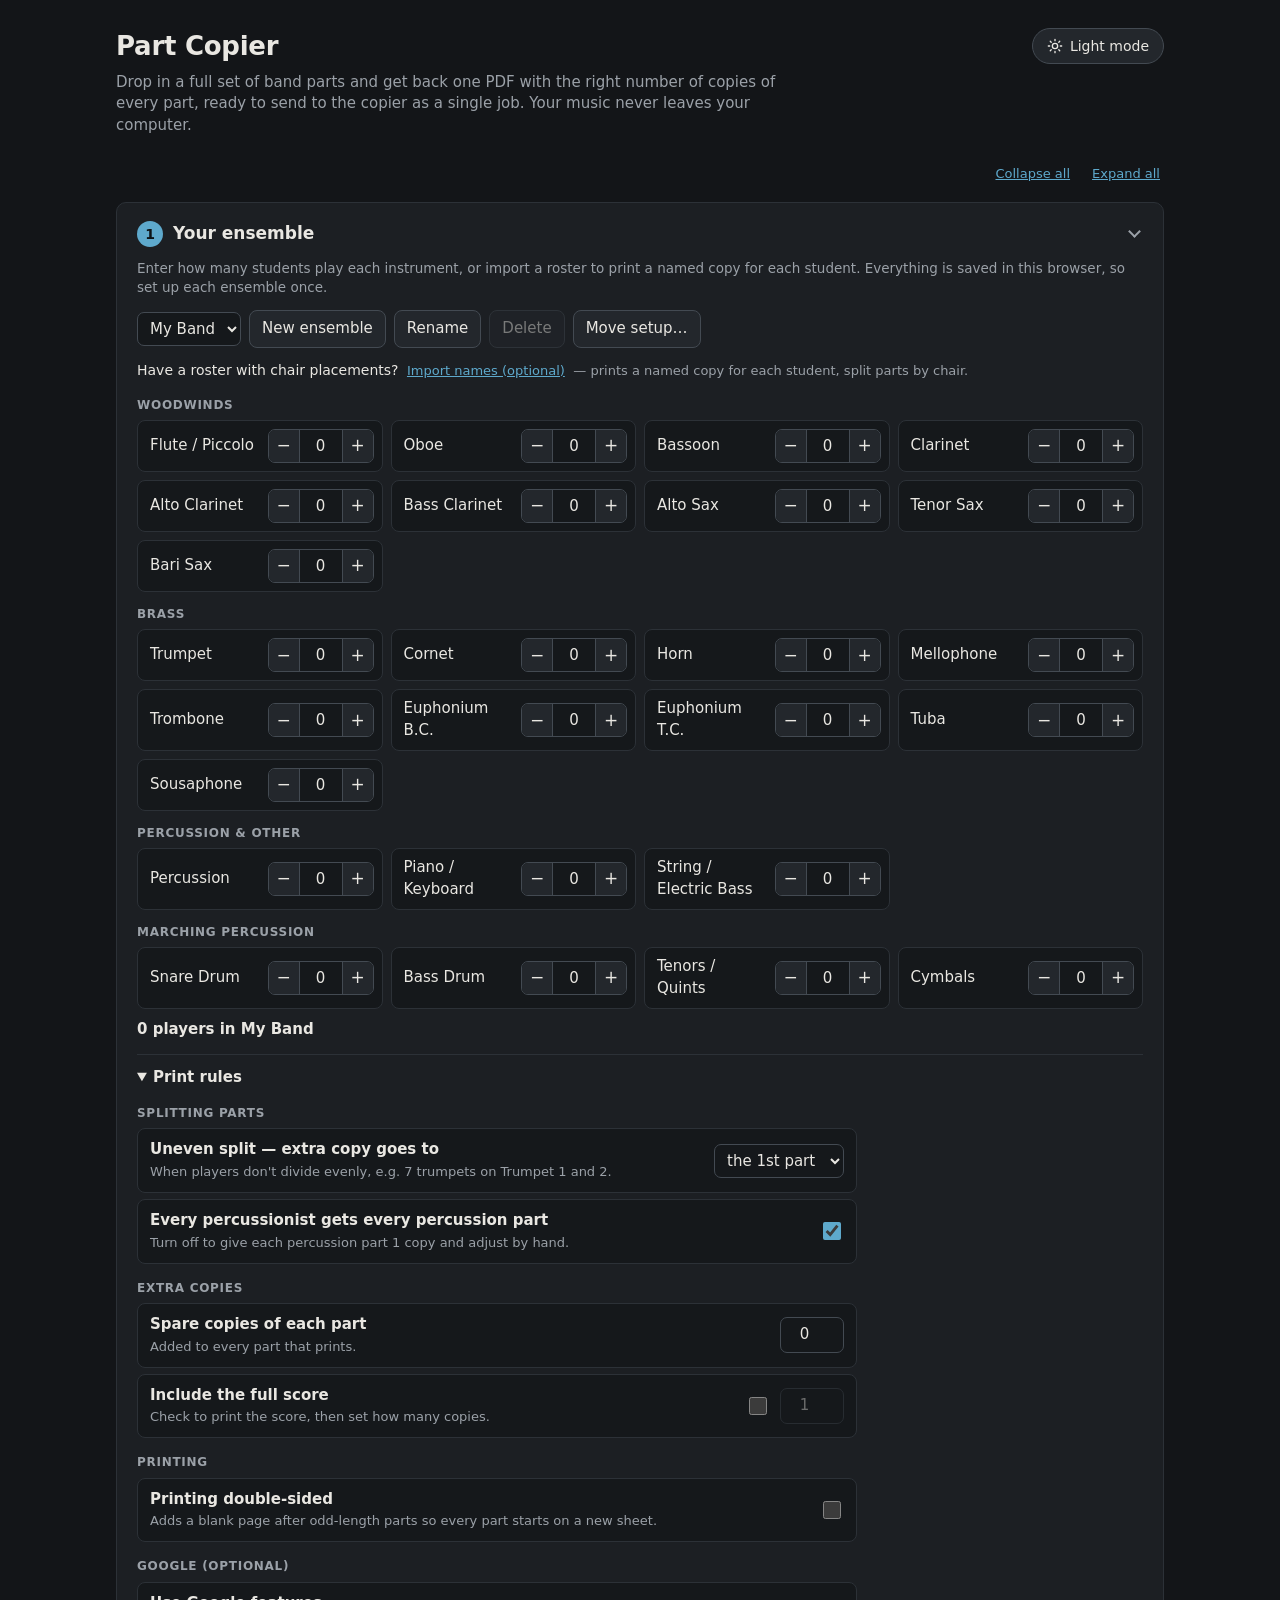
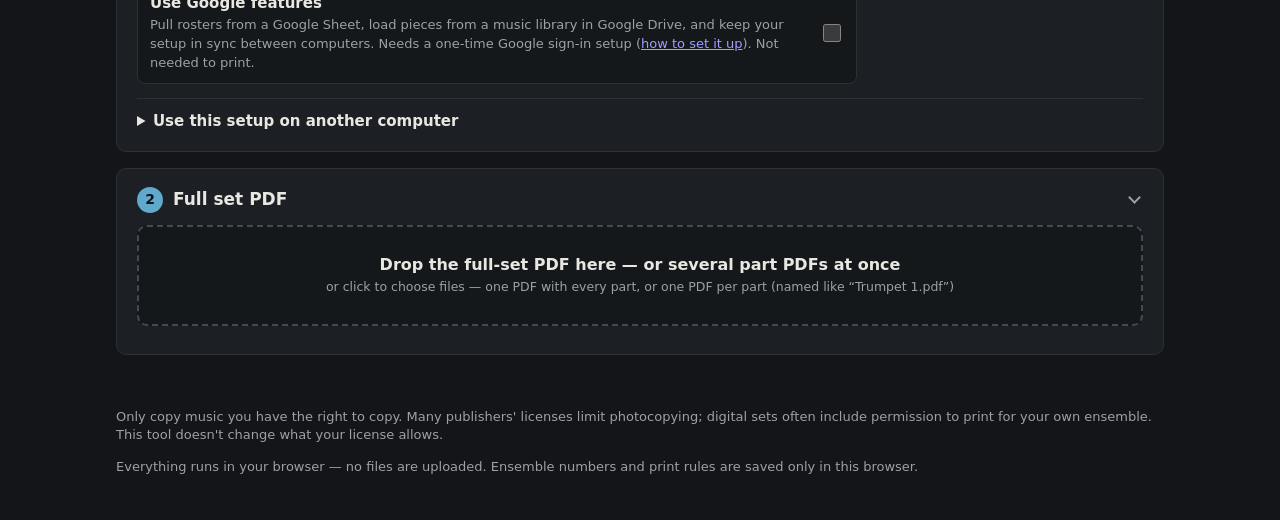
<file: index.html>
<!doctype html>
<!-- Built by build.py from src/. Edit the files in src/, not this one: the next build overwrites it. -->
<html lang="en">
<head>
<meta charset="utf-8">
<meta name="color-scheme" content="dark light">
<meta name="theme-color" content="#131518">
<script>(function(){var t="dark";try{t=localStorage.getItem("partCopier.theme")||"dark";}catch(e){}document.documentElement.setAttribute("data-theme",t==="light"?"light":"dark");})();</script>
<meta name="viewport" content="width=device-width, initial-scale=1">
<title>Part Copier</title>
<meta name="description" content="Turn a full set of band parts into one print-ready PDF with the right number of copies of each part.">
<style>
:root{
  color-scheme:dark;
  --ink:#e9e7e2; --muted:#9ba1a8; --paper:#131518; --card:#1c1f23; --field:#15181b; --raised:#23272c;
  --line:#2c3137; --line-strong:#434a52;
  --accent:#5ea9cc; --accent-ink:#0d1316; --accent-soft:#1a3240;
  --warn:#f1c76c; --warn-soft:#332a14; --ok:#8fd3a0; --ok-soft:#1a3022;
  --band-a:#5ea9cc; --band-b:#e3925a; --dim:#6c737b; --hover:#2c3137; --edited-bg:#2e2117;
  --radius:10px; --font:system-ui,-apple-system,"Segoe UI",Roboto,Helvetica,Arial,sans-serif;
}
:root[data-theme="light"]{
  color-scheme:light;
  --ink:#1d1c1a; --muted:#6a655c; --paper:#f6f4ef; --card:#ffffff; --field:#fbfaf7; --raised:#ffffff;
  --line:#e2ddd2; --line-strong:#cfc8ba;
  --accent:#1f5a73; --accent-ink:#ffffff; --accent-soft:#e4eef3;
  --warn:#7a4f00; --warn-soft:#fbf1d8; --ok:#2c6a3a; --ok-soft:#e5f2e6;
  --band-a:#1f5a73; --band-b:#b0612a; --dim:#a39e94; --hover:#f2efe8; --edited-bg:#fff6ef;
}
*{box-sizing:border-box}
html,body{margin:0}
body{font-family:var(--font);color:var(--ink);background:var(--paper);line-height:1.45;font-size:15px}
header{padding:28px 16px 8px;max-width:1080px;margin:0 auto;display:flex;justify-content:space-between;align-items:flex-start;gap:16px}
.theme-toggle{display:inline-flex;align-items:center;gap:7px;flex:none;border-radius:999px;padding:7px 14px;font-size:14px}
.theme-toggle svg{width:16px;height:16px;fill:none;stroke:currentColor;stroke-width:2;stroke-linecap:round;stroke-linejoin:round}
header h1{margin:0;font-size:26px;letter-spacing:-.01em}
header p{margin:6px 0 0;color:var(--muted);max-width:680px}
main{max-width:1080px;margin:0 auto;padding:8px 16px 40px}
section.card{background:var(--card);border:1px solid var(--line);border-radius:var(--radius);padding:18px 20px;margin-top:16px}
h2{font-size:17px;margin:0 0 12px;display:flex;align-items:center;gap:10px}
h2.fold{cursor:pointer;user-select:none;margin:-6px -8px 6px;padding:6px 8px;border-radius:8px}
h2.fold:hover{background:var(--field)}
h2.fold:focus-visible{outline:2px solid var(--accent);outline-offset:1px}
h2.fold .sum{flex:1;min-width:0;font-size:13.5px;font-weight:400;color:var(--muted);text-align:right;white-space:nowrap;overflow:hidden;text-overflow:ellipsis;opacity:0;transition:opacity .15s}
h2.fold .chev{width:9px;height:9px;flex:none;border-right:2px solid var(--muted);border-bottom:2px solid var(--muted);transform:rotate(45deg);margin:0 4px 4px 0;transition:transform .15s}
section.card.collapsed{padding-top:12px;padding-bottom:12px}
section.card.collapsed > :not(h2.fold){display:none !important}
section.card.collapsed h2.fold{margin-bottom:-6px}
section.card.collapsed h2.fold .sum{opacity:1}
h2.fold .quick{display:none;flex:none;max-width:45%;font-size:13.5px;font-weight:500;padding:4px 28px 4px 10px;cursor:pointer}
section.card.collapsed h2.fold .quick{display:block}
@media (max-width:560px){ section.card.collapsed #sum1{display:none} h2.fold .quick{max-width:55%;margin-left:auto} }
section.card.collapsed h2.fold .chev{transform:rotate(-45deg);margin:0 6px 0 0}
.fold-bar{display:flex;justify-content:flex-end;gap:14px;margin-top:10px;font-size:13px}
.to-print{position:fixed;right:18px;bottom:18px;z-index:40;box-shadow:0 6px 20px rgba(0,0,0,.35)}
.to-print[hidden]{display:none}
h2 .n{display:inline-grid;place-items:center;width:26px;height:26px;border-radius:50%;background:var(--accent);color:var(--accent-ink);font-size:14px;font-weight:700;flex:none}
.hint{color:var(--muted);font-size:13.5px;margin:0 0 12px}
.row{display:flex;flex-wrap:wrap;gap:8px;align-items:center}
button,select,input{font:inherit;color:inherit}
button{border:1px solid var(--line-strong);background:var(--raised);border-radius:8px;padding:7px 12px;cursor:pointer}
button:hover{background:var(--hover)}
button.primary{background:var(--accent);border-color:var(--accent);color:var(--accent-ink);font-weight:600;padding:10px 18px}
button.primary:hover{filter:brightness(1.1)}
button:disabled{opacity:.45;cursor:not-allowed}
button.link{border:none;background:none;color:var(--accent);padding:2px 4px;text-decoration:underline;font-size:13px}
select,input[type=text],input[type=number]{border:1px solid var(--line-strong);border-radius:7px;padding:6px 8px;background:var(--field)}
input:focus,select:focus,button:focus-visible{outline:2px solid var(--accent);outline-offset:1px}
input[type=checkbox]{accent-color:var(--accent);width:16px;height:16px}
input[type=number]{width:64px;text-align:center}
.roster-mini{margin:12px 0 0;font-size:14px;color:var(--text)}
.roster-mini .g{color:var(--muted);font-size:13px}
.roster-card{margin-top:14px;border:1px solid var(--line);border-radius:8px;background:var(--field);padding:12px 14px}
.roster-card.has{border-color:var(--accent)}
.roster-head{display:flex;justify-content:space-between;align-items:center;gap:12px;flex-wrap:wrap}
.roster-head .t{display:flex;flex-direction:column;gap:2px}
.roster-head .t span{font-size:13px;color:var(--muted)}
.roster-import{margin-top:12px}
.roster-import textarea{width:100%;min-height:150px;font:13px/1.4 ui-monospace,SFMono-Regular,Menlo,Consolas,monospace;color:inherit;background:var(--paper);border:1px solid var(--line-strong);border-radius:7px;padding:8px}
.roster-import ol{margin:6px 0 10px;padding-left:20px;font-size:13.5px;color:var(--muted)}
.roster-notes{margin:10px 0 0;padding:0;list-style:none;font-size:13px}
.roster-notes li{padding:6px 10px;border-radius:6px;background:var(--warn-soft);color:var(--warn);margin-top:4px}
.roster-msg{font-size:13.5px;margin-top:8px}
.roster-msg.err{color:var(--warn)}
.chk{display:inline-flex;align-items:center;gap:8px;cursor:pointer}
.names{font-size:12.5px;color:var(--ink);margin-top:3px;opacity:.85}
.tiles.locked .stepper{border-color:transparent;background:transparent}
.tiles.locked .stepper button{display:none}
.tiles.locked .stepper input{border:none;background:transparent;color:var(--ink);opacity:1}
.clean-preview{display:grid;grid-template-columns:1fr 1fr;gap:12px;margin-top:12px;max-width:720px}
.clean-preview figure{margin:0}
.clean-preview figcaption{font-size:12px;font-weight:700;letter-spacing:.06em;text-transform:uppercase;color:var(--muted);margin-bottom:4px}
.clean-preview canvas{width:100%;display:block;background:#fff;border:1px solid var(--line)}
input[type=range]{accent-color:var(--accent)}
.merge-list{margin:8px 0 0;padding:0;list-style:none;max-width:720px}
.merge-list li{display:flex;align-items:center;gap:10px;padding:6px 8px 6px 12px;border:1px solid var(--line);border-radius:8px;background:var(--field);margin-top:5px}
.merge-list .mi-num{color:var(--muted);font-size:12.5px;width:22px;text-align:right;flex:none}
.merge-list .mi-name{flex:1;min-width:0;overflow:hidden;text-overflow:ellipsis;white-space:nowrap}
.merge-list .mi-meta{color:var(--muted);font-size:12.5px;flex:none}
.merge-list .mi-meta.unk{color:var(--warn)}
.merge-list button{padding:3px 9px;font-size:13px}
.review-grid{display:grid;grid-template-columns:repeat(auto-fill,minmax(230px,1fr));gap:12px;margin-top:4px}
.rv{border:1px solid var(--line);border-radius:10px;background:var(--field);overflow:hidden;cursor:pointer;display:flex;flex-direction:column}
.rv:hover{border-color:var(--line-strong)}
.rv.warn{border-color:var(--warn);box-shadow:0 0 0 1px var(--warn) inset}
.rv .shot{background:#fff;aspect-ratio:560/235;overflow:hidden;border-bottom:1px solid var(--line);position:relative}
.rv .zoom{position:absolute;right:6px;bottom:6px;padding:2px 8px;font-size:12px;border-radius:6px;opacity:.85}
.lightbox{position:fixed;inset:0;background:rgba(0,0,0,.72);display:grid;place-items:center;z-index:50;padding:16px}
.lightbox img{max-width:min(860px,100%);max-height:calc(100vh - 80px);background:#fff;border-radius:6px;box-shadow:0 10px 40px rgba(0,0,0,.5)}
.lightbox .cap{color:#fff;margin-top:8px;text-align:center;font-size:14px}
.rv .shot img{width:100%;display:block;min-height:100%;position:relative;z-index:1}
.rv .shot::before{content:"Loading preview…";position:absolute;left:10px;top:10px;font-size:12px;color:#888;z-index:0}
.rv .zoom{z-index:2}
.rv .meta{padding:8px 10px;display:flex;flex-direction:column;gap:3px}
.rv .meta b{font-size:14px}
.rv .meta .ln{display:flex;justify-content:space-between;gap:8px;font-size:13px;color:var(--muted)}
.rv .meta .cp{font-weight:700;color:var(--ink)}
.rv .meta .who{font-size:12px;color:var(--muted);display:-webkit-box;-webkit-line-clamp:2;-webkit-box-orient:vertical;overflow:hidden}
.rv .meta .flag{font-size:12px;color:var(--warn)}
tr.jump td{animation:jump 1.6s ease-out}
@keyframes jump{0%{background:var(--accent-soft)}100%{background:transparent}}
.seg{display:inline-flex;flex-wrap:wrap;gap:4px;padding:4px;border:1px solid var(--line);border-radius:10px;background:var(--field);margin:0 0 12px}
.seg label{display:flex;align-items:center;gap:6px;padding:6px 12px;border-radius:7px;cursor:pointer}
.seg label:has(input:checked){background:var(--accent-soft);color:var(--accent);font-weight:600}
.seg input{accent-color:var(--accent)}
.rv.sel{border-color:var(--accent);box-shadow:0 0 0 1px var(--accent) inset}
.rv.off{opacity:.72}
.rp{padding:0 10px 10px;display:flex;flex-direction:column;gap:6px;cursor:default}
.rp .chips{display:flex;flex-wrap:wrap;gap:4px}
.rp .chip{display:inline-flex;align-items:center;gap:4px;font-size:12.5px;padding:2px 8px;border:1px solid var(--line-strong);border-radius:999px;cursor:pointer}
.rp .chip:has(input:checked){border-color:var(--accent);background:var(--accent-soft);color:var(--accent)}
.rp .chip input{width:13px;height:13px;margin:0}
.rp .n{display:flex;align-items:center;justify-content:space-between;gap:8px;font-size:13px}
.rp input[type=number]{width:56px}
td .link.rep{display:block;padding:2px 0;margin-top:2px;font-size:12.5px}
.sheet-link{margin-top:10px}
.sheet-link.on{padding-top:10px;border-top:1px solid var(--line)}
.sheet-link .fld{display:flex;flex-direction:column;gap:4px;font-size:13px;color:var(--muted);margin:8px 0}
.sheet-link .fld input{font-size:14px}
.sheet-link select{max-width:100%;min-width:0}
.perc-box{margin-top:16px;padding-top:14px;border-top:1px solid var(--line)}
.perc-grid th,.perc-grid td{text-align:center;padding:6px 8px;white-space:nowrap}
.perc-grid th:first-child,.perc-grid td:first-child{text-align:left}
.perc-grid th{font-size:12.5px;font-weight:600;color:var(--muted)}
.perc-grid td.cnt{color:var(--muted);font-size:12.5px}
.perc-grid input{width:18px;height:18px;accent-color:var(--accent);cursor:pointer}
.perc-grid tr.none td:first-child{color:var(--warn)}
.preflight{margin-top:14px;border:1px solid var(--warn);border-radius:10px;padding:12px 14px;background:color-mix(in srgb, var(--warn) 10%, transparent)}
.preflight b.h{display:block;margin-bottom:6px;color:var(--warn)}
.preflight ul{margin:0 0 8px;padding-left:20px}
.preflight li{margin:3px 0}
.preflight li .why{color:var(--muted);font-size:13px}
.preflight .ack{display:flex;gap:8px;align-items:center;font-weight:600}
.preflight .mute{font-size:12.5px;margin-left:6px}
.lib-list{list-style:none;margin:6px 0 0;padding:0;max-width:720px}
.lib-list li{display:flex;align-items:center;gap:10px;padding:8px 10px 8px 12px;border:1px solid var(--line);border-radius:8px;background:var(--field);margin-top:6px}
.lib-list .ln{flex:1;min-width:0}
.ml-list{list-style:none;margin:8px 0 0;padding:0;max-width:720px;max-height:340px;overflow:auto}
.ml-list li{margin-top:4px}
.log-list{list-style:none;margin:8px 0;padding:0;max-width:720px;max-height:300px;overflow:auto;font-size:14px}
.log-list li{padding:4px 0;border-bottom:1px solid var(--line)}
.log-list .g,#logBox summary .g{color:var(--muted);font-weight:normal}
#syncAuto{flex-wrap:wrap}
.ml-list button{width:100%;text-align:left;padding:8px 10px;border:1px solid var(--line);border-radius:8px;background:var(--field);color:inherit;font:inherit;cursor:pointer}
.ml-list button:hover{border-color:var(--accent)}
.ml-list .g{opacity:.7;font-size:13px;margin-left:6px}
.ml-banner{margin-top:12px;padding:10px 12px;border:1px solid var(--accent);border-radius:8px;display:flex;gap:10px;align-items:center;flex-wrap:wrap}
.lib-list .ln b{display:block;white-space:nowrap;overflow:hidden;text-overflow:ellipsis}
.lib-list .ln span{font-size:12.5px;color:var(--muted)}
.lib-list button{padding:5px 10px;font-size:13px}
.keep{margin-top:18px;border-top:1px solid var(--line);padding-top:6px}
.sec{margin-top:14px}
.sec-title{font-size:12px;font-weight:700;letter-spacing:.06em;text-transform:uppercase;color:var(--muted);margin-bottom:6px}
.tiles{display:grid;grid-template-columns:repeat(auto-fill,minmax(232px,1fr));gap:8px}
.tile{display:flex;justify-content:space-between;align-items:center;gap:10px;padding:8px 8px 8px 12px;border:1px solid var(--line);border-radius:8px;background:var(--field);transition:border-color .12s}
.tile.on{border-color:var(--accent);box-shadow:inset 3px 0 0 var(--accent)}
.tile:focus-within{border-color:var(--accent)}
.tile-name{font-weight:500;cursor:pointer;min-width:0}
.stepper{display:flex;align-items:center;flex:none;border:1px solid var(--line-strong);border-radius:7px;overflow:hidden;background:var(--field)}
.stepper button{border:none;border-radius:0;background:var(--raised);width:30px;height:32px;padding:0;font-size:17px;line-height:1}
.stepper button:hover{background:var(--hover)}
.stepper input[type=number]{border:none;border-left:1px solid var(--line-strong);border-right:1px solid var(--line-strong);border-radius:0;width:44px;height:32px;padding:0;-moz-appearance:textfield}
.stepper input::-webkit-outer-spin-button,.stepper input::-webkit-inner-spin-button{-webkit-appearance:none;margin:0}
.total{margin-top:10px;font-weight:600}
details.settings{margin-top:14px;border-top:1px solid var(--line);padding-top:12px}
details.settings summary{cursor:pointer;font-weight:600}
.rules{max-width:720px;margin-top:6px}
.rules-group{font-size:12px;font-weight:700;letter-spacing:.06em;text-transform:uppercase;color:var(--muted);margin:16px 0 4px}
.rule{display:flex;justify-content:space-between;align-items:center;gap:20px;padding:10px 12px;border:1px solid var(--line);border-radius:8px;margin-top:6px;background:var(--field)}
.rule.clickable,.rule .clickable{cursor:pointer}
.rule.clickable:hover{border-color:var(--line-strong)}
.rule-text{display:flex;flex-direction:column;gap:2px;min-width:0}
.rule-text b{font-weight:600}
.rule-text span{font-size:13px;color:var(--muted)}
.rule-ctl{display:flex;align-items:center;gap:10px;flex:none}
.rule-ctl input[type=checkbox]{width:18px;height:18px}
input:disabled,select:disabled{opacity:.4;cursor:not-allowed}
.drop{display:block;border:2px dashed var(--line-strong);border-radius:var(--radius);padding:26px;text-align:center;background:var(--field);cursor:pointer}
.drop:hover{border-color:var(--accent)}
.drop.over{border-color:var(--accent);background:var(--accent-soft)}
.drop strong{display:block;font-size:16px}
.status{margin-top:10px;color:var(--muted);font-size:14px;white-space:pre-line}
.notice{border-radius:8px;padding:10px 12px;margin:0 0 12px;font-size:14px}
.notice.warn{background:var(--warn-soft);color:var(--warn)}
.notice.ok{background:var(--ok-soft);color:var(--ok)}
.notice.info{background:var(--accent-soft);color:var(--accent)}
table{width:100%;border-collapse:collapse;font-size:14px}
th{text-align:left;font-weight:600;color:var(--muted);font-size:12.5px;text-transform:uppercase;letter-spacing:.03em;border-bottom:1px solid var(--line-strong);padding:6px}
td{border-bottom:1px solid var(--line);padding:6px;vertical-align:middle}
td input[type=text]{width:100%;min-width:140px}
tr.zero td{color:var(--dim)}
tr.zero td input,tr.zero td select{color:var(--dim)}
tr.flag td{background:var(--warn-soft)}
.sw{display:inline-block;width:10px;height:10px;border-radius:2px;margin-right:6px;vertical-align:middle}
.note{font-size:12.5px;color:var(--muted)}
.copies{display:flex;align-items:center;gap:4px}
.copies input.edited{border-color:var(--band-b);background:var(--edited-bg)}
.missing{margin:0 0 12px;padding:0;list-style:none}
.missing li{display:flex;flex-wrap:wrap;gap:8px;align-items:center;padding:8px 10px;background:var(--warn-soft);border-radius:8px;margin-bottom:6px;color:var(--warn);font-size:14px}
.missing li select{color:var(--ink)}
.pages{display:grid;grid-template-columns:repeat(auto-fill,minmax(118px,1fr));gap:10px;margin-top:12px}
.pg{border:3px solid transparent;border-radius:8px;background:var(--field);padding:5px;font-size:12px;position:relative}
.pg canvas{width:100%;display:block;background:#fff;border:1px solid var(--line);min-height:120px}
.pg .meta{display:flex;justify-content:space-between;align-items:center;margin-top:4px;gap:4px;color:var(--muted)}
.pg .lbl{font-weight:600;font-size:11.5px;white-space:nowrap;overflow:hidden;text-overflow:ellipsis;margin-top:3px;min-height:15px}
.pg label{display:flex;gap:4px;align-items:center;cursor:pointer}
.stats{display:flex;flex-wrap:wrap;gap:12px;margin-bottom:14px}
.stat{background:var(--field);border:1px solid var(--line);border-radius:8px;padding:10px 14px;min-width:140px}
.stat b{display:block;font-size:22px}
.stat span{color:var(--muted);font-size:13px}
.table-wrap{overflow-x:auto}
footer{max-width:1080px;margin:0 auto;padding:0 16px 30px;color:var(--muted);font-size:13px}
.progress{height:6px;background:var(--line);border-radius:4px;overflow:hidden;margin-top:10px}
.progress div{height:100%;width:0;background:var(--accent);transition:width .15s}
[hidden]{display:none!important}
@media (max-width:640px){header h1{font-size:22px} section.card{padding:14px} input[type=number]{width:56px}}
</style>
</head>
<body>
<header>
  <div>
    <h1>Part Copier</h1>
    <p>Drop in a full set of band parts and get back one PDF with the right number of copies of every part, ready to send to the copier as a single job. Your music never leaves your computer.</p>
  </div>
  <button class="theme-toggle" id="themeToggle" type="button"></button>
</header>

<main>
  <div class="fold-bar"><button type="button" class="link" id="foldAll">Collapse all</button><button type="button" class="link" id="unfoldAll">Expand all</button></div>
  <section class="card" id="s1">
    <h2 class="fold" data-fold="s1" role="button" tabindex="0" aria-expanded="true"><span class="n">1</span>Your ensemble<span class="sum" id="sum1"></span><select id="ensQuick" class="quick" aria-label="Switch ensemble"></select><span class="chev" aria-hidden="true"></span></h2>
    <p class="hint" id="ensHint">Enter how many students play each instrument, or import a roster to print a named copy for each student. Everything is saved in this browser, so set up each ensemble once.</p>
    <div class="row">
      <select id="ensSelect" aria-label="Ensemble"></select>
      <button id="ensNew">New ensemble</button>
      <button id="ensRename">Rename</button>
      <button id="ensDelete">Delete</button>
      <button id="ensMove" title="Save this setup to a file, or load one from another computer">Move setup…</button>
    </div>
    <div id="rosterBox"></div>
    <div id="countGrid"></div>
    <div class="total" id="countTotal"></div>

    <details class="settings" id="settingsBox">
      <summary>Print rules</summary>
      <div class="rules">
        <div class="rules-group">Splitting parts</div>
        <div class="rule">
          <div class="rule-text"><b>Uneven split — extra copy goes to</b><span>When players don't divide evenly, e.g. 7 trumpets on Trumpet 1 and 2.</span></div>
          <div class="rule-ctl"><select id="setOdd"><option value="first">the 1st part</option><option value="last">the last part</option></select></div>
        </div>
        <label class="rule clickable">
          <div class="rule-text"><b>Every percussionist gets every percussion part</b><span>Turn off to give each percussion part 1 copy and adjust by hand.</span></div>
          <div class="rule-ctl"><input type="checkbox" id="setPerc"></div>
        </label>

        <div class="rules-group">Extra copies</div>
        <div class="rule">
          <div class="rule-text"><b>Spare copies of each part</b><span>Added to every part that prints.</span></div>
          <div class="rule-ctl"><input type="number" id="setSpares" min="0" max="20"></div>
        </div>
        <div class="rule">
          <label class="rule-text clickable" for="setScore"><b>Include the full score</b><span>Check to print the score, then set how many copies.</span></label>
          <div class="rule-ctl"><input type="checkbox" id="setScore" aria-label="Include the full score"><input type="number" id="setScoreCopies" min="1" max="20" aria-label="Score copies"></div>
        </div>

        <div class="rules-group">Printing</div>
        <label class="rule clickable">
          <div class="rule-text"><b>Printing double-sided</b><span>Adds a blank page after odd-length parts so every part starts on a new sheet.</span></div>
          <div class="rule-ctl"><input type="checkbox" id="setDuplex"></div>
        </label>

        <div class="rules-group">Google (optional)</div>
        <label class="rule clickable" id="googleRule">
          <div class="rule-text"><b>Use Google features</b><span id="googleHint">Pull rosters from a Google Sheet, load pieces from a music library in Google Drive, and keep your setup in sync between computers. Needs a one-time Google sign-in setup (<a href="https://github.com/artificialfear/part-copier#setting-up-google-sign-in-once-about-15-minutes" target="_blank" rel="noopener">how to set it up</a>). Not needed to print.</span></div>
          <div class="rule-ctl"><input type="checkbox" id="setGoogle"></div>
        </label>
      </div>
    </details>

    <details class="settings" id="syncBox">
      <summary>Use this setup on another computer</summary>
      <p class="hint" style="margin-top:8px" id="syncHint"></p>
      <div class="rules">
        <div class="rule" id="syncAuto"></div>
        <div class="status" id="syncAutoMsg" style="margin:0 0 6px"></div>
        <div class="rule">
          <div class="rule-text"><b>Save setup file</b><span>Your ensembles, counts, print rules and scan-cleanup settings.</span></div>
          <div class="rule-ctl"><label class="chk" title="Rosters contain student names"><input type="checkbox" id="syncRosters" checked> Include rosters</label><button type="button" id="syncSave">Save</button></div>
        </div>
        <div class="rule">
          <div class="rule-text"><b>Load setup file</b><span>Adds the file's ensembles here (same-named ones are replaced) and uses its print rules.</span></div>
          <div class="rule-ctl"><label class="link" style="cursor:pointer;color:var(--accent);text-decoration:underline;font-size:14px">Choose file<input type="file" id="syncLoad" accept=".json,application/json" hidden></label></div>
        </div>
      </div>
      <p class="note" style="margin:8px 0 0">A file with rosters contains student names — keep it in your school account, not a shared folder.</p>
      <div class="status" id="syncStatus"></div>
    </details>
  </section>

  <section class="card" id="s2">
    <h2 class="fold" data-fold="s2" role="button" tabindex="0" aria-expanded="true"><span class="n">2</span>Full set PDF<span class="sum" id="sum2"></span><span class="chev" aria-hidden="true"></span></h2>
    <label class="drop" id="drop">
      <strong>Drop the full-set PDF here — or several part PDFs at once</strong>
      <span class="note">or click to choose files — one PDF with every part, or one PDF per part (named like “Trumpet 1.pdf”)</span>
      <input type="file" id="file" accept="application/pdf,.pdf" multiple hidden>
    </label>
    <div class="status" id="loadStatus"></div>
    <div id="mlBox"></div>
    <div id="libBox" hidden>
      <div class="rules-group" style="margin-top:14px">Your saved pieces</div>
      <ul class="lib-list" id="libList"></ul>
    </div>
    <div class="progress" id="progress" hidden><div></div></div>

    <details class="settings" id="mergeBox" hidden>
      <summary id="mergeSummary">Merged files</summary>
      <p class="hint" style="margin-top:8px">Each file is one part, sorted into score order. Use the arrows if anything is out of place, or remove a file you don't need.</p>
      <ol class="merge-list" id="mergeList"></ol>
      <div class="row" style="margin-top:8px"><button type="button" id="mergeDownload">Download merged full set</button></div>
    </details>

    <details class="settings" id="cleanBox" hidden>
      <summary>Clean up a scanned set</summary>
      <p class="hint" style="margin-top:8px">For PDFs made on a copier or phone. Straightens crooked pages, turns grey paper white, removes scanner shadows and blank pages, and fits 9×12 parts onto letter paper. Clean up <b>before</b> marking parts in the page map — removing blank pages renumbers them.</p>
      <div class="rules">
        <label class="rule clickable"><div class="rule-text"><b>Straighten crooked pages</b><span>Lines up the staves with the page edge.</span></div><div class="rule-ctl"><input type="checkbox" id="clDeskew"></div></label>
        <div class="rule"><div class="rule-text"><b>Color</b><span>Black &amp; white is crispest and makes the smallest files; grayscale keeps faint pencil marks.</span></div>
          <div class="rule-ctl"><select id="clMode"><option value="bw">Black &amp; white</option><option value="gray">Grayscale</option></select></div></div>
        <div class="rule"><div class="rule-text"><b>Darkness</b><span>Raise it if notes or staff lines come out broken; lower it if the paper looks speckled.</span></div>
          <div class="rule-ctl"><input type="range" id="clDark" min="-40" max="40" step="5" style="width:140px"><span id="clDarkVal" class="note" style="width:28px;text-align:right"></span></div></div>
        <label class="rule clickable"><div class="rule-text"><b>Remove dark scanner edges</b><span>Only for scans with black shadows or bands along the edges (e.g. scanned on the glass with the lid up). Leave off otherwise — it can nibble music that touches the edge.</span></div><div class="rule-ctl"><input type="checkbox" id="clEdges"></div></label>
        <label class="rule clickable"><div class="rule-text"><b>Remove blank pages</b><span>Drops empty backs of single-sided parts scanned two-sided.</span></div><div class="rule-ctl"><input type="checkbox" id="clBlanks"></div></label>
        <div class="rule"><div class="rule-text"><b>Page size</b><span>Fit to letter trims the empty margins, then scales the music to fill an 8.5×11 page so nothing gets cut off.</span></div>
          <div class="rule-ctl"><select id="clFit"><option value="letter">Fit to letter (8.5×11)</option><option value="keep">Keep original size</option></select></div></div>
        <div class="rule"><div class="rule-text"><b>Quality</b><span>300 dpi is sharpest; 200 dpi makes smaller files and works faster.</span></div>
          <div class="rule-ctl"><select id="clDpi"><option value="300">300 dpi</option><option value="200">200 dpi</option></select></div></div>
      </div>
      <div class="row" style="margin-top:12px">
        <span class="note">Preview page</span><input type="number" id="clPreviewPage" min="1" value="1">
        <button type="button" id="clPreview">Preview</button>
        <button type="button" class="primary" id="clRun">Clean up all pages</button>
      </div>
      <div class="clean-preview" id="clPreviewBox" hidden>
        <figure><figcaption>Before</figcaption><canvas id="clBefore"></canvas></figure>
        <figure><figcaption>After</figcaption><canvas id="clAfter"></canvas></figure>
      </div>
      <div class="status" id="cleanStatus"></div>
      <div class="row" id="cleanActions" hidden style="margin-top:8px">
        <button type="button" id="clDownload">Download cleaned PDF</button>
        <button type="button" id="clUndo">Use the original instead</button>
      </div>
    </details>
  </section>

  <section class="card" id="s3" hidden>
    <h2 class="fold" data-fold="s3" role="button" tabindex="0" aria-expanded="true"><span class="n">3</span>Check the parts<span class="sum" id="sum3"></span><span class="chev" aria-hidden="true"></span></h2>
    <div class="notice info" id="ocrStatus" hidden></div>
    <div id="scanNotice"></div>
    <ul class="missing" id="missing"></ul>
    <input type="file" id="replaceFile" accept="application/pdf,.pdf" hidden>
    <div class="table-wrap">
      <table>
        <thead><tr><th>Pages</th><th>Part name</th><th>Instrument</th><th>Copies</th><th>Why</th></tr></thead>
        <tbody id="partRows"></tbody>
      </table>
    </div>
    <div class="row" style="margin-top:10px">
      <button class="link" id="resetOverrides">Reset all hand-edited copy counts</button>
    </div>
    <div id="percBox" class="perc-box" hidden>
      <div class="rules-group">Who plays which percussion part</div>
      <p class="hint" style="margin:0 0 8px">Tick the parts each student plays in this piece — they only get copies of those. Untouched, every percussionist gets every part. Saved for this piece and ensemble in this browser.</p>
      <div class="table-wrap"><table class="perc-grid" id="percGrid"></table></div>
      <div class="row" style="margin-top:8px">
        <button type="button" class="link" id="percAll">Everyone plays everything</button>
        <button type="button" class="link" id="percSpread">Spread the parts out (one each, round-robin)</button>
        <button type="button" class="link" id="percNone">Clear all</button>
      </div>
      <p class="note" id="percNote"></p>
    </div>
    <details id="mapBox" style="margin-top:14px">
      <summary style="cursor:pointer;font-weight:600">Page map — fix where parts start</summary>
      <p class="hint" style="margin-top:8px">Each box is a page. Check “start” on the first page of every part; pages after it belong to that part until the next checked page. Colors alternate so you can see where each part begins and ends.</p>
      <div class="pages" id="pages"></div>
    </details>
  </section>
  <button type="button" class="primary to-print" id="toPrint" hidden>Go to print ↓</button>

  <section class="card" id="s4" hidden>
    <h2 class="fold" data-fold="s4" role="button" tabindex="0" aria-expanded="true"><span class="n">4</span>Review &amp; print<span class="sum" id="sum4"></span><span class="chev" aria-hidden="true"></span></h2>
    <div class="seg" id="printMode" role="radiogroup" aria-label="What to print">
      <label><input type="radio" name="pmode" value="all" checked> Print the whole set</label>
      <label><input type="radio" name="pmode" value="some"> Reprint only some parts <span class="note">(lost music)</span></label>
    </div>
    <p class="hint" id="reviewHint">The top of the first page of every part that will print, with its copies and students. Anything highlighted needs a look — click a part to jump to it in the list.</p>
    <div class="review-grid" id="review"></div>
    <p class="note" id="reviewSkip"></p>
    <div id="preflight" class="preflight" hidden></div>
    <div class="stats" id="stats" style="margin-top:14px"></div>
    <div class="row">
      <input type="text" id="outName" style="flex:1;min-width:240px" aria-label="File name">
      <button class="primary" id="buildBtn">Download print PDF</button>
      <button type="button" id="handoutBtn" title="One page listing each part and who gets it, in chair order — for passing out music">Hand-out list</button>
    </div>
    <div class="status" id="buildStatus"></div>
    <details class="settings" id="logBox" hidden></details>

    <div class="keep">
      <div class="rules-group">Keep this piece</div>
      <p class="hint" style="margin:0 0 8px">Save the parts as you've confirmed them, so next time — another ensemble, next year — you just pick the piece and print. Saving also keeps the cleaned-up pages.</p>
      <div class="row">
        <input type="text" id="pieceName" style="flex:1;min-width:200px" aria-label="Piece name" placeholder="Piece name">
        <button type="button" id="pieceSave">Save to my library</button>
        <button type="button" id="pieceExport" title="A PDF with the part list built in — share it with another director or open it on another computer">Download piece file</button>
      </div>
      <div class="status" id="pieceStatus"></div>
    </div>
  </section>
</main>

<footer>
  <p>Only copy music you have the right to copy. Many publishers' licenses limit photocopying; digital sets often include permission to print for your own ensemble. This tool doesn't change what your license allows.</p>
  <p>Everything runs in your browser — no files are uploaded. Ensemble numbers and print rules are saved only in this browser.</p>
</footer>

<script src="lib/pdf.min.js"></script>
<script src="lib/pdf-lib.min.js"></script>
<script>
"use strict";
pdfjsLib.GlobalWorkerOptions.workerSrc = "lib/pdf.worker.min.js";

/* ---------------------------------------------------------------- instruments & detection */
const SECTIONS = [
  ["Woodwinds", [["Flute","Flute / Piccolo"],["Oboe","Oboe"],["Bassoon","Bassoon"],["Clarinet","Clarinet"],
                 ["Alto Clarinet","Alto Clarinet"],["Bass Clarinet","Bass Clarinet"],
                 ["Alto Sax","Alto Sax"],["Tenor Sax","Tenor Sax"],["Bari Sax","Bari Sax"]]],
  ["Brass", [["Trumpet","Trumpet"],["Cornet","Cornet"],["Horn","Horn"],["Mellophone","Mellophone"],["Trombone","Trombone"],
             ["Euphonium BC","Euphonium B.C."],["Euphonium TC","Euphonium T.C."],["Tuba","Tuba"],["Sousaphone","Sousaphone"]]],
  ["Percussion & other", [["Percussion","Percussion"],["Piano","Piano / Keyboard"],["String Bass","String / Electric Bass"]]],
  ["Marching percussion", [["Snare","Snare Drum"],["Bass Drum","Bass Drum"],["Tenors","Tenors / Quints"],["Cymbals","Cymbals"]]]
];
// marching battery: their own parts, but a concert set's "Snare Drum" part still goes to the percussionists
const BATTERY = ["Snare","Bass Drum","Tenors","Cymbals"];
const INSTR = SECTIONS.flatMap(s => s[1]);
const INSTR_IDS = INSTR.map(x => x[0]);
const LABEL = Object.fromEntries(INSTR);
LABEL["Score"] = "Score"; LABEL["Other"] = "Not a part / unknown";
const FAMS = INSTR_IDS.concat(["Score","Other"]);
const SHORT = id => LABEL[id].split(" /")[0].replace(/\s*\(.*\)/, "").toLowerCase();

const RX = [
  [/\b(full\s+)?(conductor|score)\b/, "Score"],
  [/\bpiccolo\b/, "Flute"], [/\bflutes?\b/, "Flute"],
  [/\boboes?\b/, "Oboe"], [/\bbassoons?\b/, "Bassoon"],
  [/\balto\s+clarinet/, "Alto Clarinet"], [/\b(bass|contra(alto|bass)?)\s+clarinet/, "Bass Clarinet"], [/\bclarinets?\b/, "Clarinet"],
  [/\bbari(tone)?\s+sax/, "Bari Sax"], [/\bbari\b/, "Bari Sax"], [/\btenor\s+sax/, "Tenor Sax"], [/\balto\s+sax/, "Alto Sax"], [/\bsaxophones?\b/, "Alto Sax"],
  [/\b(trumpets?|flugelhorns?)\b/, "Trumpet"], [/\bcornets?\b/, "Cornet"],
  [/\b(mellophones?|mellos?)\b/, "Mellophone"],
  [/\bhorns?\b/, "Horn"],
  [/\b(baritone|euphonium)\b[^\n]{0,14}(t\.?\s?c\.?|treble)/, "Euphonium TC"],
  [/\b(baritone|euphonium)\b/, "Euphonium BC"],
  [/\btrombones?\b/, "Trombone"], [/\btubas?\b/, "Tuba"], [/\b(sousaphones?|sousas?)\b/, "Sousaphone"],
  [/\b(snares?|snare drums?|snare line)\b/, "Snare"],
  [/\b(bass drums?|bass line|basses)\b|(^|\n)\s*bass\s*([1-6]|i{1,3}|iv|v)?\s*(\n|$)/, "Bass Drum"],
  [/\b(tenors|tenor drums?|tenor line|quints|quads|quad toms|tri-?toms)\b|(^|\n)\s*tenor\s*(\n|$)/, "Tenors"],
  [/\b(cymbals|cymbal line|crash cymbals|cyms)\b/, "Cymbals"],
  [/\bkeyboard\s+percussion\b/, "Percussion"],
  [/\b(mallets?|bells|glockenspiel|xylophone|marimba|vibraphone|chimes)\b/, "Percussion"],
  [/\btimpani\b/, "Percussion"],
  [/\b(percussion|auxiliary|drum ?set|drums?|front ensemble|pit)\b/, "Percussion"],
  [/\b(piano|keyboard)\b/, "Piano"],
  [/\b(string ?bass|electric bass|bass guitar|upright bass|double bass)\b/, "String Bass"]
];
const norm = t => t.toLowerCase().replace(/♭/g, "b");

/* ---- OCR-tolerant reading of part names (copier OCR mangles letters) */
const OCR_WORDS = ["flute","flutes","piccolo","oboe","bassoon","clarinet","clarinets","saxophone","saxophones","trumpet","trumpets",
  "cornet","horn","horns","trombone","trombones","baritone","euphonium","tuba","percussion","timpani","mallet","mallets","bells",
  "marimba","xylophone","vibraphone","glockenspiel","piano","string","alto","tenor","score","conductor","snare",
  "mellophone","mellophones","sousaphone","sousaphones","snares","tenors","quints","basses",
  // real words that must never be "corrected" into an instrument name
  "drumset","drums","cymbal","cymbals","shaker","bongos","congas","timbales","triangle","tambourine","woodblock","cowbell",
  "arranged","composed","words","music","slowly","moderato","allegro","andante","maestoso","latin","swing","ballad","march",
  "opt","optional","solo","soli","tutti","divisi","mute","muted","open"];
function lev(a, b){
  const m = a.length, n = b.length; let prev = Array.from({ length: n + 1 }, (_, j) => j);
  for (let i = 1; i <= m; i++){
    const cur = [i];
    for (let j = 1; j <= n; j++) cur[j] = Math.min(prev[j] + 1, cur[j-1] + 1, prev[j-1] + (a[i-1] === b[j-1] ? 0 : 1));
    prev = cur;
  }
  return prev[n];
}
function fixWord(tok){
  if (!/[a-z]/i.test(tok)) return tok;
  if (/^\d+(st|nd|rd|th)$/i.test(tok)) return tok;          // "1st" is not "lst"
  if (/^[lI|](st)$/.test(tok)) return "1st";                  // …but OCR often reads "1st" as "lst"
  let t = tok;
  if (/\d/.test(t)) t = t.replace(/0/g, "o").replace(/1/g, "l").replace(/5/g, "s");
  const w = t.toLowerCase().replace(/[^a-z]/g, "");
  if (w.length >= 5 && !OCR_WORDS.includes(w)){
    let best = null, bd = 9;
    for (const k of OCR_WORDS){
      if (Math.abs(k.length - w.length) > 2) continue;
      const d = lev(w, k), lim = k.length >= 7 ? 2 : 1;
      if (d <= lim && d < bd){ bd = d; best = k; }
    }
    if (best) return best;
  }
  // digits swapped for letters only help when that spells a known word
  return /\d/.test(tok) && !OCR_WORDS.includes(w) ? tok : t;
}
function mergeFragments(line){
  const toks = line.split(/\s+/);
  for (let i = 0; i + 1 < toks.length; i++){
    const a = toks[i].toLowerCase().replace(/[^a-z]/g, ""), b = toks[i+1].toLowerCase().replace(/[^a-z]/g, "");
    if (!a || !b || OCR_WORDS.includes(a) || OCR_WORDS.includes(b)) continue;
    const joined = fixWord(a + b);
    if (OCR_WORDS.includes(joined)) toks.splice(i, 2, joined);
  }
  return toks.join(" ");
}
function fixOcr(text){
  return String(text || "").replace(/♭/g, "b").split("\n").map(mergeFragments).map(line => line.split(/\s+/).map(tok => {
    if (!tok) return tok;
    const glued = tok.match(/^([A-Za-z]{4,})(\d)$/);                 // PERCUSSION2 -> percussion 2
    if (glued) return fixWord(glued[1]) + " " + glued[2];
    if (/^[1-4](?!st|nd|rd|th)[a-z]$/i.test(tok)) return tok[0];     // "1e" -> 1
    return fixWord(tok);
  }).join(" ")).join("\n");
}
const CANON = { "Flute":"Flute", "Oboe":"Oboe", "Bassoon":"Bassoon", "Clarinet":"Clarinet", "Alto Clarinet":"Alto Clarinet",
  "Bass Clarinet":"Bass Clarinet", "Alto Sax":"Alto Sax", "Tenor Sax":"Tenor Sax", "Bari Sax":"Bari Sax", "Trumpet":"Trumpet",
  "Cornet":"Cornet", "Horn":"Horn", "Trombone":"Trombone", "Euphonium BC":"Euphonium B.C.", "Euphonium TC":"Euphonium T.C.",
  "Tuba":"Tuba", "Percussion":"Percussion", "Piano":"Piano", "String Bass":"String Bass", "Score":"Score",
  "Mellophone":"Mellophone", "Sousaphone":"Sousaphone", "Snare":"Snare Drum", "Bass Drum":"Bass Drum", "Tenors":"Tenors", "Cymbals":"Cymbals" };
function numText(nums){ return !nums.length ? "" : nums.length === 1 ? " " + nums[0] : nums.length === 2 ? ` ${nums[0]} & ${nums[1]}` : ` ${nums[0]}–${nums[nums.length-1]}`; }
function canonLabel(fam, text){
  const t = norm(fixOcr(stripAlt(text)));
  let base = CANON[fam] || fam;
  if (fam === "Percussion"){
    const mal = t.match(/\b(bells|marimba|xylophone|vibraphone|glockenspiel|chimes)\b/g) || [];
    if (/\b(keyboard percussion|mallet percussion|mallets?)\b/.test(t) || new Set(mal).size > 1) base = "Mallet Percussion";
    else if (mal.length) base = mal[0][0].toUpperCase() + mal[0].slice(1);   // "Bells" and "Chimes" are different parts
    else if (/\btimpani\b/.test(t)) base = "Timpani";
  }
  if ((fam === "Euphonium BC" || fam === "Euphonium TC") && /\bbaritone\b/.test(t) && !/\beuphonium\b/.test(t)) base = fam === "Euphonium BC" ? "Baritone B.C." : "Baritone T.C.";
  if (fam === "Flute" && /\bpiccolo\b/.test(t) && !/\bflute\b/.test(t)) base = "Piccolo";
  if (fam === "Trombone" && /\bbass trombone\b/.test(t)) base = "Bass Trombone";
  if (fam === "Score") return "Score";
  const also = alsoFams(fam, text);
  // "Solo Percussion" is a different part from "Percussion"
  if (/\bsolo\b/.test(t) && t.split(/\s+/).length <= 5) base = "Solo " + base;
  return [base + numText(partNums(text))].concat(also.map(f => CANON[f] || f)).join(" / ");
}

// "(Opt. Flute 2)", "(alt. Horn)" etc. name a substitute, not the part
const stripAlt = t => String(t || "").replace(/\((?=[^)]*\b(opt|optional|alt|alternate|or|doubles?)\b)[^)]*\)/gi, " ");
function famHits(text){
  const t = norm(fixOcr(stripAlt(text))), hits = [];
  RX.forEach(([re, fam], order) => { const m = re.exec(t); if (m) hits.push({ fam, at: m.index, end: m.index + m[0].length, order }); });
  hits.sort((a, b) => a.at - b.at || a.order - b.order);
  // one word can't name two instruments: "Baritone Saxophone" is a bari sax, not also a baritone (euphonium)
  const kept = []; let reach = -1;
  for (const h of hits){ if (h.at < reach) continue; kept.push(h); reach = Math.max(reach, h.end); }
  return kept;
}
function classify(text){
  const hits = famHits(text), fams = hits.map(h => h.fam);
  const distinct = new Set(fams); distinct.delete("Percussion"); BATTERY.forEach(f => distinct.delete(f));
  if (fams.includes("Score") || distinct.size >= 5) return "Score";
  return fams[0] || null;
}
// every instrument a combined part names, e.g. "Trombone/Euphonium/Bassoon"
function classifyAll(text){
  const out = [];
  for (const h of famHits(text)) if (h.fam !== "Score" && !out.includes(h.fam)) out.push(h.fam);
  return out;
}
// the other instruments a combined part names: "Trombone / Euphonium / Bassoon", or flex parts printed
// without separators ("Clarinet in Bb Trumpet in Bb", "Flute Oboe")
function alsoFams(fam, text){
  if (!fam || fam === "Score") return [];
  return classifyAll(text).filter(f => f !== fam && INSTR_IDS.includes(f) && !(fam === "Percussion" && BATTERY.includes(f)) && !(BATTERY.includes(fam) && f === "Percussion"));
}
function partNums(label){
  const t = norm(fixOcr(stripAlt(label)));
  let m = t.match(/\b([1-4])(?:st|nd|rd|th)?\s*(?:&|and|\/|-|–|,)\s*([1-4])(?:st|nd|rd|th)?\b/);
  if (m){ const a=+m[1], b=+m[2], out=[]; for (let i=Math.min(a,b); i<=Math.max(a,b); i++) out.push(i); return out; }
  m = t.match(/\b([1-4])(?:st|nd|rd|th)?\b/);
  if (m) return [+m[1]];
  m = t.match(/\b(?:bass(?: drum)?|snare(?: drum)?|tenors?|quints|cymbals?)\s*([5-6])\b/);   // bass drums run to 5 or 6
  if (m) return [+m[1]];
  m = t.match(/(clarinet|trumpet|cornet|trombone|horn|mellophone|flute|sax(?:ophone)?|percussion|bass(?: drum)?|snare(?: drum)?)\s+(vi|v|iv|iii|ii|i)\b/);
  if (m) return [{i:1,ii:2,iii:3,iv:4,v:5,vi:6}[m[2]]];
  return [];
}
function cleanLabel(s){
  s = s.replace(/\s[-–]\s*\d+\s*[-–]?\s*$/, "");
  s = s.replace(/\b(page|pg|p)\.?\s*\d+(\s*(of|\/)\s*\d+)?/gi, "");
  s = s.replace(/\b\d+\s*\/\s*\d+\b/g, "");
  return s.replace(/\s+/g, " ").replace(/^[\s\-–]+|[\s\-–]+$/g, "").slice(0, 60);
}
/* ---- flex-band sets: numbered voices (Part 1–5), each printed in several keys/clefs */
const FLEX_DEFAULTS = {
  "C":          v => ["Flute","Oboe"],
  "B♭":         v => v >= 4 ? ["Clarinet","Trumpet","Tenor Sax","Euphonium TC","Bass Clarinet"] : ["Clarinet","Trumpet","Tenor Sax","Euphonium TC"],
  "E♭":         v => ["Alto Sax","Bari Sax"],
  "F":          v => ["Horn"],
  "Bass Clef":  v => v >= 4 ? ["Trombone","Euphonium BC","Bassoon","Tuba"] : ["Trombone","Euphonium BC","Bassoon"]
};
const ROMAN = { i:1, ii:2, iii:3, iv:4, v:5 };
function flexVoice(label){
  const m = norm(String(label || "")).match(/^(?:flex\s+)?part\s*([1-6])\b/);
  return m ? +m[1] : 0;
}
function flexParse(lines){
  const all = lines.map(l => norm(fixOcr(l)));
  const k = all.findIndex(l => /\b(?:flex\s+)?part\s*(?:[1-6]|i{1,3}|iv|v)\b/.test(l));
  if (k < 0) return null;
  const line = all[k], m = line.match(/\b(?:flex\s+)?part\s*([1-6]|i{1,3}|iv|v)\b/);
  const voice = /\d/.test(m[1]) ? +m[1] : ROMAN[m[1]];
  const rest = line.slice(m.index + m[0].length) + " " + line.slice(0, m.index);
  let key = null;
  if (/\bbass\s*clef\b|\bb\.\s?c\.|\(bc\)/.test(rest)) key = "Bass Clef";
  else if (/\b(bb|b flat|b-flat)\b/.test(rest)) key = "B♭";
  else if (/\b(eb|e flat|e-flat)\b/.test(rest)) key = "E♭";
  else if (/\bf\b|\bin f\b/.test(rest)) key = "F";
  else if (/\bc\b|\bconcert\b/.test(rest)) key = "C";
  else if (/\bbass\b(?!\s*(clarinet|sax|saxophone|trombone|drum))/.test(rest)) key = "Bass Clef";
  // instruments named on the part line or the lines just below it
  const named = [];
  for (const l of all.slice(k, k + 3)) for (const f of classifyAll(l)) if (INSTR_IDS.includes(f) && !named.includes(f)) named.push(f);
  if (!key && !named.length) return null;     // "Part 1" alone isn't enough to call it a flex part
  let fams = named.filter(f => f !== "Percussion" || named.length === 1);
  if (!fams.length && key) fams = FLEX_DEFAULTS[key](voice);
  if (!fams.length) return null;
  const label = `Part ${voice}${key ? " " + key : ""} – ${fams.map(f => CANON[f] || f).join(" / ")}`;
  return { fam: fams[0], label, also: fams.slice(1), voice };
}
function labelFromLines(lines){
  const flex = flexParse(lines);
  if (flex) return { fam: flex.fam, label: flex.label, also: flex.also };
  // "Trombone/" + "Euphonium/" + "Bassoon" printed on separate lines is one part name
  // (the title and composer lines can sit between them, so look a few lines ahead for the next instrument)
  lines = lines.slice();
  for (let i = 0; i < lines.length; i++){
    while (/[\/&]\s*$/.test(lines[i])){
      let j = i + 1; while (j < lines.length && j <= i + 3 && !classify(lines[j])) j++;
      if (j >= lines.length || j > i + 3) break;
      lines[i] = lines[i] + " " + lines[j]; lines.splice(j, 1);
    }
  }
  const fam = classify(lines.join("\n"));
  if (!fam) return null;
  const line = lines.find(l => fam === "Score" ? /score|conductor/i.test(l) : classify(l) === fam) || lines.join(" ");
  const clean = cleanLabel(line);
  const also = alsoFams(fam, clean);
  return { fam, label: canonLabel(fam, clean), also };
}

/* ---------------------------------------------------------------- saved settings */
const STORE = "partCopier.v1";
const DEFAULT_SETTINGS = { oddTo:"first", percAll:true, spares:0, includeScore:false, scoreCopies:1, duplex:false,
                           fallbacks:{ "Bassoon":"Trombone|low", "Trumpet":"Cornet|split", "Cornet":"Trumpet|split",
                                        "Horn":"Mellophone|split", "Mellophone":"Horn|split", "Tuba":"Sousaphone|split", "Sousaphone":"Tuba|split",
                                        "Snare":"Percussion|split", "Bass Drum":"Percussion|split", "Tenors":"Percussion|split", "Cymbals":"Percussion|split" },
                           clean:{ v:2, deskew:true, mode:"bw", darkness:0, edges:false, blanks:true, fit:"letter", dpi:300 } };
function blankCounts(){ return Object.fromEntries(INSTR_IDS.map(id => [id, 0])); }
let saved = load();
function load(){
  try {
    const s = JSON.parse(localStorage.getItem(STORE) || "null");
    if (s && s.ensembles && Object.keys(s.ensembles).length) {
      s.settings = Object.assign({}, DEFAULT_SETTINGS, s.settings || {});
      s.settings.fallbacks = Object.assign({}, DEFAULT_SETTINGS.fallbacks, (s.settings||{}).fallbacks || {});
      const oldClean = (s.settings||{}).clean || {};
      s.settings.clean = Object.assign({}, DEFAULT_SETTINGS.clean, oldClean);
      if (oldClean.v !== 2){ s.settings.clean.edges = false; s.settings.clean.v = 2; }
      for (const k in s.ensembles) s.ensembles[k] = Object.assign(blankCounts(), s.ensembles[k]);
      if (!s.ensembles[s.current]) s.current = Object.keys(s.ensembles)[0];
      s.rosters = s.rosters || {};
      return s;
    }
  } catch (e) {}
  return { settings: JSON.parse(JSON.stringify(DEFAULT_SETTINGS)), ensembles: { "My Band": blankCounts() }, current: "My Band", rosters: {} };
}
let syncQuiet = false;   // true while a synced setup is being applied (not a local change)
function persist(){
  if (!syncQuiet) saved.localAt = new Date().toISOString();
  try { localStorage.setItem(STORE, JSON.stringify(saved)); } catch (e) {}
  if (!syncQuiet && typeof syncSoon === "function") syncSoon();
}
const S = () => saved.settings;
const counts = () => saved.ensembles[saved.current];
const roster = () => (saved.rosters || {})[saved.current] || null;

/* ---------------------------------------------------------------- roster import */
const INST_RX = [
  [/\b(snare|snares|snare drum|sd)\b/, "Snare"],
  [/\b(bass drum|bass drums|bd|basses)\b/, "Bass Drum"],
  [/\b(tenors?|tenor drums?|quints|quads|tri ?toms)\b(?!\s*(sax|saxophone))/, "Tenors"],
  [/\b(cymbals?|cyms?)\b/, "Cymbals"],
  [/\b(perc|percussion|drums?|mallets?|timp|timpani|bells|xylophone|marimba|pit|front ensemble)\b/, "Percussion"],
  [/\balto\s*(clar|clarinet|cl)\b/, "Alto Clarinet"],
  [/\b(bass|contra\w*)\s*(clar|clarinet|cl)\b|\bbcl\b/, "Bass Clarinet"],
  [/\b(clar|clarinet|cl|bb clarinet)\b/, "Clarinet"],
  [/\b(bari|baritone)\s*(sax|saxophone)\b|\bbari\b/, "Bari Sax"],
  [/\btenor\s*(sax|saxophone)\b|\btsax\b/, "Tenor Sax"],
  [/\b(alto\s*)?(sax|saxophone|asax)\b/, "Alto Sax"],
  [/\b(picc|piccolo|flute|fl|flt)\b/, "Flute"],
  [/\b(oboe|ob)\b/, "Oboe"],
  [/\b(bassoon|bsn)\b/, "Bassoon"],
  [/\b(cornet|cnt)\b/, "Cornet"],
  [/\b(trumpet|tpt|trp)\b/, "Trumpet"],
  [/\b(mellophone|mello)\b/, "Mellophone"],
  [/\b(horn|hn)\b/, "Horn"],
  [/\b(trombone|tbn|trb|tbone|bone)\b/, "Trombone"],
  [/\b(euph|euphonium|baritone)\b.*\b(tc|treble)\b|\b(tc|treble)\b.*\b(euph|euphonium|baritone)\b/, "Euphonium TC"],
  [/\b(euph|euphonium|baritone)\b/, "Euphonium BC"],
  [/\b(sousaphone|sousa)\b/, "Sousaphone"],
  [/\b(tuba|tba)\b/, "Tuba"],
  [/\b(piano|keyboard|keys|pno)\b/, "Piano"],
  [/\b(string bass|electric bass|bass guitar|upright bass|double bass|bass)\b/, "String Bass"]
];
function normInst(text){
  const t = norm(String(text || "")).replace(/[.\-_\/]/g, " ").replace(/\s+/g, " ").trim();
  if (!t) return null;
  for (const [re, id] of INST_RX) if (re.test(t)) return id;
  return null;
}
// Words that can start an instrument name ("Alto Sax", "Bass Clarinet", "French Horn") \u2014 never read as part of a student's name.
const INST_LEAD = /^(alto|tenor|bari|baritone|bass|contra\w*|bb|b\u266D|eb|e\u266D|french|f|string|electric|upright|double|snare|tri|1st|2nd|3rd|4th)$/i;
// One roster line typed or pasted with spaces instead of tabs: "Macharia, Gabriel  Flute", "Lee, Ava Alto Sax 2",
// "Kai Brown Euphonium TC". The instrument (and an optional chair number) is read from the end; the rest is the name.
function looseRow(line){
  const toks = line.trim().split(/\s+/);
  let chair = "";
  if (toks.length > 2 && /^\d+(st|nd|rd|th)?$/i.test(toks[toks.length - 1])) chair = toks.pop();
  for (let k = Math.min(3, toks.length - 1); k >= 1; k--){
    const suf = toks.slice(-k), inst = normInst(suf.join(" "));
    if (!inst) continue;
    // a longer ending only counts if its first word is part of the instrument ("Alto Sax"), not the end of a name ("Ava Sax")
    if (k > 1 && !INST_LEAD.test(suf[0].replace(/[.,]/g, "")) && normInst(suf.slice(1).join(" ")) === inst) continue;
    const name = toks.slice(0, -k).join(" ").replace(/[,\s]+$/, "");
    if (name) return [name, suf.join(" "), chair];
  }
  return null;
}
function parseTable(text){
  text = String(text || "").replace(/\r\n?/g, "\n").replace(/^\uFEFF/, "").trim();
  if (!text) return [];
  if (text.includes("\t")) return text.split("\n").map(l => l.split("\t"));
  if (!text.includes('"')){
    // no tabs and no quoted CSV: keep plain CSV rows ("Smith,Flute,1"), but read a "Last, First Instrument" line as one row
    return text.split("\n").map(line => {
      const csv = line.split(",").map(c => c.trim());
      if (/^\s*(name|student|first)\b/i.test(line) && /instrument|\bpart\b|\binst\b/i.test(line))
        return csv.length > 1 ? csv : line.trim().split(/\s+/);           // header row
      if (csv.length >= 2 && normInst(csv[1])){                            // 2nd cell is just an instrument ("Flute", "Alto Sax")
        const lr = looseRow(csv[1]);
        if (!lr || lr[0].split(/\s+/).every(w => INST_LEAD.test(w))) return csv;
      }
      return looseRow(line) || csv;
    });
  }
  const rows = []; let row = [], cell = "", q = false;
  for (let i = 0; i < text.length; i++){
    const ch = text[i];
    if (q){ if (ch === '"'){ if (text[i+1] === '"'){ cell += '"'; i++; } else q = false; } else cell += ch; }
    else if (ch === '"') q = true;
    else if (ch === ","){ row.push(cell); cell = ""; }
    else if (ch === "\n"){ row.push(cell); rows.push(row); row = []; cell = ""; }
    else cell += ch;
  }
  row.push(cell); rows.push(row);
  return rows;
}
function splitName(full){
  full = String(full || "").replace(/\s+/g, " ").trim();
  if (full.includes(",")){ const [last, first] = full.split(/,(.*)/s).map(x => (x || "").trim()); return { first: first || last, last: first ? last : "" }; }
  const parts = full.split(" "); return { first: parts[0], last: parts.slice(1).join(" ") };
}
function importRoster(text){
  const rows = parseTable(text).filter(r => r.some(c => String(c).trim()));
  if (!rows.length) return { error: "Nothing to import — paste your roster first." };
  const head = rows[0].map(c => String(c).trim().toLowerCase());
  const find = re => head.findIndex(h => re.test(h));
  let iName = find(/^(name|student|student name|full name|students?)$/), iFirst = find(/^first( name)?$/), iLast = find(/^last( name)?$/);
  let iInst = find(/instrument|^inst\.?$|^part$/);
  let iChair = find(/^rank#?$|^rank\b/); if (iChair < 0) iChair = find(/chair|seat|position/);
  const hasHeader = (iName >= 0 || iFirst >= 0) && iInst >= 0;
  if (!hasHeader){ iName = 0; iInst = 1; iChair = rows[0].length > 2 ? 2 : -1; iFirst = iLast = -1; }
  const body = hasHeader ? rows.slice(1) : rows;
  const students = [], skipped = [];
  for (const r of body){
    const cell = i => (i >= 0 && i < r.length ? String(r[i]).trim() : "");
    const name = iName >= 0 ? cell(iName) : [cell(iFirst), cell(iLast)].filter(Boolean).join(" ");
    const instText = cell(iInst);
    if (!name && !instText) continue;
    if (!name){ skipped.push(`(no name) — ${instText}`); continue; }
    const inst = normInst(instText);
    if (!inst){ skipped.push(instText ? `${name} — instrument "${instText}" not recognized` : `${name} — no instrument listed`); continue; }
    const m = cell(iChair).match(/\d+/);
    const nm = (iName < 0 && iLast >= 0) ? { first: cell(iFirst), last: cell(iLast) } : splitName(name);
    students.push({ name, first: nm.first, last: nm.last, inst, chair: m ? parseInt(m[0], 10) : null });
  }
  if (!students.length) return { error: "No students could be read. Check that the columns are Name, Instrument, Chair." };
  return { roster: { students, skipped, names: true, imported: new Date().toISOString() } };
}
function rosterView(ros){
  const studs = ros.students.map(s => Object.assign({}, s));
  const byFirst = {};
  studs.forEach(s => (byFirst[s.first.toLowerCase()] = byFirst[s.first.toLowerCase()] || []).push(s));
  for (const g of Object.values(byFirst)) g.forEach(s => {
    if (g.length < 2 || !s.last){ s.display = s.first; return; }
    const ini = s.last[0].toUpperCase();
    const clash = g.some(o => o !== s && o.last && o.last[0].toUpperCase() === ini);
    s.display = s.first + " " + (clash ? s.last : ini + ".");
  });
  const byInst = {}, notes = [];
  studs.forEach(s => (byInst[s.inst] = byInst[s.inst] || []).push(s));
  const noChair = [], ties = [];
  for (const [id, g] of Object.entries(byInst)){
    g.sort((a, b) => (a.chair == null) - (b.chair == null) || (a.chair ?? 0) - (b.chair ?? 0) || a.last.localeCompare(b.last) || a.first.localeCompare(b.first));
    const seen = {};
    g.forEach(s => { if (s.chair == null) noChair.push(`${s.display} (${SHORT(id)})`); else (seen[s.chair] = seen[s.chair] || []).push(s.display); });
    for (const [ch, names] of Object.entries(seen)) if (names.length > 1) ties.push(`${LABEL[id]} chair ${ch}: ${names.join(", ")}`);
  }
  if (noChair.length) notes.push(`No chair number (placed last in their section, alphabetically): ${noChair.join("; ")}`);
  if (ties.length) notes.push(`Tied chairs (ordered alphabetically — check if a tie falls where a part splits): ${ties.join("; ")}`);
  if (ros.skipped && ros.skipped.length) notes.push(`Not imported: ${ros.skipped.join("; ")}`);
  return { byInst, notes, total: studs.length };
}
function syncCountsFromRoster(){
  const ros = roster(); if (!ros) return;
  const v = rosterView(ros), c = counts();
  for (const id of INSTR_IDS) c[id] = (v.byInst[id] || []).length;
}

/* ---------------------------------------------------------------- piece state */
const state = { bytes:null, fileName:"", pdf:null, numPages:0, pageInfo:[], starts:new Map(), scanned:false };

function segments(){
  const keys = [...state.starts.keys()].sort((a,b) => a-b);
  return keys.map((p, i) => Object.assign({ start:p, end:(i+1 < keys.length ? keys[i+1]-1 : state.numPages), idx:i }, state.starts.get(p)));
}

/* ---------------------------------------------------------------- copy plan */
function playerLists(){
  const ros = roster(), c = counts(), g = {};
  if (ros){
    const v = rosterView(ros), named = ros.names !== false;
    for (const id of INSTR_IDS) g[id] = (v.byInst[id] || []).map(s => named ? s.display : null);
  } else for (const id of INSTR_IDS) g[id] = Array(c[id] || 0).fill(null);
  return g;
}
function plan(){
  const st = S(), groups = playerLists();
  const rows = segments().map(sg => Object.assign({}, sg, { pages: sg.end - sg.start + 1, nums: [], dup:false, list:[], note:"", flag:false }));
  const seen = new Set();
  for (const r of rows){
    if (INSTR_IDS.includes(r.fam)) r.nums = partNums(r.label);
    const key = r.fam + "|" + r.label.toLowerCase().trim();
    if (r.fam !== "Other" && r.fam !== "Score" && seen.has(key)) r.dup = true;
    seen.add(key);
  }
  // several "Score" sections (cover + notes + the score itself): the longest one is the score
  const scores = rows.filter(r => r.fam === "Score");
  if (scores.length > 1){ const keep = scores.reduce((a, b) => b.pages > a.pages ? b : a); scores.forEach(r => { if (r !== keep) r.front = true; }); }
  const numsBy = {};
  for (const r of rows) if (!r.dup && r.nums.length) { numsBy[r.fam] = numsBy[r.fam] || new Set(); r.nums.forEach(n => numsBy[r.fam].add(n)); }

  // flex-band voices: each instrument's players are split by chair across the voices it appears on
  const flexRows = rows.filter(r => !r.dup && INSTR_IDS.includes(r.fam) && (r.voice = flexVoice(r.label)));
  const isFlex = flexRows.length >= 2;
  if (isFlex){
    flexRows.forEach(r => { r.flexList = []; r.flexFrom = []; r.flexBy = {}; });
    for (const id of INSTR_IDS){
      if (id === "Percussion" || BATTERY.includes(id)) continue;
      const g = groups[id] || []; if (!g.length) continue;
      const targets = flexRows.filter(r => r.fam === id || (r.also || []).includes(id)).sort((a, b) => a.voice - b.voice || a.start - b.start);
      if (!targets.length) continue;
      const n = targets.length, base = Math.floor(g.length / n), rem = g.length % n;
      let off = 0;
      targets.forEach((r, i) => {
        const sh = base + ((st.oddTo === "first" ? i < rem : i >= n - rem) ? 1 : 0);
        const part = g.slice(off, off + sh); off += sh;
        if (part.length) r.flexBy[id] = part;
      });
    }
    // a voice nobody is on: move the lowest-chair player of a section that has two or more on a nearby voice
    const keyOf = r => { const m = r.label.match(/^Part\s*\d\s+(C|B♭|E♭|F|Bass Clef)\b/); return m ? m[1] : null; };
    const covered = v => flexRows.some(r => r.voice === v && Object.values(r.flexBy).some(a => a.length));
    const voices = [...new Set(flexRows.map(r => r.voice))].sort((a, b) => a - b);
    for (const v of voices){
      if (covered(v)) continue;
      let best = null;
      for (const r of flexRows.filter(x => x.voice === v)){
        const k = keyOf(r), cands = [r.fam].concat(r.also || [], k ? FLEX_DEFAULTS[k](v) : []);
        for (const id of [...new Set(cands)]){
          for (const d of flexRows){
            const have = d.flexBy[id] || [];
            if (d === r || d.voice === v || have.length < 2) continue;
            const dist = Math.abs(d.voice - v) * 10 + (d.voice < v ? 0 : 5) + (cands.indexOf(id) > (r.also || []).length ? 1 : 0);
            if (!best || dist < best.dist) best = { r, d, id, dist };
          }
        }
      }
      if (!best) continue;
      const who = best.d.flexBy[best.id].pop();
      (best.r.flexBy[best.id] = best.r.flexBy[best.id] || []).push(who);
      best.r.flexMoved = `${who || "1 " + SHORT(best.id)} moved from Part ${best.d.voice} to cover this voice`;
    }
    flexRows.forEach(r => { for (const [id, a] of Object.entries(r.flexBy)) if (a.length){ r.flexList = r.flexList.concat(a); r.flexFrom.push(`${a.length} ${SHORT(id)}`); } });
  }

  // instruments with no part of their own whose players split across another instrument's parts
  const present = new Set(rows.filter(r => !r.dup).map(r => r.fam));
  if (isFlex) flexRows.forEach(r => (r.also || []).forEach(f => present.add(f)));
  const pooled = {}, pooledFrom = {};
  for (const r of rows){
    if (r.dup || !r.also || !r.also.length || (isFlex && r.voice)) continue;
    for (const f of r.also){
      if (present.has(f)) continue;
      present.add(f);
      const g = groups[f] || [];
      if (!g.length) continue;
      pooled[r.fam] = (pooled[r.fam] || []).concat(g);
      (pooledFrom[r.fam] = pooledFrom[r.fam] || []).push(`${g.length} ${SHORT(f)}`);
    }
  }
  for (const id of INSTR_IDS){
    const g = groups[id], target = st.fallbacks[id] || "";
    if (!g.length || present.has(id) || !target.endsWith("|split")) continue;
    const fam = target.split("|")[0];
    if (!present.has(fam)) continue;
    pooled[fam] = (pooled[fam] || []).concat(g);
    (pooledFrom[fam] = pooledFrom[fam] || []).push(`${g.length} ${SHORT(id)}`);
  }

  for (const r of rows){
    const list = (groups[r.fam] || []).concat(pooled[r.fam] || []), p = list.length;
    const incl = pooledFrom[r.fam] ? ` (incl. ${pooledFrom[r.fam].join(", ")})` : "";
    if (r.fam === "Other"){ r.note = "Not counted — pick an instrument if this is a part"; r.flag = r.pages > 0 && r.label !== "Front matter"; continue; }
    if (r.front){ r.note = "Front matter (cover / notes) — not printed"; continue; }
    if (r.dup){ r.note = r.copyOf ? `Another copy of the part on p. ${r.copyOf} — printed from there` : "Duplicate of an earlier part"; continue; }
    if (isFlex && r.voice && r.flexList){
      r.list = r.flexList.slice();
      r.note = r.list.length ? `Flex part ${r.voice} — ${r.flexFrom.join(", ")}${r.flexMoved ? ` (${r.flexMoved})` : ""}` : "No players on this voice";
      continue;
    }
    if (r.fam === "Score"){ r.list = st.includeScore ? Array(st.scoreCopies).fill(null) : []; r.note = st.includeScore ? "Score" : "Score not included"; continue; }
    if (BATTERY.includes(r.fam) && !(groups[r.fam] || []).length && (groups.Percussion || []).length){
      // e.g. a concert set's "Snare Drum" part, for a band with no marching snares entered
      const perc = groups.Percussion;
      if (st.percAll){ r.list = perc.slice(); r.note = `Every percussionist (no ${SHORT(r.fam)} players entered)`; } else { r.list = [null]; r.note = "1 each — adjust"; }
      r.percRow = true; applyPerc(r);
      continue;
    }
    if (!p){ r.note = "No players entered"; continue; }
    if (r.fam === "Percussion"){
      if (st.percAll){ r.list = list.slice(); r.note = "Every percussionist" + incl; } else { r.list = [null]; r.note = "1 each — adjust"; }
      r.percRow = true; applyPerc(r);
      continue;
    }
    const set = numsBy[r.fam];
    if (r.nums.length && set && set.size > 1){
      const parts = [...set].sort((a,b) => a-b), n = parts.length, base = Math.floor(p/n), rem = p % n;
      let offset = 0; const span = {};
      parts.forEach((num, i) => { const sh = base + ((st.oddTo === "first" ? i < rem : i >= n - rem) ? 1 : 0); span[num] = [offset, offset + sh]; offset += sh; });
      r.list = r.nums.reduce((acc, num) => acc.concat(list.slice(span[num][0], span[num][1])), []);
      r.note = (r.nums.length > 1 ? `${p} players, combined part` : `${p} players ÷ ${n} parts`) + incl;
    } else { r.list = list.slice(); r.note = "All players" + incl; }
  }

  // players with no part in this set
  const missing = [];
  for (const id of INSTR_IDS){
    const g = groups[id];
    if (!g.length) continue;
    if (rows.some(r => !r.dup && (r.fam === id || (r.also || []).includes(id)))) continue;
    const target = st.fallbacks[id] || "";
    let hit = null;
    if (target.endsWith("|split")){
      if (present.has(target.split("|")[0])) hit = true;
    } else if (target){
      const [fam, which] = target.split("|");
      const cands = rows.filter(r => r.fam === fam && !r.dup);
      if (cands.length){
        const hi = r => r.nums.length ? Math.max(...r.nums) : 0;
        hit = cands.reduce((a, b) => which === "low" ? (hi(b) > hi(a) ? b : a) : (hi(b) < hi(a) ? b : a));
        hit.list = hit.list.concat(g); hit.note += ` + ${g.length} ${SHORT(id)}`;
      }
    }
    missing.push({ id, players:g.length, target, applied: !!hit });
  }
  for (const r of rows) if (r.list.length && r.fam !== "Score") r.list = r.list.concat(Array(st.spares).fill(null));
  for (const r of rows){
    r.auto = r.list.length;
    const ov = (r.override ?? null) !== null ? r.override : null;
    r.copies = ov !== null ? ov : r.auto;
    r.print = ov === null ? r.list : (ov <= r.list.length ? r.list.slice(0, ov) : r.list.concat(Array(ov - r.list.length).fill(null)));
    r.names = r.print.filter(Boolean);
  }
  return { rows, missing };
}

/* ---------------------------------------------------------------- percussion assignments (per piece, per ensemble) */
// saved.percAssign[piece][ensemble][part label] = [names who play it]; parts not listed = every percussionist
const pieceKey = () => (($("pieceName") && $("pieceName").value || "").trim().replace(/^Untitled piece$/, "") || state.fileName.replace(/\.pdf$/i, "")).toLowerCase();
function percMap(create){
  const pk = pieceKey(), en = saved.current;
  if (!pk) return null;
  saved.percAssign = saved.percAssign || {};
  if (!saved.percAssign[pk]){ if (!create) return null; saved.percAssign[pk] = {}; }
  if (!saved.percAssign[pk][en]){ if (!create) return null; saved.percAssign[pk][en] = {}; }
  return saved.percAssign[pk][en];
}
function applyPerc(r){
  const m = percMap(false), key = r.label.toLowerCase();
  r.percPool = r.list.filter(Boolean);
  if (!m || !m[key] || !r.list.length || !r.list.some(Boolean)) return;
  const who = new Set(m[key]);
  r.list = r.list.filter(n => n && who.has(n));
  r.note = r.list.length ? `Assigned: ${r.list.length} of the percussion section` : "No percussionist assigned";
  r.percAssigned = true;
}

/* ---------------------------------------------------------------- UI: ensemble */
const $ = id => document.getElementById(id);
const esc = s => String(s).replace(/[&<>"']/g, ch => ({ "&":"&amp;","<":"&lt;",">":"&gt;",'"':"&quot;","'":"&#39;" }[ch]));

function renderEnsemble(){
  $("ensSelect").innerHTML = $("ensQuick").innerHTML = Object.keys(saved.ensembles).map(n => `<option ${n === saved.current ? "selected" : ""}>${esc(n)}</option>`).join("");
  $("ensQuick").value = saved.current;
  $("countGrid").innerHTML = SECTIONS.map(([sec, list]) =>
    `<div class="sec"><div class="sec-title">${esc(sec)}</div><div class="tiles">` +
    list.map(([id, lab]) => {
      const v = counts()[id] || 0;
      return `<div class="tile ${v > 0 ? "on" : ""}" data-tile="${esc(id)}">
        <label class="tile-name" for="cnt-${esc(id)}">${esc(lab)}</label>
        <div class="stepper">
          <button type="button" data-step="-1" data-for="${esc(id)}" aria-label="One fewer ${esc(lab)}">−</button>
          <input type="number" min="0" max="200" id="cnt-${esc(id)}" data-inst="${esc(id)}" value="${v}" inputmode="numeric">
          <button type="button" data-step="1" data-for="${esc(id)}" aria-label="One more ${esc(lab)}">+</button>
        </div></div>`;
    }).join("") + `</div></div>`).join("");
  const ros = roster();
  $("countGrid").querySelectorAll(".tiles").forEach(t => t.classList.toggle("locked", !!ros));
  $("countGrid").querySelectorAll("input[data-inst]").forEach(i => { i.readOnly = !!ros; i.tabIndex = ros ? -1 : 0; });
  renderRoster();
  renderTotal();
  $("ensDelete").disabled = Object.keys(saved.ensembles).length < 2;
}
let rosterOpen = false;
function renderRoster(){
  setTimeout(renderSyncAuto, 0);
  if (typeof mlRender === "function") setTimeout(mlRender);   // the Music Library loader appears once Google sign-in is set up
  const ros = roster(), box = $("rosterBox");
  if (ros){
    const v = rosterView(ros), when = new Date(ros.imported);
    box.innerHTML = `<div class="roster-card has">
      <div class="roster-head">
        <div class="t"><b>Roster: ${v.total} student${v.total === 1 ? "" : "s"}</b>
          <span>Imported ${esc(isNaN(when) ? "" : when.toLocaleDateString())} · counts below come from the roster · split parts follow chair order</span></div>
        <div class="row">
          <label class="chk"><input type="checkbox" id="rosterNames" ${ros.names !== false ? "checked" : ""}> Print names on parts</label>
          <button type="button" id="rosterReplace">Replace roster</button>
          <button type="button" id="rosterForget">Forget roster</button>
        </div>
      </div>
      ${v.notes.length ? `<ul class="roster-notes">${v.notes.map(n => `<li>${esc(n)}</li>`).join("")}</ul>` : ""}
      <p class="note" style="margin:8px 0 0">Names are saved only in this browser. On a shared computer, click Forget roster when you're done.</p>
      ${sheetPanel()}
      ${importPanel()}
    </div>`;
  } else if (!googleOn() && !rosterOpen){
    box.innerHTML = `<p class="roster-mini">Have a roster with chair placements? <button type="button" class="link" id="rosterOpenBtn">Import names (optional)</button>
      <span class="g">— prints a named copy for each student, split parts by chair.</span></p>${importPanel()}`;
  } else {
    box.innerHTML = `<div class="roster-card">
      <div class="roster-head">
        <div class="t"><b>Have a roster with chair placements? (optional)</b>
          <span>Import names to print one named copy per student, with split parts assigned by chair.</span></div>
        <button type="button" id="rosterOpenBtn">Import roster</button>
      </div>
      ${sheetPanel()}
      ${importPanel()}
    </div>`;
  }
}
/* ---------------------------------------------------------------- live roster from a Google Sheet (Band Ninja) */
// Reads one tab with the signed-in teacher's own Google access (read-only). Nothing is published or shared;
// the sheet stays private. Each ensemble is linked to one table on the tab (a "Name | Instrument | Chair" block
// with a title above it, e.g. "7th Grade (3rd + 4th Block)").
const DRIVE_SCOPE = "https://www.googleapis.com/auth/drive.readonly";
const APPDATA_SCOPE = "https://www.googleapis.com/auth/drive.appdata";   // Part Copier's own hidden folder: synced setup (can't see other files)
const DRIVEFILE_SCOPE = "https://www.googleapis.com/auth/drive.file";   // only files Part Copier itself makes: its page-list file for the Raven Band Hub
const BN_SCOPE = "https://www.googleapis.com/auth/spreadsheets.readonly " + DRIVE_SCOPE + " " + APPDATA_SCOPE + " " + DRIVEFILE_SCOPE;   // Drive: load a piece's part PDFs (read-only)
const bnCfg = () => saved.bn || null;
const bnLink = () => ((saved.bnLinks || {})[saved.current]) || "";
let bnToken = null, bnTables = null, bnBusy = false;
try { const t = JSON.parse(sessionStorage.getItem("partCopier.bnToken") || "null"); if (t && t.exp > Date.now() + 60000 && String(t.scope || "").includes(DRIVE_SCOPE)) bnToken = t; } catch (e) {}
const sheetIdFrom = s => { const m = String(s || "").match(/\/d\/([a-zA-Z0-9_-]{20,})/) || String(s || "").trim().match(/^([a-zA-Z0-9_-]{20,})$/); return m ? m[1] : null; };
function sheetPanel(){
  const cfg = bnCfg(), link = bnLink(), ros = roster();
  if (!googleOn()) return "";
  if (!cfg) return `<details class="settings sheet-link" ${saved.bnOpen ? "open" : ""}><summary>Pull the roster from a Google Sheet instead of pasting</summary>
    <p class="hint">Connect your roster spreadsheet (e.g. Band Ninja's Part Copier Roster tab). You sign in with Google; the sheet stays private and is only read, never changed.</p>
    <label class="fld">Google sign-in client ID <input type="text" id="bnClient" placeholder="1234…apps.googleusercontent.com" value="${esc(saved.bnClientDraft || "")}"></label>
    <label class="fld">Spreadsheet link <input type="text" id="bnSheet" placeholder="https://docs.google.com/spreadsheets/d/…"></label>
    <label class="fld">Tab name <input type="text" id="bnTab" value="Part Copier Roster"></label>
    <div class="row"><button type="button" class="primary" id="bnConnect">Connect</button></div>
    <div class="roster-msg" id="bnMsg"></div></details>`;
  const opts = (bnTables || (link ? [link] : [])).map(t => `<option ${t === link ? "selected" : ""}>${esc(t)}</option>`).join("");
  const pulled = ros && ros.source === "sheet" ? `Pulled from the sheet ${timeAgo(ros.imported)}` : link ? "Not pulled yet for this ensemble" : "";
  return `<div class="sheet-link on">
    <div class="row" style="align-items:center">
      <b>Google Sheet:</b>
      <select id="bnTable" aria-label="Table for this ensemble"><option value="">${bnTables ? "— pick the table for " + esc(saved.current) + " —" : link ? "" : "— click Load tables —"}</option>${opts}</select>
      ${bnTables ? "" : `<button type="button" id="bnLoad">Load tables</button>`}
      <button type="button" class="primary" id="bnPull" ${link ? "" : "disabled"}>Pull roster now</button>
      <button type="button" class="link" id="bnDisconnect">Disconnect</button>
    </div>
    <div class="roster-msg" id="bnMsg">${esc(pulled)}</div>
  </div>`;
}
function timeAgo(iso){
  const ms = Date.now() - new Date(iso); if (isNaN(ms)) return "";
  const m = Math.round(ms / 60000);
  return m < 2 ? "just now" : m < 90 ? `${m} minutes ago` : m < 36 * 60 ? `${Math.round(m / 60)} hours ago` : `${Math.round(m / 1440)} days ago`;
}
function bnMsg(t, err){ const el = $("bnMsg"); if (el){ el.className = "roster-msg" + (err ? " err" : ""); el.textContent = t; } }
async function bnAuth(interactive){
  if (bnToken && bnToken.exp > Date.now() + 60000) return bnToken.token;
  if (!interactive) return null;
  const cfg = bnCfg(); if (!cfg) throw new Error("not connected");
  if (!(window.google && google.accounts && google.accounts.oauth2)) await loadScript("https://accounts.google.com/gsi/client");
  return new Promise((resolve, reject) => {
    const client = google.accounts.oauth2.initTokenClient({ client_id: cfg.clientId, scope: BN_SCOPE,
      callback: r => {
        if (r.error){ reject(new Error(r.error_description || r.error)); return; }
        bnToken = { token: r.access_token, exp: Date.now() + (r.expires_in || 3600) * 1000, scope: r.scope || "" };
        if (String(bnToken.scope).includes(DRIVEFILE_SCOPE) && !cfg.drivefileOk){ cfg.drivefileOk = true; persist(); }
        try { sessionStorage.setItem("partCopier.bnToken", JSON.stringify(bnToken)); } catch (e) {}
        resolve(bnToken.token);
        setTimeout(() => { renderSyncAuto(); if (syncOn() && syncHasScope()) syncNow(false); }, 0);   // just signed in: sync the setup
      },
      error_callback: e => reject(new Error(e && e.type === "popup_closed" ? "the Google sign-in window was closed" : (e && (e.message || e.type)) || "sign-in failed")) });
    client.requestAccessToken({ prompt: cfg.consented && cfg.driveOk && cfg.appdataOk && cfg.drivefileOk ? "" : "consent" });
  });
}
async function bnFetch(interactive){
  const cfg = bnCfg(), token = await bnAuth(interactive);
  if (!token) return null;
  const range = encodeURIComponent(`'${cfg.tab.replace(/'/g, "''")}'!A1:Z400`);
  const res = await fetch(`https://sheets.googleapis.com/v4/spreadsheets/${cfg.sheetId}/values/${range}?valueRenderOption=FORMATTED_VALUE`, { headers: { Authorization: "Bearer " + token } });
  if (res.status === 401){ bnToken = null; try { sessionStorage.removeItem("partCopier.bnToken"); } catch (e) {} if (interactive) return bnFetch(true); return null; }
  if (!res.ok){
    const j = await res.json().catch(() => ({})), msg = (j.error && j.error.message) || res.statusText;
    if (/has not been used|is disabled|SERVICE_DISABLED/i.test(msg)) throw new Error("the Google Sheets API isn't turned on in your Google Cloud project yet. Enable it (Google Cloud → APIs & Services → Library → Google Sheets API → Enable), wait a minute, then try again");
    throw new Error(res.status === 403 ? "this Google account can't open that sheet (" + msg + ")" : res.status === 404 ? "sheet not found — check the link" : /Unable to parse range/i.test(msg) ? `there's no tab named "${cfg.tab}"` : msg);
  }
  if (!cfg.consented){ cfg.consented = true; persist(); }
  return (await res.json()).values || [];
}
// every "Name | Instrument | Chair" block on the tab, keyed by the title above it
function bnParse(values){
  const out = {};
  for (let r = 0; r < values.length; r++){
    const row = values[r] || [];
    for (let c = 0; c < row.length; c++){
      if (String(row[c]).trim().toLowerCase() !== "name" || !/^instrument$/i.test(String(row[c+1] || "").trim())) continue;
      const above = ((values[r-1] || [])[c] || "").toString().trim();
      let title = above || `Table at column ${String.fromCharCode(65 + c)}`, k = 2;
      while (out[title]) title = `${above || "Table"} (${k++})`;
      const lines = ["Name\tInstrument\tChair"];
      for (let i = r + 1; i < values.length; i++){
        const v = values[i] || [], name = String(v[c] || "").trim();
        if (!name){ if (!String(v[c+1] || "").trim()) break; else continue; }
        lines.push([name, v[c+1] || "", v[c+2] || ""].map(x => String(x).replace(/[\t\n]/g, " ")).join("\t"));
      }
      out[title] = lines.join("\n");
    }
  }
  return out;
}
async function bnPull(interactive, quiet){
  if (bnBusy) return false;
  const link = bnLink(); if (!bnCfg() || !link) return false;
  bnBusy = true;
  try {
    if (!quiet) bnMsg("Reading the sheet…");
    const values = await bnFetch(interactive); if (!values) return false;
    const tables = bnParse(values); bnTables = Object.keys(tables);
    if (!tables[link]) throw new Error(`the table "${link}" isn't on the tab anymore — pick it again`);
    const res = importRoster(tables[link]);
    if (res.error) throw new Error(res.error);
    const prev = roster();
    if (prev && prev.names === false) res.roster.names = false;
    res.roster.source = "sheet";
    saved.rosters = saved.rosters || {}; saved.rosters[saved.current] = res.roster;
    syncCountsFromRoster(); persist(); renderEnsemble(); refresh();
    bnMsg(`Pulled ${res.roster.students.length} students from the sheet just now.`);
    return true;
  } catch (err) { bnMsg("Couldn't read the sheet: " + (err && err.message || err) + ".", true); return false; }
  finally { bnBusy = false; }
}
$("rosterBox").addEventListener("click", async e => {
  const id = e.target.id;
  if (id === "bnConnect"){
    const clientId = $("bnClient").value.trim(), sheetId = sheetIdFrom($("bnSheet").value), tab = $("bnTab").value.trim() || "Part Copier Roster";
    if (!/\.apps\.googleusercontent\.com$/.test(clientId)) return bnMsg("The client ID should end in .apps.googleusercontent.com.", true);
    if (!sheetId) return bnMsg("Paste the spreadsheet's link from your browser's address bar.", true);
    saved.bn = { clientId, sheetId, tab }; persist();
    try {
      const values = await bnFetch(true); bnTables = Object.keys(bnParse(values));
      if (!bnTables.length) throw new Error(`no Name / Instrument / Chair table found on "${tab}"`);
      renderRoster(); bnMsg(`Connected — found ${bnTables.length} table${bnTables.length === 1 ? "" : "s"}. Pick the one for ${saved.current}.`);
    } catch (err) { saved.bn = null; saved.bnClientDraft = clientId; persist(); renderRoster(); bnMsg("Couldn't connect: " + (err && err.message || err) + ".", true); }
  }
  if (id === "bnLoad"){
    try { const values = await bnFetch(true); bnTables = Object.keys(bnParse(values)); renderRoster(); }
    catch (err) { bnMsg("Couldn't read the sheet: " + (err && err.message || err) + ".", true); }
  }
  if (id === "bnPull") bnPull(true);
  if (id === "bnDisconnect"){
    if (!confirm("Disconnect the Google Sheet? Rosters already pulled stay until you replace or forget them.")) return;
    try { if (bnToken && window.google && google.accounts) google.accounts.oauth2.revoke(bnToken.token, () => {}); } catch (err) {}
    saved.bn = null; saved.bnLinks = {}; bnToken = null; bnTables = null;
    try { sessionStorage.removeItem("partCopier.bnToken"); } catch (err) {}
    persist(); renderRoster();
  }
});
$("rosterBox").addEventListener("change", e => {
  if (e.target.id === "bnTable"){
    saved.bnLinks = saved.bnLinks || {};
    if (e.target.value) saved.bnLinks[saved.current] = e.target.value; else delete saved.bnLinks[saved.current];
    persist(); renderRoster();
    if (e.target.value) bnPull(true);
  }
});
$("rosterBox").addEventListener("toggle", e => { if (e.target.classList && e.target.classList.contains("sheet-link")){ saved.bnOpen = e.target.open; } }, true);

function importPanel(){
  return `<div class="roster-import" ${rosterOpen ? "" : "hidden"}>
    <ol>
      <li>In your spreadsheet, select the columns <b>Name</b>, <b>Instrument</b> and <b>Chair</b> (a header row is fine — extra columns are ignored).</li>
      <li>Copy and paste them below, or upload a CSV file.</li>
    </ol>
    <textarea id="rosterText" placeholder="Name&#9;Instrument&#9;Chair&#10;Smith, Jordan&#9;Trumpet&#9;1&#10;Lee, Ava&#9;Trumpet&#9;2nd"></textarea>
    <div class="row" style="margin-top:8px">
      <button type="button" class="primary" id="rosterImport">Import</button>
      <button type="button" id="rosterCancel">Cancel</button>
      <label class="link" style="cursor:pointer;color:var(--accent);text-decoration:underline;font-size:14px">Upload CSV<input type="file" id="rosterFile" accept=".csv,.tsv,.txt,text/csv" hidden></label>
    </div>
    <div class="roster-msg" id="rosterMsg"></div>
  </div>`;
}
$("rosterBox").addEventListener("click", e => {
  const id = e.target.id;
  if (id === "rosterOpenBtn" || id === "rosterReplace"){ rosterOpen = true; renderRoster(); const t = $("rosterText"); if (t) t.focus(); }
  if (id === "rosterCancel"){ rosterOpen = false; renderRoster(); }
  if (id === "rosterForget"){
    if (!confirm(`Forget the roster for "${saved.current}"? Counts stay as they are now.`)) return;
    delete saved.rosters[saved.current]; persist(); rosterOpen = false; renderEnsemble(); refresh();
  }
  if (id === "rosterImport"){
    const res = importRoster($("rosterText").value);
    if (res.error){ $("rosterMsg").className = "roster-msg err"; $("rosterMsg").textContent = res.error; return; }
    saved.rosters = saved.rosters || {};
    const prev = roster();
    if (prev && prev.names === false) res.roster.names = false;
    saved.rosters[saved.current] = res.roster;
    syncCountsFromRoster(); persist(); rosterOpen = false; renderEnsemble(); refresh();
  }
});
$("rosterBox").addEventListener("change", async e => {
  if (e.target.id === "rosterNames"){ roster().names = e.target.checked; persist(); refresh(); }
  if (e.target.id === "rosterFile" && e.target.files[0]){
    $("rosterText").value = await e.target.files[0].text();
    $("rosterMsg").className = "roster-msg"; $("rosterMsg").textContent = `Loaded ${e.target.files[0].name} — click Import.`;
  }
});
function renderTotal(){
  const t = INSTR_IDS.reduce((s, id) => s + (counts()[id] || 0), 0);
  $("countTotal").textContent = `${t} player${t === 1 ? "" : "s"} in ${saved.current}`;
  if (typeof updateSummaries === "function") $("sum1").textContent = $("countTotal").textContent.replace(/ in .*$/, "");
}
function setCount(inst, v){
  v = Math.max(0, Math.min(200, v || 0));
  counts()[inst] = v;
  const tile = $("countGrid").querySelector(`[data-tile="${inst}"]`);
  if (tile) tile.classList.toggle("on", v > 0);
  persist(); renderTotal(); refresh();
}
$("countGrid").addEventListener("input", e => {
  const inst = e.target.dataset.inst; if (!inst || roster()) return;
  setCount(inst, parseInt(e.target.value, 10));
});
$("countGrid").addEventListener("focusin", e => { if (e.target.dataset.inst) e.target.select(); });
$("countGrid").addEventListener("click", e => {
  const b = e.target.closest("[data-step]"); if (!b || roster()) return;
  const inst = b.dataset.for, input = $("cnt-" + inst);
  const v = (counts()[inst] || 0) + parseInt(b.dataset.step, 10);
  input.value = Math.max(0, v); setCount(inst, v);
});
// the folded step 1 keeps a working ensemble picker in its heading
["click", "keydown", "mousedown"].forEach(t => $("ensQuick").addEventListener(t, e => e.stopPropagation()));
$("ensQuick").addEventListener("change", e => { $("ensSelect").value = e.target.value; $("ensSelect").dispatchEvent(new Event("change")); });
$("ensSelect").addEventListener("change", e => { saved.current = e.target.value; rosterOpen = false; persist(); renderEnsemble(); refresh(); if (bnCfg() && bnLink()) bnPull(false, true); });
$("ensNew").addEventListener("click", () => {
  const name = (prompt("Name for the new ensemble (e.g. 7th Grade Band):") || "").trim();
  if (!name) return;
  if (saved.ensembles[name]) { alert("An ensemble with that name already exists."); return; }
  saved.ensembles[name] = blankCounts(); saved.current = name; persist(); renderEnsemble(); refresh();
});
$("ensRename").addEventListener("click", () => {
  const name = (prompt("New name:", saved.current) || "").trim();
  if (!name || name === saved.current) return;
  if (saved.ensembles[name]) { alert("An ensemble with that name already exists."); return; }
  saved.ensembles[name] = saved.ensembles[saved.current]; delete saved.ensembles[saved.current];
  if (saved.rosters && saved.rosters[saved.current]){ saved.rosters[name] = saved.rosters[saved.current]; delete saved.rosters[saved.current]; }
  saved.current = name; persist(); renderEnsemble(); refresh();
});
$("ensDelete").addEventListener("click", () => {
  if (Object.keys(saved.ensembles).length < 2) return;
  if (!confirm(`Delete "${saved.current}"?`)) return;
  delete saved.ensembles[saved.current]; if (saved.rosters) delete saved.rosters[saved.current];
  saved.current = Object.keys(saved.ensembles)[0]; persist(); renderEnsemble(); refresh();
});

/* ---------------------------------------------------------------- move setup between computers */
$("ensMove").addEventListener("click", () => { openStep("s1"); const box = $("syncBox"); box.open = true; box.scrollIntoView({ behavior: "smooth", block: "center" }); });
const isEmptyEnsemble = n => !(saved.rosters || {})[n] && INSTR_IDS.every(id => !(saved.ensembles[n] || {})[id]);
// the setup file and the Google sync carry the same thing
function setupData(withRosters){
  let theme = null; try { theme = localStorage.getItem("partCopier.theme"); } catch (e) {}
  const keep = Object.keys(saved.ensembles).filter(n => !isEmptyEnsemble(n));
  const ensembles = Object.fromEntries((keep.length ? keep : Object.keys(saved.ensembles)).map(n => [n, saved.ensembles[n]]));
  return { app: "part-copier", version: 1, exported: new Date().toISOString(),
    settings: saved.settings, ensembles, current: saved.current,
    rosters: withRosters ? (saved.rosters || {}) : {}, theme, bn: saved.bn || null, bnLinks: saved.bnLinks || {},
    mlibId: saved.mlibId || null, printLog: saved.printLog || [] };
}
// use a setup (file or Google sync): same-named ensembles are replaced, print rules taken, history merged → { names, rosters }
function applySetup(data){
  if (!data || data.app !== "part-copier" || typeof data.ensembles !== "object") throw new Error("this isn't a Part Copier setup file");
  const names = Object.keys(data.ensembles);
  for (const n of names) saved.ensembles[n] = Object.assign(blankCounts(), data.ensembles[n]);
  saved.rosters = saved.rosters || {};
  let r = 0;
  for (const [n, ros] of Object.entries(data.rosters || {})) if (ros && Array.isArray(ros.students)){ saved.rosters[n] = ros; r++; }
  if (data.settings){
    saved.settings = Object.assign({}, DEFAULT_SETTINGS, data.settings);
    saved.settings.fallbacks = Object.assign({}, DEFAULT_SETTINGS.fallbacks, data.settings.fallbacks || {});
    const fileClean = data.settings.clean || {};
    saved.settings.clean = Object.assign({}, DEFAULT_SETTINGS.clean, fileClean);
    if (fileClean.v !== 2){ saved.settings.clean.edges = false; saved.settings.clean.v = 2; }
  }
  if (saved.ensembles["My Band"] && !names.includes("My Band") && isEmptyEnsemble("My Band")) delete saved.ensembles["My Band"];
  saved.current = data.current && saved.ensembles[data.current] ? data.current : names[0] || saved.current;
  if (data.theme === "light" || data.theme === "dark"){
    try { localStorage.setItem("partCopier.theme", data.theme); } catch (err) {}
    document.documentElement.setAttribute("data-theme", data.theme); paintThemeToggle();
  }
  if (data.bn && data.bn.sheetId){
    const mine = saved.bn || {};
    saved.bn = Object.assign({}, data.bn, { consented: mine.consented, driveOk: mine.driveOk, appdataOk: mine.appdataOk });   // consent is per browser
    saved.bnLinks = Object.assign({}, saved.bnLinks || {}, data.bnLinks || {});
  }
  if (data.mlibId) saved.mlibId = data.mlibId;
  if (Array.isArray(data.printLog)) saved.printLog = mergeLog(saved.printLog || [], data.printLog);
  return { names, rosters: r };
}
$("syncSave").addEventListener("click", () => {
  const withRosters = $("syncRosters").checked;
  let theme = null; try { theme = localStorage.getItem("partCopier.theme"); } catch (e) {}
  const data = setupData(withRosters), ensembles = data.ensembles;
  const d = new Date(), stamp = `${d.getFullYear()}-${String(d.getMonth() + 1).padStart(2, "0")}-${String(d.getDate()).padStart(2, "0")}`;
  const a = document.createElement("a");
  a.href = URL.createObjectURL(new Blob([JSON.stringify(data, null, 1)], { type: "application/json" }));
  a.download = `Part Copier setup ${stamp}.json`; document.body.appendChild(a); a.click(); a.remove();
  setTimeout(() => URL.revokeObjectURL(a.href), 60000);
  const n = Object.keys(ensembles).length, r = withRosters ? Object.keys(saved.rosters || {}).length : 0;
  $("syncStatus").textContent = `Saved ${n} ensemble${n === 1 ? "" : "s"}${r ? ` and ${r} roster${r === 1 ? "" : "s"}` : ""}. Now load that file on your other computer.`;
});
$("syncLoad").addEventListener("change", async e => {
  const f = e.target.files[0]; e.target.value = ""; if (!f) return;
  try {
    const data = JSON.parse(await f.text());
    if (!data || data.app !== "part-copier" || typeof data.ensembles !== "object") throw new Error("this isn't a Part Copier setup file");
    const names = Object.keys(data.ensembles);
    const clash = names.filter(n => saved.ensembles[n] && !isEmptyEnsemble(n));
    if (clash.length && !confirm(`Replace ${clash.length} ensemble${clash.length === 1 ? "" : "s"} already here (${clash.join(", ")}) with the versions in this file?`)) return;
    const r = applySetup(data).rosters;
    persist(); renderEnsemble(); renderSettings(); renderCleanSettings(); renderRoster(); mlRender(); renderLog(); refresh();
    $("syncStatus").textContent = `Loaded ${names.length} ensemble${names.length === 1 ? "" : "s"}${r ? ` and ${r} roster${r === 1 ? "" : "s"}` : ""} from ${f.name}.`;
  } catch (err) {
    $("syncStatus").textContent = "Couldn't load that file: " + (err && err.message || err) + ".";
  }
});

/* ---------------------------------------------------------------- Google sync (Drive app-data folder) */
// The whole setup (same as the setup file, rosters included) lives in Part Copier's own hidden Drive folder
// ("appDataFolder"): only Part Copier can see it, and it can't see anything else. Last change wins; if both this
// browser and another one changed since the last sync, Part Copier asks which to keep.
const SYNC_NAME = "part-copier-setup.json";
const syncOn = () => !!(bnCfg() && saved.syncAuto !== false);
let syncTimer = null, syncBusy = false, syncConflict = null, syncFileId = null;
function syncMsg(t, err){ const el = $("syncAutoMsg"); if (el){ el.className = "status" + (err ? " err" : ""); el.textContent = t; } }
function syncHasScope(){ return !!(bnToken && String(bnToken.scope || "").includes(APPDATA_SCOPE)); }
function syncSoon(){
  if (!syncOn() || !syncHasScope() || syncConflict) return;
  clearTimeout(syncTimer); syncTimer = setTimeout(() => syncNow(false), 3000);
}
async function syncFind(interactive){
  const q = encodeURIComponent(`name='${SYNC_NAME}' and trashed=false`);
  const res = await gFetch(`https://www.googleapis.com/drive/v3/files?spaces=appDataFolder&q=${q}&fields=files(id,modifiedTime)&pageSize=5`, interactive);
  if (!res) return null;
  const f = ((await res.json()).files || [])[0] || null;
  syncFileId = f ? f.id : null;
  return f;
}
async function syncPush(interactive){
  const body = JSON.stringify(setupData(true));
  if (syncFileId){
    await gFetch(`https://www.googleapis.com/upload/drive/v3/files/${syncFileId}?uploadType=media`, interactive, { method: "PATCH", body, headers: { "Content-Type": "application/json" } });
  } else {
    const b = "pc" + Date.now();
    const multi = `--${b}\r\nContent-Type: application/json; charset=UTF-8\r\n\r\n${JSON.stringify({ name: SYNC_NAME, parents: ["appDataFolder"] })}\r\n--${b}\r\nContent-Type: application/json\r\n\r\n${body}\r\n--${b}--`;
    const res = await gFetch(`https://www.googleapis.com/upload/drive/v3/files?uploadType=multipart&fields=id`, interactive, { method: "POST", body: multi, headers: { "Content-Type": "multipart/related; boundary=" + b } });
    if (res) syncFileId = (await res.json()).id;
  }
  syncQuiet = true; saved.syncAt = new Date().toISOString(); saved.localAt = saved.syncAt; persist(); syncQuiet = false;
}
function syncUse(data){
  syncQuiet = true;
  try { applySetup(data); saved.syncAt = new Date().toISOString(); saved.localAt = saved.syncAt; persist(); }
  finally { syncQuiet = false; }
  renderEnsemble(); renderSettings(); renderCleanSettings(); renderRoster(); mlRender(); renderLog(); refresh();
}
// interactive = the teacher clicked (a Google prompt is allowed)
async function syncNow(interactive){
  if (syncBusy || !syncOn()) return;
  if (!syncHasScope()){
    if (!interactive){ renderSyncAuto(); return; }
    const cfg = bnCfg(); cfg.appdataOk = false; bnToken = null; try { sessionStorage.removeItem("partCopier.bnToken"); } catch (e) {}
  }
  syncBusy = true; renderSyncAuto();
  try {
    const f = await syncFind(interactive);
    if (!f && !bnToken){ return; }
    const cfg = bnCfg(); if (cfg && !cfg.appdataOk){ cfg.appdataOk = true; syncQuiet = true; persist(); syncQuiet = false; }
    const last = saved.syncAt ? Date.parse(saved.syncAt) : 0;
    const remoteNew = f && Date.parse(f.modifiedTime) > last + 1000;
    const localNew = !saved.syncAt || (saved.localAt && Date.parse(saved.localAt) > last);   // same clock: no allowance needed
    if (remoteNew){
      const res = await gFetch(`https://www.googleapis.com/drive/v3/files/${f.id}?alt=media`, interactive);
      const data = await res.json();
      if (localNew && saved.syncAt){ syncConflict = data; renderSyncAuto(); return; }
      syncUse(data); syncMsg("Updated from your Google account (changed on another computer).");
    } else if (localNew || !f){
      await syncPush(interactive); syncMsg("Saved to your Google account.");
    } else syncMsg("Up to date with your Google account.");
  } catch (err) {
    syncMsg("Couldn't sync: " + (err && err.message || err) + ".", true);
  } finally { syncBusy = false; renderSyncAuto(); }
}
function renderSyncAuto(){
  const box = $("syncAuto"); if (!box) return;
  const cfg = bnCfg(), g = googleOn();
  $("syncHint").textContent = g ? "Your setup is saved in this browser. With Google connected, “Keep in sync” carries it to any computer where you sign in. Without Google, save a setup file here and load it on the other computer."
    : "Your setup is saved in this browser. To use it on another computer, save a setup file here, then load it there.";
  box.hidden = !g; if (!g){ box.innerHTML = ""; return; }
  if (!cfg){ box.innerHTML = `<div class="rule-text"><b>Keep in sync through Google</b><span>Connect Google in “Pull the roster from a Google Sheet” first. Then this setup follows you to any computer where you sign in.</span></div>`; return; }
  let h = `<div class="rule-text"><b>Keep in sync through Google</b><span>${syncOn() ? (saved.syncAt ? "Last synced " + timeAgo(saved.syncAt) + "." : "Not synced yet.") + " Stored in Part Copier's own private folder in your Google Drive; it can't see your other files." : "Off: this setup stays in this browser only."}</span></div>
    <div class="rule-ctl"><label class="chk"><input type="checkbox" id="syncAutoOn" ${syncOn() ? "checked" : ""}> On</label>
    ${syncOn() ? `<button type="button" id="syncAutoNow" ${syncBusy ? "disabled" : ""}>${syncBusy ? "Syncing…" : syncHasScope() ? "Sync now" : "Turn on (one Google prompt)"}</button>` : ""}</div>`;
  if (syncConflict) h += `<div class="sync-conflict" style="flex-basis:100%"><p class="hint">This computer and another one both changed the setup since the last sync. Which one do you want?</p>
    <button type="button" id="syncTakeRemote">Use the other computer's (${esc(timeAgo(syncConflict.exported) || "newer")})</button>
    <button type="button" id="syncKeepLocal">Keep this computer's</button></div>`;
  box.innerHTML = h;
}
$("syncAuto").addEventListener("click", async e => {
  const id = e.target.id;
  if (id === "syncAutoNow") syncNow(true);
  if (id === "syncTakeRemote"){ const d = syncConflict; syncConflict = null; syncUse(d); syncMsg("Using the other computer's setup."); renderSyncAuto(); }
  if (id === "syncKeepLocal"){ syncConflict = null; syncBusy = true; renderSyncAuto(); try { await syncPush(true); syncMsg("Kept this computer's setup and saved it to Google."); } catch (err) { syncMsg("Couldn't sync: " + (err && err.message || err) + ".", true); } finally { syncBusy = false; renderSyncAuto(); } }
});
$("syncAuto").addEventListener("change", e => {
  if (e.target.id === "syncAutoOn"){ saved.syncAuto = e.target.checked; syncQuiet = true; persist(); syncQuiet = false; renderSyncAuto(); if (e.target.checked) syncNow(true); }
});

/* ---------------------------------------------------------------- print history */
// One line per downloaded print PDF: when, piece, ensemble, copies, whole set or reprint. Kept with the setup (and synced).
const LOG_MAX = 300;
function mergeLog(a, b){
  const seen = new Set(), out = [];
  for (const x of a.concat(b)) { const k = x && x.at + "|" + x.piece + "|" + x.ensemble; if (x && !seen.has(k)){ seen.add(k); out.push(x); } }
  return out.sort((x, y) => String(x.at).localeCompare(String(y.at))).slice(-LOG_MAX);
}
function logPrint(entry){
  saved.printLog = mergeLog(saved.printLog || [], [Object.assign({ at: new Date().toISOString() }, entry)]);
  persist(); renderLog();
}
function renderLog(){
  const box = $("logBox"); if (!box) return;
  const log = (saved.printLog || []).slice().sort((x, y) => String(y.at).localeCompare(String(x.at)));
  const piece = (($("pieceName") || {}).value || "").trim();
  const mine = piece ? log.filter(x => x.piece === piece) : [];
  const fmt = x => { const d = new Date(x.at); return `<li><span class="g">${isNaN(d) ? "" : d.toLocaleDateString(undefined, { month: "short", day: "numeric", year: "numeric" })}</span> <b>${esc(x.piece || "Untitled")}</b> · ${esc(x.ensemble || "")} · ${x.copies} cop${x.copies === 1 ? "y" : "ies"}${x.reprint ? ` · reprint${x.who ? " for " + esc(x.who) : ""}` : ""}</li>`; };
  box.hidden = !log.length;
  box.innerHTML = `<summary>Print history${mine.length ? ` <span class="g">· ${esc(piece)} printed ${mine.length} time${mine.length === 1 ? "" : "s"}, last ${esc(new Date(mine[0].at).toLocaleDateString())}</span>` : ""}</summary>
    <ul class="log-list">${log.slice(0, 40).map(fmt).join("")}</ul>
    ${log.length > 40 ? `<p class="hint">Showing the latest 40 of ${log.length}.</p>` : ""}
    <button type="button" class="link" id="logClear">Clear history</button>`;
}
$("logBox").addEventListener("click", e => {
  if (e.target.id === "logClear" && confirm("Clear the whole print history?")){ saved.printLog = []; persist(); renderLog(); }
});

/* ---------------------------------------------------------------- UI: settings */
function renderSettings(){
  const st = S();
  $("setOdd").value = st.oddTo; $("setPerc").checked = st.percAll; $("setSpares").value = st.spares;
  $("setScore").checked = st.includeScore; $("setScoreCopies").value = st.scoreCopies; $("setScoreCopies").disabled = !st.includeScore;
  $("setDuplex").checked = st.duplex;
  $("setGoogle").checked = googleOn(); $("setGoogle").disabled = !!bnCfg();
  $("googleHint").innerHTML = bnCfg() ? "Connected. To turn Google features off, click Disconnect next to the Google Sheet in step 1 first."
    : 'Pull rosters from a Google Sheet, load pieces from a music library in Google Drive, and keep your setup in sync between computers. Needs a one-time Google sign-in setup (<a href="https://github.com/artificialfear/part-copier#setting-up-google-sign-in-once-about-15-minutes" target="_blank" rel="noopener">how to set it up</a>). Not needed to print.';
}
$("setGoogle").addEventListener("change", e => {
  e.stopPropagation(); saved.googleOn = e.target.checked;
  if (saved.googleOn){ saved.bnOpen = true; rosterOpen = false; }
  persist(); renderSettings(); renderRoster(); mlRender(); renderSyncAuto();
  if (saved.googleOn){ openStep("s1"); const el = document.querySelector(".sheet-link"); if (el) el.scrollIntoView({ block: "center", behavior: "smooth" }); }
});
$("settingsBox").addEventListener("input", () => {
  const st = S();
  st.oddTo = $("setOdd").value; st.percAll = $("setPerc").checked;
  st.spares = Math.max(0, parseInt($("setSpares").value, 10) || 0);
  st.includeScore = $("setScore").checked; st.scoreCopies = Math.max(1, parseInt($("setScoreCopies").value, 10) || 1);
  st.duplex = $("setDuplex").checked; $("setScoreCopies").disabled = !st.includeScore;
  persist(); refresh();
});

/* ---------------------------------------------------------------- pieces from Google Drive (Music Library) */
// A Music Library sheet (Number | Title | … | PDF Folder) lists pieces whose split part PDFs sit in a Drive folder.
// "Load a piece" reads that folder with the teacher's own read-only access and opens the parts like a multi-file drop.
// The Raven Band Hub links here with ?folder=<id>&title=<title>&lib=<library sheet id>.
let mlPieces = null, mlBusy = false, mlOpen = false, mlQuery = "", mlPending = null, mlFound = null;
const folderIdFrom = s => { const m = String(s || "").match(/\/folders\/([a-zA-Z0-9_-]{10,})/) || String(s || "").trim().match(/^([a-zA-Z0-9_-]{10,})$/); return m ? m[1] : null; };
// narration and scripts aren't music to copy; the score is loaded (it only prints if you ask for it)
const ML_SKIP = /\b(narrator|narration|script)\b/i;
const ML_SCORE = /\b(score|conductor)\b/i;
function mlMsg(t, err){ const el = $("mlMsg"); if (el){ el.className = "roster-msg" + (err ? " err" : ""); el.textContent = t; } }
// Google features (Sheet roster, Music Library, sync) show only once someone wants them: a Google connection is set up,
// "Use Google features" is ticked in Print rules, or a Hub link brought a piece to load. Everyone else sees counts + PDF.
function googleOn(){ return !!(bnCfg() || saved.googleOn || mlPending); }
function mlRender(){
  const box = $("mlBox"); if (!box) return;
  if (!googleOn()){ box.innerHTML = ""; return; }
  const cfg = bnCfg();
  let h = "";
  if (mlPending) h += `<div class="ml-banner"><span>Load <b>${esc(mlPending.title || "this piece")}</b> from Google Drive?${mlPending.reprint && mlPending.reprint.length ? ` Reprint for ${mlPending.reprint.length} student${mlPending.reprint.length === 1 ? "" : "s"} who lost a part.` : ""}</span>
      <button type="button" class="primary" id="mlPendingGo" ${mlBusy ? "disabled" : ""}>Load the parts</button></div>`;
  h += `<details class="settings" id="mlDetails" ${mlOpen ? "open" : ""}><summary>📚 Load a piece from your Music Library</summary>`;
  if (!cfg){
    h += `<p class="hint">This loads a piece's part PDFs straight from your Google Drive. First connect Google in step 1 (“Pull the roster from a Google Sheet”), then come back here.</p>
      ${mlPending ? `<p class="hint">Then use the same link from the Hub again.</p>` : ""}`;
  } else if (!saved.mlibId){
    h += `<p class="hint">Part Copier looks in your Google Drive for your Music Library spreadsheet (a tab named “Music Library” with Title and PDF Folder columns).</p>
      <button type="button" id="mlFind" ${mlBusy ? "disabled" : ""}>${mlBusy ? "Looking…" : "Find my Music Library"}</button>
      ${mlFound ? (mlFound.length ? `<ul class="ml-list">${mlFound.map(f => `<li><button type="button" data-lib="${esc(f.id)}"><b>${esc(f.name)}</b><span class="g">edited ${esc(String(f.modifiedTime || "").slice(0, 10))}</span></button></li>`).join("")}</ul>`
          : `<p class="hint">No spreadsheet with a “Music Library” tab turned up. Paste its link instead:</p>`) : ""}
      <details style="margin-top:8px" ${mlFound && !mlFound.length ? "open" : ""}><summary class="hint">Or paste the link</summary>
        <label class="fld">Music Library link <input type="text" id="mlSheet" placeholder="https://docs.google.com/spreadsheets/d/…"></label>
        <button type="button" id="mlSave">Save</button></details>`;
  } else if (!mlPieces){
    h += `<p class="hint">Pieces with a PDF Folder link in your Music Library. The score comes along but only prints if you ask for it.</p>
      <button type="button" id="mlFetch" ${mlBusy ? "disabled" : ""}>${mlBusy ? "Loading…" : "Show my pieces"}</button>
      <button type="button" class="link" id="mlForget" style="margin-left:10px">Use a different library</button>`;
  } else {
    const q = mlQuery.trim().toLowerCase();
    const list = mlPieces.filter(p => !q || (p.num + " " + p.title + " " + p.composer).toLowerCase().includes(q));
    h += `<input type="search" id="mlQ" placeholder="Search ${mlPieces.length} pieces…" value="${esc(mlQuery)}" style="width:100%;max-width:720px;margin-top:6px">
      <ul class="ml-list">${list.slice(0, 80).map(p => `<li><button type="button" data-ml="${esc(p.folderId)}" data-title="${esc(p.title)}">${p.num ? "#" + esc(p.num) + " " : ""}<b>${esc(p.title)}</b>${p.grade ? `<span class="g">Grade ${esc(p.grade)}</span>` : ""}${p.composer ? `<span class="g">${esc(p.composer)}</span>` : ""}</button></li>`).join("") || `<li class="hint">Nothing matches.</li>`}</ul>
      <button type="button" class="link" id="mlForget" style="margin-top:8px">Use a different library</button>`;
  }
  h += `<div class="roster-msg" id="mlMsg"></div></details>`;
  box.innerHTML = h;
}
async function gFetch(url, interactive, opts){
  const token = await bnAuth(interactive); if (!token) return null;
  opts = opts || {};
  const res = await fetch(url, { method: opts.method || "GET", body: opts.body, headers: Object.assign({ Authorization: "Bearer " + token }, opts.headers || {}) });
  if (res.status === 401 && interactive){ bnToken = null; try { sessionStorage.removeItem("partCopier.bnToken"); } catch (e) {} return gFetch(url, true, opts); }
  if (!res.ok){
    const j = await res.clone().json().catch(() => ({})), msg = (j.error && j.error.message) || res.statusText;
    if (/has not been used|is disabled|SERVICE_DISABLED/i.test(msg)){
      const api = /drive/i.test(url) ? "Google Drive API" : "Google Sheets API";
      throw new Error(`the ${api} isn't turned on in your Google Cloud project yet. Enable it (Google Cloud → APIs & Services → Library → ${api} → Enable), wait a minute, then try again`);
    }
    if (res.status === 403 && /insufficient|scope/i.test(msg)){
      const cfg = bnCfg(); if (cfg){ cfg.driveOk = false; persist(); }
      bnToken = null; try { sessionStorage.removeItem("partCopier.bnToken"); } catch (e) {}
      throw new Error("Google didn't give Part Copier permission to read your Drive files. Try again and tick the Google Drive box on the sign-in screen");
    }
    throw new Error(res.status === 404 ? "not found (check the link, and that this Google account can open it)" : res.status === 403 ? "this Google account can't open it (" + msg + ")" : msg);
  }
  const cfg = bnCfg(); if (cfg && /googleapis\.com\/drive/.test(url) && !cfg.driveOk){ cfg.driveOk = true; persist(); }
  return res;
}
// spreadsheets in the teacher's Drive whose name mentions "library" and that have a "Music Library" tab
async function mlFind(){
  const q = encodeURIComponent("mimeType='application/vnd.google-apps.spreadsheet' and trashed=false and name contains 'Library'");
  const res = await gFetch(`https://www.googleapis.com/drive/v3/files?q=${q}&fields=files(id,name,modifiedTime)&orderBy=modifiedTime desc&pageSize=25&supportsAllDrives=true&includeItemsFromAllDrives=true`, true);
  const files = (await res.json()).files || [], ok = [];
  for (const f of files.slice(0, 12)){
    const r = await fetch(`https://sheets.googleapis.com/v4/spreadsheets/${f.id}?fields=sheets.properties.title`, { headers: { Authorization: "Bearer " + bnToken.token } });
    if (!r.ok) continue;
    const tabs = ((await r.json()).sheets || []).map(x => x.properties.title);
    if (tabs.some(t => /^music library$/i.test(String(t).trim()))) ok.push(f);
  }
  return ok;
}
async function mlFetchPieces(){
  const range = encodeURIComponent("'Music Library'!A1:Z2000");
  const res = await gFetch(`https://sheets.googleapis.com/v4/spreadsheets/${saved.mlibId}/values/${range}?valueRenderOption=FORMATTED_VALUE`, true);
  const values = (await res.json()).values || [];
  const head = (values[0] || []).map(h => String(h).trim().toLowerCase());
  const col = n => head.indexOf(n);
  const ti = col("title"), fi = col("pdf folder");
  if (ti < 0 || fi < 0) throw new Error("the Music Library tab needs Title and PDF Folder columns");
  const ni = col("number"), gi = col("grade"), ci = col("composer");
  mlPieces = values.slice(1).map(r => ({ title: String(r[ti] || "").trim(), folderId: folderIdFrom(r[fi]), num: ni < 0 ? "" : String(r[ni] || "").trim(),
      grade: gi < 0 ? "" : String(r[gi] || "").trim(), composer: ci < 0 ? "" : String(r[ci] || "").trim() }))
    .filter(p => p.title && p.folderId).sort((a, b) => a.title.localeCompare(b.title, undefined, { sensitivity: "base" }));
}
async function mlLoad(folderId, title, reprint){
  if (mlBusy) return;
  mlBusy = true; mlRender();
  const st = $("loadStatus");
  try {
    st.textContent = `Looking in Google Drive for ${title || "the piece"}…`;
    const q = encodeURIComponent(`'${folderId}' in parents and trashed=false and mimeType='application/pdf'`);
    const res = await gFetch(`https://www.googleapis.com/drive/v3/files?q=${q}&fields=files(id,name,size)&pageSize=200&supportsAllDrives=true&includeItemsFromAllDrives=true`, true);
    if (!res) return;
    const all = (await res.json()).files || [];
    const parts = all.filter(f => !/^\._/.test(f.name) && !ML_SKIP.test(f.name)).sort((a, b) => a.name.localeCompare(b.name, undefined, { numeric: true }));
    if (!parts.some(f => !ML_SCORE.test(f.name))){ st.textContent = parts.length ? "That folder only has a score — no part PDFs to load." : "There are no PDFs in that folder yet."; return; }
    const files = [], metas = [];
    for (let i = 0; i < parts.length; i++){
      st.textContent = `Downloading ${i + 1} of ${parts.length} from Google Drive…`;
      const r = await gFetch(`https://www.googleapis.com/drive/v3/files/${parts[i].id}?alt=media&supportsAllDrives=true`, true);
      files.push(new File([await r.arrayBuffer()], parts[i].name, { type: "application/pdf" })); metas.push(parts[i]);
    }
    mlPending = null; mlOpen = false;
    // one unsplit full-set file (a scan not yet split into parts): read it as a full set, with any separate score in front
    const sets = files.filter(f => !ML_SCORE.test(f.name)), scores = files.filter(f => ML_SCORE.test(f.name));
    const setMeta = sets.length === 1 ? metas[files.indexOf(sets[0])] : null;
    if (sets.length === 1 && scores.length){
      st.textContent = "Putting the score and the full set together…";
      const doc = await PDFLib.PDFDocument.create();
      let scorePages = 0;
      for (const f of scores.concat(sets)){ const src = await PDFLib.PDFDocument.load(await f.arrayBuffer()); if (f !== sets[0]) scorePages += src.getPageCount(); (await doc.copyPages(src, src.getPageIndices())).forEach(pg => doc.addPage(pg)); }
      await openFiles([new File([await doc.save()], sets[0].name, { type: "application/pdf" })]);
      pmSource(setMeta, scorePages);
      return;
    }
    await openFiles(files);
    pmSource(files.length === 1 ? setMeta : null, 0);
    if (reprint && reprint.length) applyReprint(reprint);
  } catch (err) {
    st.textContent = "Couldn't load it from Google Drive: " + (err && err.message || err) + ".";
  } finally { mlBusy = false; mlRender(); }
}
$("mlBox").addEventListener("click", async e => {
  const t = e.target.closest("button"); if (!t) return;
  if (t.id === "mlPendingGo") return mlLoad(mlPending.folderId, mlPending.title, mlPending.reprint);
  if (t.dataset.ml) return mlLoad(t.dataset.ml, t.dataset.title);
  if (t.id === "mlSave"){
    const id = sheetIdFrom($("mlSheet").value); if (!id) return mlMsg("That doesn't look like a Google Sheets link.", true);
    saved.mlibId = id; persist(); mlPieces = null; mlOpen = true; mlRender(); return;
  }
  if (t.id === "mlFind"){
    mlBusy = true; mlOpen = true; mlRender();
    try { mlFound = await mlFind(); } catch (err) { mlBusy = false; mlRender(); return mlMsg("Couldn't search your Drive: " + (err && err.message || err) + ".", true); }
    mlBusy = false;
    if (mlFound.length === 1){ saved.mlibId = mlFound[0].id; persist(); mlFound = null; mlRender(); $("mlFetch").click(); return; }
    mlRender(); return;
  }
  if (t.dataset.lib){ saved.mlibId = t.dataset.lib; persist(); mlFound = null; mlRender(); $("mlFetch").click(); return; }
  if (t.id === "mlForget"){ mlFound = null; saved.mlibId = null; mlPieces = null; persist(); mlOpen = true; mlRender(); return; }
  if (t.id === "mlFetch"){
    mlBusy = true; mlOpen = true; mlRender();
    try { await mlFetchPieces(); } catch (err) { mlBusy = false; mlRender(); return mlMsg("Couldn't read the Music Library: " + (err && err.message || err) + ".", true); }
    mlBusy = false; mlRender(); return;
  }
});
$("mlBox").addEventListener("input", e => { if (e.target.id === "mlQ"){ mlQuery = e.target.value; const pos = e.target.selectionStart; mlRender(); const q = $("mlQ"); q.focus(); q.setSelectionRange(pos, pos); } });
$("mlBox").addEventListener("toggle", e => { if (e.target.id === "mlDetails") mlOpen = e.target.open; }, true);
function mlFromLink(){
  const p = new URLSearchParams(location.search), folderId = folderIdFrom(p.get("folder"));
  const lib = sheetIdFrom(p.get("lib") || "");
  if (lib && lib !== saved.mlibId){ saved.mlibId = lib; persist(); }
  if (!folderId) return;
  // Hub lost-part requests: r=Last, First|Instrument|Part (one per student)
  const reprint = p.getAll("r").slice(0, 30).map(x => { const [name, inst, part] = String(x).split("|"); return { name: (name || "").trim(), inst: (inst || "").trim(), part: (part || "").trim() }; }).filter(x => x.name);
  mlPending = { folderId, title: (p.get("title") || "").slice(0, 120), reprint };
  try { history.replaceState(null, "", location.pathname); } catch (e) {}
  openStep("s2");
  if (bnCfg() && bnToken && bnToken.exp > Date.now() + 60000) mlLoad(mlPending.folderId, mlPending.title, mlPending.reprint);   // already signed in: no click needed
}

/* ---------------------------------------------------------------- page lists for the Raven Band Hub */
// When a piece's full set is ONE PDF in Drive (a scan of every part), the Hub can't tell which pages are which part.
// Part Copier can, so after it reads such a piece (and again after any fix in "Check the parts") it saves the part
// list to one small file in the teacher's Drive, "Part Copier – part pages.json", made by Part Copier itself
// (drive.file permission: it can't see or change anything else). The Hub reads it to print just a student's pages.
//   { v: 1, files: { "<Drive file ID>": { name, total, saved, parts: [{ label, start, end }] } } }   (pages of that file)
const PM_NAME = "Part Copier – part pages.json";
let pmTimer = null, pmFileId = null, pmLast = {};
// mlLoad: the Drive file this PDF came from (or null), and how many score pages were put in front of it
function pmSource(meta, offset){ state.driveSrc = meta ? { id: meta.id, name: meta.name, offset: offset || 0 } : null; pmSoon(); }
const pmHasScope = () => !!(bnToken && bnToken.exp > Date.now() + 60000 && String(bnToken.scope || "").includes(DRIVEFILE_SCOPE));
function pmSoon(){ if (!state.driveSrc) return; clearTimeout(pmTimer); pmTimer = setTimeout(() => pmSave().catch(() => {}), 3000); }
// The part list as it stands now (instrument parts only, page numbers of the Drive file itself)
function pmParts(){
  const src = state.driveSrc; if (!src) return null;
  if (state.scanned && !state.ocrDone) return null;   // still reading the scan: wait for the real names
  const off = src.offset || 0;
  return segments().filter(r => INSTR_IDS.includes(r.fam) && String(r.label || "").trim())
    .map(r => ({ label: String(r.label).trim(), start: r.start - off, end: r.end - off })).filter(r => r.start >= 1 && r.end >= r.start);
}
async function pmSave(){
  const src = state.driveSrc, parts = pmParts();
  if (!src || !parts || !parts.length || !pmHasScope()) return false;
  const key = JSON.stringify(parts);
  if (pmLast[src.id] === key) return false;
  if (!pmFileId){
    const q = encodeURIComponent(`name='${PM_NAME}' and trashed=false`);
    const res = await gFetch(`https://www.googleapis.com/drive/v3/files?q=${q}&fields=files(id)&pageSize=5`, false);
    if (!res) return false;
    pmFileId = (((await res.json()).files || [])[0] || {}).id || null;
  }
  let data = { v: 1, files: {} };
  if (pmFileId){
    const res = await gFetch(`https://www.googleapis.com/drive/v3/files/${pmFileId}?alt=media`, false);
    if (res) { try { const j = await res.json(); if (j && j.files) data = j; } catch (e) {} }
  }
  data.v = 1; data.files[src.id] = { name: src.name, total: state.numPages - (src.offset || 0), saved: new Date().toISOString(), parts };
  const body = JSON.stringify(data);
  if (pmFileId){
    await gFetch(`https://www.googleapis.com/upload/drive/v3/files/${pmFileId}?uploadType=media`, false, { method: "PATCH", body, headers: { "Content-Type": "application/json" } });
  } else {
    const b = "pm" + Date.now();
    const multi = `--${b}\r\nContent-Type: application/json; charset=UTF-8\r\n\r\n${JSON.stringify({ name: PM_NAME, mimeType: "application/json", description: "Which pages are which part in your full-set PDFs. Made by Part Copier for the Raven Band Hub; safe to leave alone." })}\r\n--${b}\r\nContent-Type: application/json\r\n\r\n${body}\r\n--${b}--`;
    const res = await gFetch(`https://www.googleapis.com/upload/drive/v3/files?uploadType=multipart&fields=id`, false, { method: "POST", body: multi, headers: { "Content-Type": "multipart/related; boundary=" + b } });
    if (res) pmFileId = (await res.json()).id;
  }
  pmLast[src.id] = key;
  return true;
}

/* ---------------------------------------------------------------- reprint from a Hub lost-part request */
// Each request = { name: "Lane, Rio", inst: "Saxophone", part: "1" | "2" | "3" | "Snare" | … | "" }.
// A student on one of the rosters gets the part the copy plan gives them, with their name on it; anyone else gets a
// blank copy of the part matching their instrument and part number. Nothing prints until the teacher clicks Download.
const nameKey = s => { const n = splitName(s); return (n.first + " " + n.last).normalize("NFD").replace(/[\u0300-\u036f]/g, "").toLowerCase().replace(/[^a-z ]/g, "").replace(/\s+/g, " ").trim(); };
function findStudent(name){
  const k = nameKey(name);
  const order = [saved.current].concat(Object.keys(saved.rosters || {}).filter(n => n !== saved.current));
  for (const ens of order){
    const ros = (saved.rosters || {})[ens]; if (!ros || !ros.students || !saved.ensembles[ens]) continue;
    const v = rosterView(ros);
    for (const id in v.byInst) for (const st of v.byInst[id]) if (nameKey(st.name) === k) return { ens, display: st.display, inst: id };
  }
  return null;
}
const REPRINT_PERC = { Snare: /snare|drum|percussion/i, Mallets: /mallet|bell|glock|xylo|marimba|vibe/i, Timpani: /timp/i, Aux: /aux|cymbal|triangle|percussion/i };
function applyReprint(list){
  const found = list.map(q => ({ q, hit: findStudent(q.name) }));
  const tally = {}; found.forEach(f => { if (f.hit) tally[f.hit.ens] = (tally[f.hit.ens] || 0) + 1; });
  const ens = Object.keys(tally).sort((a, b) => tally[b] - tally[a])[0];
  if (ens && ens !== saved.current){ saved.current = ens; persist(); renderEnsemble(); }
  // the whole-set plan says who is on which part
  document.querySelector('#printMode input[value="all"]').checked = true; state.reprintMode = false; state.reprint = new Map();
  const rows = plan().rows.filter(r => !r.dup && !r.front && r.fam !== "Score");
  const done = [], blank = [], missing = [];
  for (const { q, hit } of found){
    let mine = hit && hit.ens === saved.current ? rows.filter(r => (r.names || []).includes(hit.display)) : [];
    if (mine.length > 1 && REPRINT_PERC[q.part]) { const only = mine.filter(r => REPRINT_PERC[q.part].test(r.label)); if (only.length) mine = only; }
    if (mine.length){
      mine.forEach(r => { const sel = reprintSel(r.start); sel.on = true; sel.names.add(hit.display); if (sel.blank == null) sel.blank = 0; });
      done.push(`${hit.display} → ${mine.map(r => r.label).join(", ")}`); continue;
    }
    // not on this ensemble's roster: a blank copy of the matching part
    const id = (hit && hit.inst) || normInst(q.inst);
    let cands = id ? rows.filter(r => r.fam === id || (r.also || []).includes(id)) : [];
    if (cands.length > 1 && /^\d$/.test(q.part)) { const n = cands.filter(r => new RegExp("\\b" + q.part + "\\b").test(r.label)); if (n.length) cands = n; }
    if (cands.length > 1 && REPRINT_PERC[q.part]) { const n = cands.filter(r => REPRINT_PERC[q.part].test(r.label)); if (n.length) cands = n; }
    if (!cands.length){ missing.push(`${q.name} (${q.inst || "no instrument"})`); continue; }
    const r = cands[0], sel = reprintSel(r.start); sel.on = true; sel.blank = (sel.blank || 0) + 1;
    blank.push(`${q.name} → ${r.label}${cands.length > 1 ? " (check: more than one fits)" : ""}`);
  }
  const radio = document.querySelector('#printMode input[value="some"]');
  radio.checked = true; radio.dispatchEvent(new Event("change"));
  openStep("s4");
  const msg = [];
  if (done.length) msg.push(`Reprint ready${ens ? " (" + ens + ")" : ""}: ${done.join("; ")}.`);
  if (blank.length) msg.push(`Not on a roster here, so a blank copy: ${blank.join("; ")}.`);
  if (missing.length) msg.push(`No part found for ${missing.join("; ")}: pick it below.`);
  $("buildStatus").textContent = msg.join(" ") + " Check the parts, then Download print PDF.";
  return { done, blank, missing };
}

/* ---------------------------------------------------------------- UI: loading a PDF */
const drop = $("drop");
["dragenter","dragover"].forEach(ev => drop.addEventListener(ev, e => { e.preventDefault(); drop.classList.add("over"); }));
["dragleave","drop"].forEach(ev => drop.addEventListener(ev, e => { e.preventDefault(); drop.classList.remove("over"); }));
drop.addEventListener("drop", e => { openFiles([...e.dataTransfer.files]); });
$("file").addEventListener("change", e => { openFiles([...e.target.files]); e.target.value = ""; });

/* ---------------------------------------------------------------- several part files -> one set */
function labelFromFileName(name){
  return name.replace(/\.pdf$/i, "").replace(/[_]+/g, " ").replace(/^\s*\d+\s*[-–.)]?\s+(?=\D)/, "")
             .replace(/([a-z\u266d])(\d)/gi, "$1 $2").replace(/\s+/g, " ").trim();
}
async function openFiles(files){
  files = files.filter(f => /\.pdf$/i.test(f.name) || f.type === "application/pdf");
  if (!files.length){ $("loadStatus").textContent = "Those aren't PDFs."; return; }
  if (files.length === 1){ state.merge = null; $("mergeBox").hidden = true; return openFile(files[0]); }
  $("loadStatus").textContent = `Reading ${files.length} files…`;
  const items = [], problems = [];
  for (const f of files){
    try {
      const bytes = await f.arrayBuffer();
      const doc = await PDFLib.PDFDocument.load(bytes);
      const label = labelFromFileName(f.name);
      const fam = classify(label) || normInst(label) || null;
      items.push({ name: f.name, bytes, pages: doc.getPageCount(), label, fam, lead: (f.name.match(/^\s*(\d+)/) || [])[1] });
    } catch (err) {
      problems.push(/encrypt/i.test(err.message) ? `${f.name} is locked by the publisher` : `${f.name} couldn't be read`);
    }
  }
  if (!items.length){ $("loadStatus").textContent = problems.join("; "); return; }
  // strip a prefix most files share, such as "Ravenwood Overture - "
  const pre = sharedLead(items.map(i => i.label));
  if (pre) for (const it of items) if (it.label.startsWith(pre) && it.label.length > pre.length + 1){
    it.label = it.label.slice(pre.length).replace(/^[\s\-–]+/, ""); it.fam = classify(it.label) || normInst(it.label) || it.fam;
  }
  state.merge = { items, problems, numbered: items.every(i => i.lead !== undefined), userOrdered: false };
  $("mergeBox").open = true;
  sortMerge();
  await rebuildMerge();
  // files whose names didn't say the instrument: use the part name found on their first page, then re-sort once
  let learned = false;
  state.merge.segs.forEach((s, i) => {
    const it = state.merge.items[i], st = state.starts.get(s.start);
    if (!it.fam && st && st.fam && st.fam !== "Other"){ it.fam = st.fam; it.label = st.label; learned = true; }
  });
  if (learned && !state.merge.numbered){ sortMerge(); await rebuildMerge(); }
}
function sortMerge(){
  const m = state.merge, rank = i => i.fam === "Score" ? -1 : i.fam ? INSTR_IDS.indexOf(i.fam) : 999;
  m.items.sort((a, b) => m.numbered ? (+a.lead - +b.lead) :
    (rank(a) - rank(b) || ((partNums(a.label)[0] || 0) - (partNums(b.label)[0] || 0)) || a.label.localeCompare(b.label, undefined, { numeric: true })));
}
async function rebuildMerge(){
  const m = state.merge, out = await PDFLib.PDFDocument.create(), segs = [];
  for (const it of m.items){
    const src = await PDFLib.PDFDocument.load(it.bytes);
    const pages = await out.copyPages(src, src.getPageIndices());
    segs.push({ start: out.getPageCount() + 1, label: it.label, fam: it.fam });
    pages.forEach(pg => out.addPage(pg));
  }
  const bytes = await out.save();
  m.bytes = bytes; m.segs = segs;
  renderMerge();
  await openFile(new File([bytes], mergedName() + ".pdf", { type: "application/pdf" }), { segs });
  if (m.problems.length) $("loadStatus").textContent += ` · skipped: ${m.problems.join("; ")}`;
}
function sharedLead(labels){
  const tally = {};
  for (const l of labels){ const m = l.match(/^(.{3,}?)\s+[-–]\s+/); if (m) tally[m[0]] = (tally[m[0]] || 0) + 1; }
  let best = "", n = 0; for (const [k, v] of Object.entries(tally)) if (v > n){ best = k; n = v; }
  return n >= 2 && n >= labels.length * 0.6 ? best : "";
}
function mergedName(){
  const lead = sharedLead(state.merge.items.map(i => labelFromFileName(i.name)));
  return lead ? lead.replace(/[\s\-–]+$/, "") : "Full set";
}
function renderMerge(){
  const m = state.merge;
  $("mergeBox").hidden = !m; if (!m) return;
  $("mergeSummary").textContent = `Merged ${m.items.length} files`;
  $("mergeList").innerHTML = m.items.map((it, i) => `<li>
    <span class="mi-num">${i + 1}</span>
    <span class="mi-name" title="${esc(it.name)}">${esc(it.name)}</span>
    <span class="mi-meta ${it.fam ? "" : "unk"}">${it.fam ? esc(LABEL[it.fam] || it.fam) : "instrument?"} · ${it.pages} pg</span>
    <button type="button" data-mv="-1" data-i="${i}" ${i === 0 ? "disabled" : ""} aria-label="Move up">↑</button>
    <button type="button" data-mv="1" data-i="${i}" ${i === m.items.length - 1 ? "disabled" : ""} aria-label="Move down">↓</button>
    <button type="button" data-rm="${i}" aria-label="Remove">×</button></li>`).join("");
}
$("mergeList").addEventListener("click", async e => {
  const b = e.target.closest("button"); if (!b || !state.merge) return;
  const items = state.merge.items;
  if (b.dataset.mv){ const i = +b.dataset.i, j = i + +b.dataset.mv; [items[i], items[j]] = [items[j], items[i]]; }
  if (b.dataset.rm){ items.splice(+b.dataset.rm, 1); if (!items.length){ state.merge = null; $("mergeBox").hidden = true; return; } }
  await rebuildMerge();
});
$("mergeDownload").addEventListener("click", () => {
  if (!state.merge) return;
  const a = document.createElement("a"); a.href = URL.createObjectURL(new Blob([state.merge.bytes], { type: "application/pdf" }));
  a.download = mergedName() + " - full set.pdf"; document.body.appendChild(a); a.click(); a.remove(); setTimeout(() => URL.revokeObjectURL(a.href), 60000);
});

function setProgress(frac){ const p = $("progress"); p.hidden = frac == null; if (frac != null) p.firstElementChild.style.width = Math.round(frac*100) + "%"; }

async function openFile(file, opts = {}){
  if (!opts.cleaned){ state.original = null; state.originalPdf = null; state.cleanInfo = null; }
  if (!opts.cleaned && !opts.segs && state.merge && !opts.keepMerge){ state.merge = null; $("mergeBox").hidden = true; }
  if (!/\.pdf$/i.test(file.name) && file.type !== "application/pdf"){ $("loadStatus").textContent = "That isn't a PDF."; return; }
  $("loadStatus").textContent = `Reading ${file.name}…`;
  $("s3").hidden = $("s4").hidden = true;
  try {
    const bytes = await file.arrayBuffer();
    state.bytes = bytes; state.fileName = file.name;
    if (state.pdf) { try { state.pdf.destroy(); } catch (e) {} }
    state.pdf = await pdfjsLib.getDocument({ data: new Uint8Array(bytes.slice(0)) }).promise;
    state.numPages = state.pdf.numPages; state.pageInfo = []; state.thumbs = new Map();
    if (!opts.keepReprint) state.reprint = new Map();
    state.piece = null;
    if (!opts.segs && !opts.cleaned){
      try {
        const meta = await state.pdf.getMetadata(), raw = meta && meta.info && meta.info.Custom && meta.info.Custom.PartCopierMap;
        const map = raw ? JSON.parse(raw) : null;
        if (map && map.v === 1 && map.numPages === state.numPages && Array.isArray(map.segs) && map.segs.length){
          opts = Object.assign({}, opts, { segs: map.segs });
          state.piece = { name: map.name || file.name.replace(/\.pdf$/i, "") };
        }
      } catch (e) {}
    }
    let withText = 0;
    for (let i = 1; i <= state.numPages; i++){
      setProgress(i / state.numPages);
      const page = await state.pdf.getPage(i);
      const [x0, y0, x1, y1] = page.view, h = y1 - y0;
      const tc = await page.getTextContent();
      const items = tc.items.filter(it => it.str && it.str.trim());
      if (items.length) withText++;
      const top = items.filter(it => it.transform[5] > y0 + h*0.78).map(it => ({ x: it.transform[4], y: it.transform[5], s: it.str, w: it.width || 0, fs: Math.abs(it.transform[0]) || 10 }));
      top.sort((a, b) => b.y - a.y || a.x - b.x);
      const lines = [];
      for (const it of top){ const L = lines.find(l => Math.abs(l.y - it.y) < 3); if (L) L.items.push(it); else lines.push({ y: it.y, items: [it] }); }
      const text = lines.map(l => {
        const its = l.items.sort((a, b) => a.x - b.x); let s = "";
        its.forEach((it, k) => { if (k){ const prev = its[k-1], gap = it.x - (prev.x + prev.w); s += (prev.w && gap < Math.max(0.8, prev.fs * 0.12)) ? "" : " "; } s += it.s; });
        return s.replace(/\s+/g, " ").trim();
      });
      const titleLines = text.slice(0, 2).map(l => norm(fixOcr(l)).replace(/[^a-z0-9 ]/g, "").replace(/\s+/g, " ").trim());
      const letters = text.join(" ").replace(/[\s\d\p{P}\p{S}]/gu, ""), latin = letters.replace(/[^A-Za-z\u00C0-\u024F]/g, "");
      const junk = letters.length >= 4 && latin.length / letters.length < 0.7;
      // a full score names many instruments down its left margin
      const left = items.filter(it => it.transform[4] < x0 + (x1 - x0) * 0.2).map(it => it.str).join("\n");
      const leftFams = new Set(classifyAll(left)); leftFams.delete("Percussion");
      const info = Object.assign({ hasText: items.length > 0, titleLines, junk }, labelFromLines(text) || {});
      if (!junk && leftFams.size >= 5){ info.fam = "Score"; info.label = "Score"; info.also = []; }
      // identical text = another copy of the same page (ePrint sets include several copies of each part)
      if (!junk && items.length >= 15) info.sig = items.length + ":" + items.map(it => it.str).join("|").slice(0, 4000);
      state.pageInfo.push(info);
    }
    setProgress(null);
    state.scanned = withText === 0;
    detectStarts();
    if (opts.segs && opts.segs.length){
      state.starts = new Map();
      for (const s of opts.segs){
        const pi = state.pageInfo[s.start - 1] || {};
        const fam = s.fam || pi.fam || "Other";
        state.starts.set(s.start, { label: s.fam ? s.label : (pi.label || s.label), fam, famManual: !!s.fam, also: s.also || [], override: s.override ?? null });
      }
    }
    state.knownParts = !!(opts.segs && opts.segs.length);
    state.ocrDone = false; state.userTouched = false; state.driveSrc = null; ocrRun++; $("ocrStatus").hidden = true;
    $("outName").value = file.name.replace(/\.pdf$/i, "") + " - " + saved.current + " - PRINT.pdf";
    $("loadStatus").textContent = state.piece ? `“${state.piece.name}” — ${state.numPages} pages, parts as you saved them.`
                                              : `${file.name} — ${state.numPages} page${state.numPages === 1 ? "" : "s"}`;
    $("pieceName").value = state.piece ? state.piece.name : pieceNameFrom(opts.merged || file.name);
    $("pieceStatus").textContent = "";
    $("s3").hidden = $("s4").hidden = false;
    buildPageMap();
    $("mapBox").open = state.scanned;
    $("cleanBox").hidden = false;
    if (!opts.cleaned){ $("cleanBox").open = state.scanned; $("clPreviewBox").hidden = true; $("cleanStatus").textContent = ""; $("cleanActions").hidden = true; }
    $("clPreviewPage").max = state.numPages;
    refresh();
    readPageImages();
    if (bnCfg() && bnLink()) bnPull(false, true);     // fresh roster if Google sign-in is still active
    if (!opts.cleaned && !opts.keepReprint){
      // done with steps 1–2; a saved piece needs no checking, so go straight to printing
      setFold("s1", true, false);
      setFold("s2", !(state.scanned && !state.piece) && !state.merge, false);
      setFold("s3", !!state.piece, false); setFold("s4", false, false);
    }
    $(state.piece ? "s4" : "s3").scrollIntoView({ block: "start" });
  } catch (err) {
    setProgress(null);
    $("loadStatus").textContent = /password/i.test(err && err.message) ? "This PDF is password-protected and can't be opened here." : "Couldn't read that PDF: " + (err && err.message || err);
  }
}

function detectStarts(){
  state.starts = new Map();
  const info = state.pageInfo, n = info.length;
  // A title repeated at the top of each part's first page (but not continuation pages) marks where parts begin.
  // Scanned titles are read with small OCR differences ("a cartoon christmas" / "a cartoon chrlstmas"), so near-matches count together.
  const firsts = info.map(pi => (pi.titleLines && pi.titleLines[0]) || "");
  const near = (a, b) => a === b || (a.length >= 8 && b.length >= 8 && Math.abs(a.length - b.length) <= 3 && lev(a, b) <= Math.max(2, Math.round(a.length * 0.15)));
  let title = null, cnt = 0;
  for (const k of new Set(firsts)){
    if (k.length < 3) continue;
    const v = firsts.filter(f => f && near(k, f)).length;
    if (v > cnt){ title = k; cnt = v; }
  }
  const isTitle = pi => !!title && (pi.titleLines || []).some(t => t && near(title, t));
  const titleOK = !!title && cnt >= 3 && cnt / n >= 0.3 && !classify(title);
  const useTitle = titleOK && cnt / n < 0.95;
  // title on (almost) every page: one-page parts, or a title repeated on continuation pages —
  // a new name starts a part, and so does an unreadable page (rather than being merged into the last part)
  const titleEvery = titleOK && !useTitle;
  let cur = null;
  info.forEach((pi, i) => {
    const page = i + 1, hasTitle = useTitle && isTitle(pi);
    const sameLabel = pi.fam && cur && cur.label.toLowerCase() === pi.label.toLowerCase();
    // a continuation page's running header ends in its page number: "Tuba - 2", "1st Trumpet - 3"
    let contHead = useTitle && !hasTitle && /\D\s*[-–]?\s*([2-9]|1\d)$/.test(((pi.titleLines || [])[0] || "").trim());
    // with titles marking part starts, the page right after an unreadable title page is that part's page 2
    if (useTitle && !hasTitle && cur && cur.unknown && cur.lastPage === page - 1) contHead = true;
    let start;
    if (!cur) start = true;
    else if (useTitle && contHead){
      // never a new part; if the part's own name was unreadable, its later pages name it
      if (cur.unknown && pi.fam){ Object.assign(cur, { label: pi.label, fam: pi.fam, also: pi.also || [], unknown: false, fromCont: true }); }
      start = false;
    }
    else if (useTitle) start = hasTitle || (pi.fam && pi.fam !== cur.fam && pi.fam !== "Score");
    else if (titleEvery) start = !pi.fam || !sameLabel;
    else start = !!pi.fam && !sameLabel;
    // a page identical to this part's first page is another copy of the part, not its next page
    if (!start && cur && cur.firstPage && pi.fam && sameCopy(cur.firstPage, page)) start = true;
    if (!start){ if (cur) cur.lastPage = page; return; }
    if (pi.fam) cur = { label: pi.label, fam: pi.fam, also: pi.also || [], override: null };
    else if (!cur && !useTitle && !titleEvery) cur = { label: state.scanned ? "Part 1" : "Front matter", fam: "Other", override: null };
    else cur = { label: `Unknown part (p. ${page})`, fam: "Other", override: null, unknown: true };
    cur.lastPage = page; cur.firstPage = page;
    state.starts.set(page, cur);
  });
  state.starts.forEach(s => { delete s.lastPage; delete s.fromCont; delete s.firstPage; });
  inferNames();
}
// Fill in what the text couldn't tell us: missing part numbers, and unreadable parts from score order.
const GUESS_ORDER = ["Flute","Oboe","Bassoon","Clarinet","Bass Clarinet","Alto Sax","Tenor Sax","Bari Sax","Trumpet","Horn","Trombone","Euphonium BC","Euphonium TC","Tuba","String Bass","Piano","Percussion"];
// two pages that are copies of each other (same text, or the same-looking header when read from the image)
function sameCopy(pA, pB){
  const a = state.pageInfo[pA - 1] || {}, b = state.pageInfo[pB - 1] || {};
  if (a.sig && b.sig) return a.sig === b.sig;
  const fa = (state.fp || {})[pA], fb = (state.fp || {})[pB];
  if (!fa || !fb) return false;
  let n = 0; for (let i = 0; i < fa.length; i++) if (Math.abs(fa[i] - fb[i]) > 40 && ++n > 4) return false;
  return true;
}
function inferNames(){
  const segs = [...state.starts.entries()].sort((a, b) => a[0] - b[0]);
  // copies: ePrint/download sets often repeat each part several times — same name, same page = the same part
  const segLen = i => (i + 1 < segs.length ? segs[i + 1][0] : state.numPages + 1) - segs[i][0];
  for (let i = 1; i < segs.length; i++){
    const a = segs[i - 1][1], b = segs[i][1];
    if (b.fam === a.fam && INSTR_IDS.includes(b.fam) && a.label.toLowerCase() === b.label.toLowerCase() && segLen(i) === segLen(i - 1) && sameCopy(segs[i - 1][0], segs[i][0])){
      b.label = a.label; b.copyOf = a.copyOf || segs[i - 1][0]; b.inferred = false;
    }
  }
  // 0) two parts in a row with the same name (a misread number): the second is the next number
  for (let i = 1; i < segs.length; i++){
    const a = segs[i - 1][1], b = segs[i][1];
    if (b.copyOf) continue;
    if (!INSTR_IDS.includes(b.fam) || b.fam !== a.fam || a.label.toLowerCase() !== b.label.toLowerCase()) continue;
    const n = partNums(a.label);
    b.label = n.length === 1 && n[0] < 4 ? b.label.replace(/\b[1-4]\b(?!.*\b[1-4]\b)/, String(n[0] + 1)) : (CANON[b.fam] || b.fam) + " 2";
    if (!n.length) a.label = (CANON[a.fam] || a.fam) + " 1";
    b.inferred = true;
  }
  // 1) "Clarinet" next to "Clarinet 2" and "Clarinet 3" is almost certainly Clarinet 1
  const byFam = {};
  segs.forEach(([pg, s]) => { if (INSTR_IDS.includes(s.fam)) (byFam[s.fam] = byFam[s.fam] || []).push(s); });
  for (const [fam, list] of Object.entries(byFam)){
    const nums = new Set(); list.forEach(s => partNums(s.label).forEach(x => nums.add(x)));
    const plain = list.filter(s => !partNums(s.label).length && s.label === CANON[fam]);
    if (nums.size && plain.length === 1){
      let m = 1; while (nums.has(m)) m++;
      if (m <= 4){ plain[0].label = CANON[fam] + " " + m; plain[0].inferred = true; }
    }
  }
  // 2) runs of unreadable parts between two known parts, filled from standard score order
  const present = new Set(segs.filter(([, s]) => !s.unknown).map(([, s]) => s.fam));
  for (let i = 0; i < segs.length; i++){
    if (!segs[i][1].unknown) continue;
    let j = i; while (j + 1 < segs.length && segs[j + 1][1].unknown) j++;
    const run = segs.slice(i, j + 1).map(x => x[1]);
    const A = i > 0 ? segs[i - 1][1] : null, B = j + 1 < segs.length ? segs[j + 1][1] : null;
    const iA = A ? GUESS_ORDER.indexOf(A.fam) : -1, iB = B ? GUESS_ORDER.indexOf(B.fam) : GUESS_ORDER.length;
    if (A && B && A.fam === B.fam && run.length === 1 && INSTR_IDS.includes(A.fam)){
      const n = partNums(A.label);
      run[0].fam = A.fam; run[0].label = (CANON[A.fam] || A.fam) + (n.length === 1 && n[0] < 4 ? " " + (n[0] + 1) : "");
      run[0].guessed = true; run[0].unknown = false; i = j; continue;
    }
    if ((A && iA < 0) || (B && iB < 0) || iB <= iA){ i = j; continue; }
    const fams = GUESS_ORDER.slice(iA + 1, iB).filter(f => !present.has(f));
    let picks = null;
    if (fams.length === run.length) picks = fams.map(f => ({ fam: f, label: CANON[f] }));
    else if (A && fams.length === run.length - 1 && partNums(A.label).length === 1){
      const nxt = partNums(A.label)[0] + 1;
      if (nxt <= 4) picks = [{ fam: A.fam, label: CANON[A.fam] + " " + nxt }].concat(fams.map(f => ({ fam: f, label: CANON[f] })));
    }
    if (picks) run.forEach((s, k) => { s.fam = picks[k].fam; s.label = picks[k].label; s.guessed = true; s.unknown = false; });
    i = j;
  }
}

/* ---------------------------------------------------------------- scan cleanup */
function newCanvas(w, h){ const c = document.createElement("canvas"); c.width = Math.max(1, Math.round(w)); c.height = Math.max(1, Math.round(h)); return c; }
function ctx2d(c){ return c.getContext("2d", { willReadFrequently: true }); }
function toGray(img){
  const d = img.data, g = new Uint8ClampedArray(img.width * img.height);
  for (let i = 0, j = 0; j < g.length; i += 4, j++) g[j] = (d[i]*299 + d[i+1]*587 + d[i+2]*114) / 1000;
  return g;
}
function otsu(g){
  const hist = new Array(256).fill(0); for (let i = 0; i < g.length; i++) hist[g[i]]++;
  let sum = 0; for (let i = 0; i < 256; i++) sum += i * hist[i];
  let sumB = 0, wB = 0, best = 0, t = 160; const total = g.length;
  for (let i = 0; i < 256; i++){
    wB += hist[i]; if (!wB) continue; const wF = total - wB; if (!wF) break;
    sumB += i * hist[i]; const mB = sumB / wB, mF = (sum - sumB) / wF, v = wB * wF * (mB - mF) * (mB - mF);
    if (v > best){ best = v; t = i; }
  }
  return t;
}
// Ink/paper threshold that can never fall inside the paper's own grey noise (blank or nearly blank pages)
function inkThreshold(g, darkness){
  const hist = new Uint32Array(256); for (let i = 0; i < g.length; i++) hist[g[i]]++;
  let acc = 0, med = 255; for (let v = 0; v < 256; v++){ acc += hist[v]; if (acc >= g.length / 2){ med = v; break; } }
  return Math.max(30, Math.min(235, Math.min(otsu(g), med - 40) + darkness));
}
function estimateSkew(src){
  const W = 900, sc = W / src.width, H = Math.round(src.height * sc);
  const c = newCanvas(W, H), x = ctx2d(c);
  x.fillStyle = "#fff"; x.fillRect(0, 0, W, H); x.drawImage(src, 0, 0, W, H);
  const g = toGray(x.getImageData(0, 0, W, H)), t = inkThreshold(g, 0);
  const xs = [], ys = [], mx = W * 0.06, my = H * 0.06;
  for (let y = my | 0; y < H - my; y++) for (let xx = mx | 0; xx < W - mx; xx++) if (g[y*W + xx] < t){ xs.push(xx); ys.push(y); }
  if (xs.length < 500) return 0;
  const score = deg => {
    const k = Math.tan(deg * Math.PI / 180), bins = new Float64Array(H * 2 + 50);
    for (let i = 0; i < xs.length; i++){ const b = Math.round(ys[i] - xs[i] * k) + H; if (b >= 0 && b < bins.length) bins[b]++; }
    let s = 0; for (let i = 0; i < bins.length; i++) s += bins[i] * bins[i]; return s;
  };
  let best = 0, bestS = -1;
  for (let a = -4; a <= 4.0001; a += 0.2){ const s = score(a); if (s > bestS){ bestS = s; best = a; } }
  const c0 = best; for (let a = c0 - 0.2; a <= c0 + 0.2001; a += 0.04){ const s = score(a); if (s > bestS){ bestS = s; best = a; } }
  return Math.abs(best) < 0.08 ? 0 : best;
}
function rotateCanvas(src, deg){
  const r = Math.abs(deg) * Math.PI / 180, cs = Math.cos(r), sn = Math.sin(r);
  const c = newCanvas(src.width * cs + src.height * sn, src.width * sn + src.height * cs), x = ctx2d(c);
  x.fillStyle = "#fff"; x.fillRect(0, 0, c.width, c.height);
  x.translate(c.width / 2, c.height / 2); x.rotate(deg * Math.PI / 180); x.drawImage(src, -src.width / 2, -src.height / 2);
  return c;
}
// Whiten SOLID dark areas touching the scan border (scanner shadows, wedges from crooked feeds), thin lines hugging
// a border (lid/feeder edge) and tiny specks at the very edge (staples, punch holes). Music that runs to the edge
// is sparse — staff lines with lots of white between them — and is left alone.
function removeEdges(dark, W, H, opt){
  let removed = 0;
  const zone = Math.round(Math.min(W, H) * 0.08), minThick = Math.max(4, Math.round(Math.min(W, H) / 2550 * 7));
  const speckMax = Math.round((opt.dpi / 300) * (opt.dpi / 300) * 60), edgeBand = Math.round(Math.min(W, H) * 0.01);
  const seen = new Uint8Array(W * H), q = new Int32Array(W * H);
  const inZone = i => { const y = (i / W) | 0, xx = i - y * W; return xx < zone || y < zone || xx >= W - zone || y >= H - zone; };
  const flood = s => {
    let head = 0, tail = 0, minx = W, maxx = 0, miny = H, maxy = 0, interior = 0;
    q[tail++] = s; seen[s] = 1;
    const r = Math.max(2, Math.round(opt.dpi / 75));          // ~1/75": thicker than any staff line or stem
    while (head < tail){
      const i = q[head++], y = (i / W) | 0, xx = i - y * W;
      if (xx < minx) minx = xx; if (xx > maxx) maxx = xx; if (y < miny) miny = y; if (y > maxy) maxy = y;
      if (xx >= r && xx < W - r && y >= r && y < H - r && dark[i - r] && dark[i + r] && dark[i - r*W] && dark[i + r*W]) interior++;
      const nb = [xx > 0 ? i - 1 : -1, xx < W - 1 ? i + 1 : -1, y > 0 ? i - W : -1, y < H - 1 ? i + W : -1];
      for (const n of nb) if (n >= 0 && !seen[n] && dark[n] && inZone(n)){ seen[n] = 1; q[tail++] = n; }
    }
    const bw = maxx - minx + 1, bh = maxy - miny + 1, long = Math.max(bw, bh), density = interior / tail;
    const nearL = minx < edgeBand, nearR = maxx >= W - edgeBand, nearT = miny < edgeBand, nearB = maxy >= H - edgeBand;
    const solid = tail > 50 && tail / long >= minThick && density >= 0.6;     // mostly solid black: shadow / wedge
    const speck = tail <= speckMax && (nearL || nearR || nearT || nearB) && bw < edgeBand * 2 && bh < edgeBand * 2;
    const edgeLine = (bw <= edgeBand && (nearL || nearR) && bh > H * 0.12) || (bh <= edgeBand && (nearT || nearB) && bw > W * 0.12)
      // slanted or broken paper-edge shadow: a thin sliver running along the border
      || ((nearL || nearR) && bh > H * 0.03 && bh > bw * 4 && tail / long < minThick)
      || ((nearT || nearB) && bw > W * 0.03 && bw > bh * 4 && tail / long < minThick);
    if (solid || speck || edgeLine){ for (let k = 0; k < tail; k++) dark[q[k]] = 0; removed += tail; }
  };
  for (let xx = 0; xx < W; xx++){ for (const y of [0, H - 1]){ const i = y * W + xx; if (dark[i] && !seen[i]) flood(i); } }
  for (let y = 0; y < H; y++){ for (const xx of [0, W - 1]){ const i = y * W + xx; if (dark[i] && !seen[i]) flood(i); } }
  return removed;
}
async function cleanPage(pdfPage, opt){
  const vp0 = pdfPage.getViewport({ scale: 1 });
  let scale = opt.dpi / 72;
  const maxSide = 5200; if (Math.max(vp0.width, vp0.height) * scale > maxSide) scale = maxSide / Math.max(vp0.width, vp0.height);
  const vp = pdfPage.getViewport({ scale });
  let c = newCanvas(vp.width, vp.height); let x = ctx2d(c);
  x.fillStyle = "#fff"; x.fillRect(0, 0, c.width, c.height);
  await pdfPage.render({ canvasContext: x, viewport: vp }).promise;
  // 1) remove scanner shadows / wedges / edge lines while they are still aligned with the scan frame
  let removed = 0, t0 = 160, blankDet = false;
  const touched = { top: 0, bottom: 0, left: 0, right: 0 };
  {
    const W0 = c.width, H0 = c.height, img0 = x.getImageData(0, 0, W0, H0), g0 = toGray(img0);
    t0 = inkThreshold(g0, opt.darkness);
    const mask = new Uint8Array(W0 * H0); for (let i = 0; i < g0.length; i++) mask[i] = g0[i] < t0 ? 1 : 0;
    // detection copy: scanner artifacts removed, used for the blank-page and cut-off checks either way
    const det = mask.slice();
    const artifacts = removeEdges(det, W0, H0, opt);
    let detInk = 0; for (let j = 0; j < det.length; j++) detInk += det[j];
    blankDet = detInk / (W0 * H0) < 0.0012;
    if (opt.edges && artifacts){
      removed = artifacts;
      const d0 = img0.data;
      for (let j = 0; j < mask.length; j++) if (mask[j] && !det[j]){ const i = j * 4; d0[i] = d0[i+1] = d0[i+2] = 255; }
      x.putImageData(img0, 0, 0);
    }
    // does real ink still reach an edge of the scan? then the scan itself probably cut the music off
    const band = Math.max(2, Math.round(Math.min(W0, H0) * 0.006));
    const edgeInk = side => {
      let n = 0, len;
      if (side === "top" || side === "bottom"){ len = W0; const y0 = side === "top" ? 0 : H0 - band; for (let y = y0; y < y0 + band; y++) for (let xx = 0; xx < W0; xx++) n += det[y*W0 + xx]; }
      else { len = H0; const x0 = side === "left" ? 0 : W0 - band; for (let y = 0; y < H0; y++) for (let xx = x0; xx < x0 + band; xx++) n += det[y*W0 + xx]; }
      return n / (band * len);
    };
    for (const side of ["top", "bottom", "left", "right"]) touched[side] = edgeInk(side);
  }
  // 2) straighten (the canvas grows so corners aren't cut off)
  let angle = 0;
  if (opt.deskew){ angle = estimateSkew(c); if (angle) { c = rotateCanvas(c, -angle); x = ctx2d(c); } }
  // 3) final black & white / grayscale mask on the straightened page
  const W = c.width, H = c.height, img = x.getImageData(0, 0, W, H), g = toGray(img);
  const t = t0;
  const dark = new Uint8Array(W * H); for (let i = 0; i < g.length; i++) dark[i] = g[i] < t ? 1 : 0;
  // content box (ignore specks) + blank test
  const rows = new Uint32Array(H), cols = new Uint32Array(W); let inked = 0;
  for (let y = 0; y < H; y++) for (let xx = 0; xx < W; xx++) if (dark[y*W + xx]){ rows[y]++; cols[xx]++; inked++; }
  const rowMin = Math.max(3, W * 0.003), colMin = Math.max(3, H * 0.003);
  let top = 0, bot = H - 1, left = 0, right = W - 1;
  while (top < H && rows[top] < rowMin) top++;
  while (bot > top && rows[bot] < rowMin) bot--;
  while (left < W && cols[left] < colMin) left++;
  while (right > left && cols[right] < colMin) right--;
  const blank = blankDet || inked / (W * H) < 0.0012 || top >= bot || left >= right;
  // write cleaned pixels
  const d = img.data;
  for (let i = 0, j = 0; j < g.length; i += 4, j++){
    let v;
    if (opt.mode === "bw") v = dark[j] ? 0 : 255;
    else v = !dark[j] && g[j] >= t ? 255 : Math.max(0, Math.round(g[j] * g[j] / Math.max(t, 1)));
    if (opt.mode !== "bw" && !dark[j] && g[j] < t) v = 255;
    d[i] = d[i+1] = d[i+2] = v; d[i+3] = 255;
  }
  x.putImageData(img, 0, 0);
  let out = c, ptsW = vp0.width, ptsH = vp0.height;
  if (opt.fit === "letter" && !blank){
    const pad = Math.round(opt.dpi * 0.08), landscape = (right - left) > (bot - top) * 1.15;
    const cx = Math.max(0, left - pad), cy = Math.max(0, top - pad), cw = Math.min(W, right + pad) - cx, ch = Math.min(H, bot + pad) - cy;
    ptsW = landscape ? 792 : 612; ptsH = landscape ? 612 : 792;
    const OW = Math.round(ptsW / 72 * opt.dpi), OH = Math.round(ptsH / 72 * opt.dpi), m = Math.round(opt.dpi * 0.3);
    const s = Math.min((OW - 2*m) / cw, (OH - 2*m) / ch, 1.15);
    out = newCanvas(OW, OH); const ox = ctx2d(out);
    ox.fillStyle = "#fff"; ox.fillRect(0, 0, OW, OH); ox.imageSmoothingQuality = "high";
    ox.drawImage(c, cx, cy, cw, ch, Math.round((OW - cw*s) / 2), m, Math.round(cw*s), Math.round(ch*s));
    if (opt.mode === "bw"){
      const im = ox.getImageData(0, 0, OW, OH), dd = im.data;
      for (let i = 0; i < dd.length; i += 4){ const v = dd[i] < 150 ? 0 : 255; dd[i] = dd[i+1] = dd[i+2] = v; }
      ox.putImageData(im, 0, 0);
    }
  }
  const cutSides = Object.entries(touched).filter(([, v]) => v > 0.004).map(([k]) => k);
  return { canvas: out, blank, angle, ptsW, ptsH, removed, touched, cutSides: blank ? [] : cutSides };
}
const canvasBytes = (c, type, q) => new Promise(res => c.toBlob(b => b.arrayBuffer().then(res), type, q));
function cleanOpts(){ const o = Object.assign({}, S().clean); o.dpi = +o.dpi; o.darkness = +o.darkness; return o; }
function renderCleanSettings(){
  const o = S().clean;
  $("clDeskew").checked = o.deskew; $("clMode").value = o.mode; $("clDark").value = o.darkness; $("clDarkVal").textContent = (o.darkness > 0 ? "+" : "") + o.darkness;
  $("clEdges").checked = o.edges; $("clBlanks").checked = o.blanks; $("clFit").value = o.fit; $("clDpi").value = String(o.dpi);
}
$("cleanBox").addEventListener("input", e => {
  if (!e.target.id || !e.target.id.startsWith("cl") || e.target.id === "clPreviewPage") return;
  const o = S().clean;
  o.deskew = $("clDeskew").checked; o.mode = $("clMode").value; o.darkness = +$("clDark").value;
  o.edges = $("clEdges").checked; o.blanks = $("clBlanks").checked; o.fit = $("clFit").value; o.dpi = +$("clDpi").value;
  $("clDarkVal").textContent = (o.darkness > 0 ? "+" : "") + o.darkness;
  persist();
});
async function sourcePdf(){
  if (!state.original) return state.pdf;
  if (!state.originalPdf) state.originalPdf = await pdfjsLib.getDocument({ data: new Uint8Array(state.original.bytes.slice(0)) }).promise;
  return state.originalPdf;
}
$("clPreview").addEventListener("click", async () => {
  const doc = await sourcePdf(), n = Math.min(doc.numPages, Math.max(1, parseInt($("clPreviewPage").value, 10) || 1));
  $("cleanStatus").textContent = `Previewing page ${n}…`;
  try {
    const page = await doc.getPage(n), vp = page.getViewport({ scale: 400 / page.getViewport({ scale: 1 }).width });
    const b = $("clBefore"); b.width = vp.width; b.height = vp.height;
    const bx = b.getContext("2d"); bx.fillStyle = "#fff"; bx.fillRect(0, 0, b.width, b.height);
    await page.render({ canvasContext: bx, viewport: vp }).promise;
    const r = await cleanPage(page, cleanOpts()), a = $("clAfter");
    a.width = 400; a.height = Math.round(400 * r.canvas.height / r.canvas.width);
    const ax = a.getContext("2d"); ax.imageSmoothingQuality = "high"; ax.drawImage(r.canvas, 0, 0, a.width, a.height);
    $("clPreviewBox").hidden = false;
    $("cleanStatus").textContent = r.blank ? `Page ${n} looks blank — it would be removed.` : `Page ${n}${r.angle ? ` straightened by ${Math.abs(r.angle).toFixed(1)}°` : " didn't need straightening"}.` +
      (r.cutSides.length ? ` The music runs to the ${r.cutSides.join(" and ")} edge of the scan — part of it may have been cut off when it was scanned.` : "");
  } catch (err) { $("cleanStatus").textContent = "Preview failed: " + (err && err.message || err); }
});
$("clRun").addEventListener("click", async () => {
  const btn = $("clRun"); btn.disabled = true;
  try {
    if (!state.original) state.original = { bytes: state.bytes, name: state.fileName, segs: (state.knownParts || !state.scanned) ? [...state.starts.entries()].map(([start, s]) => ({ start, label: s.label, fam: s.famManual || s.fam !== "Other" ? s.fam : null })) : null };
    const doc = await sourcePdf(), opt = cleanOpts(), out = await PDFLib.PDFDocument.create();
    const removed = []; let straightened = 0; const cut = [];
    for (let i = 1; i <= doc.numPages; i++){
      $("cleanStatus").textContent = `Cleaning page ${i} of ${doc.numPages}…`; setProgress(i / doc.numPages);
      const page = await doc.getPage(i), r = await cleanPage(page, opt);
      if (r.blank && opt.blanks){ removed.push(i); page.cleanup(); continue; }
      if (r.angle) straightened++;
      if (r.cutSides.length) cut.push({ page: i, sides: r.cutSides });
      const bytes = opt.mode === "bw" ? await canvasBytes(r.canvas, "image/png") : await canvasBytes(r.canvas, "image/jpeg", 0.85);
      const img = opt.mode === "bw" ? await out.embedPng(bytes) : await out.embedJpg(bytes);
      const pg = out.addPage([r.ptsW, r.ptsH]); pg.drawImage(img, { x: 0, y: 0, width: r.ptsW, height: r.ptsH });
      r.canvas.width = r.canvas.height = 1; page.cleanup();
    }
    setProgress(null);
    if (!out.getPageCount()){ $("cleanStatus").textContent = "Every page looked blank — try raising Darkness."; return; }
    const bytes = await out.save();
    const name = state.original.name.replace(/\.pdf$/i, "") + " (cleaned).pdf";
    state.cleanInfo = { bytes, name, removed, straightened, total: doc.numPages };
    let segs = null;
    if (state.original.segs){
      const keptBefore = n => { let k = 0; for (let i = 1; i < n; i++) if (!removed.includes(i)) k++; return k; };
      const orig = state.original.segs;
      segs = orig.map((s, i) => {
        const end = i + 1 < orig.length ? orig[i+1].start - 1 : doc.numPages;
        let keep = 0; for (let pgn = s.start; pgn <= end; pgn++) if (!removed.includes(pgn)) keep++;
        return keep ? Object.assign({}, s, { start: keptBefore(s.start) + 1 }) : null;
      }).filter(Boolean);
    }
    await openFile(new File([bytes], state.original.name, { type: "application/pdf" }), { cleaned: true, segs });
    $("cleanStatus").textContent = `Cleaned ${doc.numPages - removed.length} page${doc.numPages - removed.length === 1 ? "" : "s"}` +
      (straightened ? ` · straightened ${straightened}` : "") +
      (removed.length ? ` · removed ${removed.length} blank (original p. ${removed.join(", ")})` : "") +
      ". The parts below now use the cleaned pages." +
      (cut.length ? `\n\nHeads-up: the music runs off the edge of the original scan on ${cut.length} page${cut.length === 1 ? "" : "s"} (${cut.map(c => `p. ${c.page} ${c.sides.join("/")}`).join(", ")}), so a sliver was cut off when it was scanned — usually 9×12 parts scanned at letter size. Cleanup can't bring that back. If anything important is missing, rescan those parts with the copier's original size set to Auto/Mixed or 11×17.` : "");
    $("cleanActions").hidden = false;
  } catch (err) {
    setProgress(null); $("cleanStatus").textContent = "Cleanup failed: " + (err && err.message || err);
  } finally { btn.disabled = false; }
});
$("clDownload").addEventListener("click", () => {
  if (!state.cleanInfo) return;
  const a = document.createElement("a"); a.href = URL.createObjectURL(new Blob([state.cleanInfo.bytes], { type: "application/pdf" }));
  a.download = state.cleanInfo.name; document.body.appendChild(a); a.click(); a.remove(); setTimeout(() => URL.revokeObjectURL(a.href), 60000);
});
$("clUndo").addEventListener("click", async () => {
  if (!state.original) return;
  const o = state.original; state.original = null; state.originalPdf = null; state.cleanInfo = null;
  await openFile(new File([o.bytes], o.name, { type: "application/pdf" }), { segs: o.segs, keepMerge: true });
  $("cleanBox").open = true; $("cleanStatus").textContent = "Back to the original scan.";
});

/* ---------------------------------------------------------------- reading part names from page images (OCR) */
let ocrWorker = null, ocrLoading = null, ocrRun = 0;
function loadScript(src){ return new Promise((res, rej) => { const s = document.createElement("script"); s.src = src; s.onload = res; s.onerror = () => rej(new Error("couldn't load " + src)); document.head.appendChild(s); }); }
async function getOcr(){
  if (ocrWorker) return ocrWorker;
  if (!ocrLoading) ocrLoading = (async () => {
    if (!window.Tesseract) await loadScript("lib/ocr/tesseract.min.js");
    const base = new URL("lib/ocr/", location.href).href;
    // two readers side by side on machines that can afford it (about twice as fast on big sets)
    const n = (navigator.hardwareConcurrency || 2) >= 4 && !(navigator.deviceMemory && navigator.deviceMemory < 4) ? 2 : 1;
    const sched = Tesseract.createScheduler();
    const make = async () => {
      const w = await Tesseract.createWorker("eng", 1, { workerPath: base + "worker.min.js", corePath: base, langPath: base + "lang", gzip: true, workerBlobURL: false });
      await w.setParameters({ tessedit_pageseg_mode: "11" });
      sched.addWorker(w);
    };
    await make();
    if (n > 1) make().catch(() => {});      // the second reader joins when it's ready
    ocrWorker = { recognize: c => sched.addJob("recognize", c), workers: n }; return ocrWorker;
  })().catch(err => { ocrLoading = null; throw err; });
  return ocrLoading;
}
async function ocrHeader(pageNum){
  const c = await renderHeader(pageNum);
  return readHeader(c);
}
async function renderHeader(pageNum){
  const page = await state.pdf.getPage(pageNum);
  const vp1 = page.getViewport({ scale: 1 }), scale = Math.min(3, 1800 / vp1.width), vp = page.getViewport({ scale });
  const c = newCanvas(vp.width, vp.height * 0.22), x = ctx2d(c);
  x.fillStyle = "#fff"; x.fillRect(0, 0, c.width, c.height);
  await page.render({ canvasContext: x, viewport: vp }).promise;
  // a tiny picture of the header: two identical copies of a part look the same here
  try {
    const f = newCanvas(160, 36), fx = ctx2d(f); fx.drawImage(c, 0, 0, 160, 36);
    const d = fx.getImageData(0, 0, 160, 36).data, g = new Uint8Array(160 * 36);
    for (let i = 0, j = 0; j < g.length; i += 4, j++) g[j] = (d[i] + d[i+1] + d[i+2]) / 3;
    (state.fp = state.fp || {})[pageNum] = g;
  } catch (e) {}
  page.cleanup();
  return c;
}
async function readHeader(c){
  const { data } = await (await getOcr()).recognize(c);
  c.width = c.height = 1;
  let lines = (data.lines || []).filter(l => l.text && l.text.trim()).sort((a, b) => (a.bbox.y0 - b.bbox.y0) || (a.bbox.x0 - b.bbox.x0)).map(l => l.text);
  if (!lines.length) lines = (data.text || "").split("\n");
  return lines.map(s => s.replace(/\s+/g, " ").trim()).filter(Boolean);
}
// the left margin of a page: a full score lists every instrument there
async function ocrLeft(pageNum){
  const page = await state.pdf.getPage(pageNum);
  const vp1 = page.getViewport({ scale: 1 }), scale = Math.min(3, 1800 / vp1.width), vp = page.getViewport({ scale });
  const c = newCanvas(vp.width * 0.2, vp.height), x = ctx2d(c);
  x.fillStyle = "#fff"; x.fillRect(0, 0, c.width, c.height);
  await page.render({ canvasContext: x, viewport: vp }).promise;
  const { data } = await (await getOcr()).recognize(c);
  return (data.text || "").split("\n").map(s => s.trim()).filter(Boolean);
}
async function findScore(){
  // a part much longer than the rest whose first page lists 5+ instruments down the side is the score
  const segs = segments().filter(s => INSTR_IDS.includes(s.fam));
  if (segs.length < 4) return false;
  const lens = segs.map(s => s.end - s.start + 1).sort((a, b) => a - b), med = lens[Math.floor(lens.length / 2)];
  let changed = false;
  for (const s of segs){
    const n = s.end - s.start + 1;
    if (n < 3 || n < med * 2.5) continue;
    const fams = new Set(classifyAll((await ocrLeft(s.start)).join("\n"))); fams.delete("Percussion");
    if (fams.size >= 5){ Object.assign(state.pageInfo[s.start - 1], { fam: "Score", label: "Score", also: [] }); changed = true; }
  }
  return changed;
}
const titleKey = l => norm(fixOcr(l)).replace(/[^a-z0-9 ]/g, "").replace(/\s+/g, " ").trim();
function flaggedStarts(){ return [...state.starts.entries()].filter(([, s]) => s.unknown || s.guessed || s.inferred || s.fam === "Other").map(([p]) => p); }
async function readPageImages(){
  const junkPages = state.pageInfo.filter(pi => pi.junk).length;
  // a text layer that never names an instrument (part names drawn as artwork, e.g. a Keynote/Pages export) is no help either
  const nameless = state.numPages > 1 && state.pageInfo.every(pi => !pi.fam || pi.fam === "Other");
  const all = (state.scanned || nameless || junkPages >= Math.max(2, state.numPages * 0.1)) && !state.knownParts;
  const pages = all ? Array.from({ length: state.numPages }, (_, i) => i + 1) : flaggedStarts().filter(p => !(state.pageInfo[p-1] || {}).ocr);
  if (!pages.length) return;
  const run = ++ocrRun, box = $("ocrStatus");
  box.hidden = false; box.className = "notice info";
  try {
    box.textContent = "Loading the text reader (first time only)…";
    await getOcr();
    const found = {};
    const t0 = Date.now(), reads = new Array(pages.length), inflight = [];
    let done = 0, reused = 0;
    const tick = () => {
      const left = pages.length - done, secs = done > 2 ? Math.round((Date.now() - t0) / done * left / 1000) : null;
      box.textContent = `Reading part names from the page images… ${done} of ${pages.length}` + (secs ? ` — about ${secs < 60 ? secs + " s" : Math.ceil(secs / 60) + " min"} left` : "");
    };
    for (let k = 0; k < pages.length; k++){
      if (run !== ocrRun) return;
      const c = await renderHeader(pages[k]);
      if (k && pages[k] === pages[k-1] + 1 && sameCopy(pages[k-1], pages[k])){ reads[k] = reads[k-1]; reused++; c.width = c.height = 1; }
      else reads[k] = readHeader(c);
      reads[k].then(() => { done++; tick(); }, () => {});
      inflight.push(reads[k]);
      if (inflight.length >= 3) await inflight.shift();
    }
    for (let k = 0; k < pages.length; k++){
      if (run !== ocrRun) return;
      const lines = await reads[k];
      const res = labelFromLines(lines), pi = state.pageInfo[pages[k] - 1];
      pi.ocr = true;
      if (all){ pi.titleLines = lines.slice(0, 2).map(titleKey); pi.fam = res ? res.fam : undefined; pi.label = res ? res.label : undefined; pi.also = res ? res.also : []; }
      if (res && res.fam !== "Score") found[pages[k]] = res;
    }
    let applied = 0;
    if (all && !state.userTouched){
      state.ocrDone = true; detectStarts();
      box.textContent = "Checking for a full score…";
      try { if (await findScore()) detectStarts(); } catch (e) {}
      if (run !== ocrRun) return;
      buildPageMap();
      applied = [...state.starts.values()].filter(s => INSTR_IDS.includes(s.fam) && !s.guessed && !s.copyOf).length;
    } else {
      for (const [p, s] of state.starts){
        const r = found[p];
        if (!r || !(s.unknown || s.guessed || s.inferred || s.fam === "Other")) continue;
        s.label = r.label; s.fam = r.fam; s.guessed = s.unknown = s.inferred = false; s.fromImage = true; applied++;
      }
      inferNames();
      state.ocrDone = true;
    }
    refresh();
    box.className = "notice ok";
    box.textContent = all ? `${state.scanned ? "" : nameless ? "This PDF's built-in text doesn't name the parts, so I " : "This PDF's built-in text was unreadable, so I "}${state.scanned ? "Read" : "read"} the page images — found ${applied} part${applied === 1 ? "" : "s"} by name.` :
      applied ? `Re-read ${applied} unclear part name${applied === 1 ? "" : "s"} from the page images.` : "Re-checked the unclear part names on the page images — no better reading found.";
    setTimeout(() => { if (run === ocrRun) box.hidden = true; }, 8000);
  } catch (err) {
    if (run !== ocrRun) return;
    box.className = "notice warn";
    box.textContent = "Couldn't read the page images (" + (err && err.message || err) + "). Mark parts by hand in the page map.";
  }
}

/* ---------------------------------------------------------------- replace one part with a better PDF */
let replaceTarget = null;
$("partRows").addEventListener("click", e => {
  const b = e.target.closest("[data-replace]"); if (!b) return;
  replaceTarget = +b.dataset.replace; $("replaceFile").click();
});
$("replaceFile").addEventListener("change", async e => {
  const f = e.target.files[0]; e.target.value = ""; if (!f || !replaceTarget) return;
  try { await replacePart(replaceTarget, f); } catch (err) { $("loadStatus").textContent = "Couldn't replace that part: " + (err && err.message || err); }
  finally { setProgress(null); }
});
async function replacePart(start, file){
  const { PDFDocument } = PDFLib;
  const keys = [...state.starts.keys()].sort((a, b) => a - b), k = keys.indexOf(start);
  const end = k + 1 < keys.length ? keys[k + 1] - 1 : state.numPages, target = state.starts.get(start);
  $("loadStatus").textContent = `Reading ${file.name}…`;
  const newBytes = await file.arrayBuffer();
  let newDoc;
  try { newDoc = await PDFDocument.load(newBytes); }
  catch (err) { throw new Error(/encrypt/i.test(err.message) ? "that PDF is locked by the publisher" : "that file isn't a readable PDF"); }
  // a scan gets the same cleanup as the rest of the set
  const js = await pdfjsLib.getDocument({ data: new Uint8Array(newBytes.slice(0)) }).promise;
  let hasText = false;
  for (let i = 1; i <= js.numPages && !hasText; i++){ const tc = await (await js.getPage(i)).getTextContent(); hasText = tc.items.some(it => it.str && it.str.trim()); }
  let part = newDoc, cleaned = false, dropped = 0;
  if (!hasText){
    const opt = cleanOpts(), out = await PDFDocument.create();
    for (let i = 1; i <= js.numPages; i++){
      $("loadStatus").textContent = `Cleaning up ${file.name} — page ${i} of ${js.numPages}…`; setProgress(i / js.numPages);
      const pg = await js.getPage(i), r = await cleanPage(pg, opt);
      if (r.blank && opt.blanks){ dropped++; continue; }
      const b = opt.mode === "bw" ? await canvasBytes(r.canvas, "image/png") : await canvasBytes(r.canvas, "image/jpeg", 0.85);
      const img = opt.mode === "bw" ? await out.embedPng(b) : await out.embedJpg(b);
      out.addPage([r.ptsW, r.ptsH]).drawImage(img, { x: 0, y: 0, width: r.ptsW, height: r.ptsH });
    }
    if (!out.getPageCount()) throw new Error("every page of that file looked blank");
    part = out; cleaned = true;
  }
  setProgress(null);
  try { js.destroy(); } catch (err) {}
  // rebuild the set: pages before, the new part, pages after
  const cur = await PDFDocument.load(state.bytes), built = await PDFDocument.create();
  const add = async (doc, idxs) => { if (!idxs.length) return; (await built.copyPages(doc, idxs)).forEach(pg => built.addPage(pg)); };
  await add(cur, Array.from({ length: start - 1 }, (_, i) => i));
  await add(part, part.getPageIndices());
  await add(cur, Array.from({ length: state.numPages - end }, (_, i) => end + i));
  const oldCount = end - start + 1, newCount = part.getPageCount(), delta = newCount - oldCount;
  const segs = keys.map(s => {
    const st = state.starts.get(s);
    return { start: s > start ? s + delta : s, label: st.label, fam: st.fam === "Other" ? null : st.fam, also: st.also || [], override: s === start ? null : st.override };
  });
  const bytes = await built.save(), keepName = $("pieceName").value, keepReprint = state.reprint;
  const fileName = state.fileName;
  state.merge = null; $("mergeBox").hidden = true;
  await openFile(new File([bytes], fileName, { type: "application/pdf" }), { segs, keepReprint: true });
  state.reprint = keepReprint; $("pieceName").value = keepName; $("cleanActions").hidden = true;
  $("loadStatus").textContent = `Replaced ${target.label} (${oldCount} page${oldCount === 1 ? "" : "s"}) with ${file.name} (${newCount} page${newCount === 1 ? "" : "s"}${cleaned ? ", cleaned up with your scan settings" : ""}${dropped ? `, ${dropped} blank page${dropped === 1 ? "" : "s"} dropped` : ""}). If this piece is in your library, save it again to keep the change.`;
  refresh();
  const tr = $("partRows").querySelector(`tr[data-start="${start}"]`); if (tr){ tr.scrollIntoView({ block: "center" }); tr.classList.add("jump"); }
}

/* ---------------------------------------------------------------- whole set or only reprints */
state.reprintMode = false; state.reprint = new Map();
function reprintSel(start){ if (!state.reprint.has(start)) state.reprint.set(start, { on: false, names: new Set(), blank: null }); return state.reprint.get(start); }
function reprintCount(r){
  const sel = state.reprint.get(r.start); if (!sel || !sel.on) return 0;
  return r.names.filter(n => sel.names.has(n)).length + (sel.blank == null ? (r.names.length ? 0 : 1) : sel.blank);
}
function printRows(){
  const { rows } = plan();
  if (!state.reprintMode) return rows;
  for (const r of rows){
    const sel = state.reprint.get(r.start);
    if (!sel || !sel.on || r.dup){ r.print = []; r.names = []; r.copies = 0; continue; }
    const named = r.names.filter(n => sel.names.has(n));
    const blank = sel.blank == null ? (r.names.length ? 0 : 1) : sel.blank;
    r.names = named; r.print = named.concat(Array(Math.max(0, blank)).fill(null)); r.copies = r.print.length;
  }
  return rows;
}
document.querySelectorAll('#printMode input[name="pmode"]').forEach(el => el.addEventListener("change", () => {
  state.reprintMode = document.querySelector('#printMode input[name="pmode"]:checked').value === "some";
  $("reviewHint").textContent = state.reprintMode
    ? "Tick the parts to reprint. With a roster, tick the student(s) who need a new copy — their name is printed on it. The download contains only these."
    : "The top of the first page of every part that will print, with its copies and students. Anything highlighted needs a look — click a part to jump to it in the list.";
  $("outName").dataset.auto = ""; $("buildStatus").textContent = ""; refresh();
}));

/* ---------------------------------------------------------------- review before printing */
let reviewObs = null;
async function topShot(pageNum){
  if (state.thumbs.has(pageNum)) return state.thumbs.get(pageNum);
  const job = (async () => {
    const page = await state.pdf.getPage(pageNum);
    const vp1 = page.getViewport({ scale: 1 }), vp = page.getViewport({ scale: 1000 / vp1.width });
    const full = newCanvas(vp.width, vp.height), fx = ctx2d(full);
    fx.fillStyle = "#fff"; fx.fillRect(0, 0, full.width, full.height);
    await page.render({ canvasContext: fx, viewport: vp }).promise;
    // the part name is almost always in the top-left corner: show that area large enough to read
    const w = Math.round(full.width * 0.52), h = Math.round(w * 0.42), top = newCanvas(560, Math.round(560 * h / w));
    const tx = ctx2d(top); tx.imageSmoothingQuality = "high"; tx.drawImage(full, 0, 0, w, h, 0, 0, top.width, top.height);
    return top.toDataURL("image/jpeg", 0.85);
  })();
  state.thumbs.set(pageNum, job);
  return job;
}
function renderReview(rows){
  const box = $("review");
  if (reviewObs) reviewObs.disconnect();
  reviewObs = new IntersectionObserver(es => es.forEach(en => {
    if (!en.isIntersecting) return; reviewObs.unobserve(en.target);
    topShot(+en.target.dataset.page).then(src => { const img = en.target.querySelector("img"); if (img) img.src = src; }).catch(() => {});
  }), { rootMargin: "400px" });
  const printing = state.reprintMode ? rows.filter(r => (INSTR_IDS.includes(r.fam) || (r.fam === "Score" && !r.front)) && !r.dup) : rows.filter(r => r.copies > 0);
  const real = rows.filter(r => INSTR_IDS.includes(r.fam) && !r.dup), med = real.length ? real.map(r => r.pages).sort((a, b) => a - b)[Math.floor(real.length / 2)] : 0;
  box.innerHTML = printing.map(r => {
    const flag = r.guessed ? "Name guessed — check it" : r.inferred ? "Part number assumed — check it" : r.flag ? "Not matched to an instrument" :
                 (r.pages >= 3 && r.pages >= med * 2.5) ? `${r.pages} pages — longer than the others` : "";
    const who = r.names.length ? r.names.join(", ") : "";
    let rp = "", cls = flag ? "warn" : "";
    if (state.reprintMode){
      const sel = reprintSel(r.start), blank = sel.blank == null ? (r.names.length ? 0 : 1) : sel.blank;
      cls = sel.on ? "sel" : "off";
      rp = `<div class="rp">
        <label class="chk"><input type="checkbox" data-rp-on="${r.start}" ${sel.on ? "checked" : ""}> <b>Reprint</b></label>
        ${r.names.length ? `<div class="chips">${r.names.map(n => `<label class="chip"><input type="checkbox" data-rp-name="${r.start}" value="${esc(n)}" ${sel.names.has(n) ? "checked" : ""}>${esc(n)}</label>`).join("")}</div>` : ""}
        <label class="n">${r.names.length ? "Extra copies without a name" : "Copies"} <input type="number" min="0" max="50" data-rp-blank="${r.start}" value="${blank}"></label>
      </div>`;
    }
    return `<div class="rv ${cls}" data-page="${r.start}" title="Show in the parts list">
      <div class="shot"><img alt="" src="[data-uri]"><button type="button" class="zoom" data-zoom="${r.start}" title="See the whole page">Page</button></div>
      <div class="meta"><b>${esc(r.label)}</b>
        <div class="ln"><span>${r.start === r.end ? "p. " + r.start : `pp. ${r.start}–${r.end}`} · ${r.pages} page${r.pages === 1 ? "" : "s"}</span><span class="cp">× ${state.reprintMode ? reprintCount(r) : r.copies}</span></div>
        ${who && !state.reprintMode ? `<div class="who">${esc(who)}</div>` : ""}${flag ? `<div class="flag">${esc(flag)}</div>` : ""}</div>${rp}</div>`;
  }).join("");
  box.querySelectorAll(".rv").forEach(el => {
    const cached = state.thumbs.get(+el.dataset.page);
    if (cached) cached.then(src => { el.querySelector("img").src = src; }); else reviewObs.observe(el);
  });
  const skipped = rows.filter(r => r.copies === 0 && INSTR_IDS.includes(r.fam) && !r.dup).map(r => r.label);
  if (state.reprintMode){ $("reviewSkip").textContent = ""; return; }
  $("reviewSkip").textContent = skipped.length ? `Not printing (no players): ${skipped.join(", ")}`.replace(/\.?$/, ".") : "";
}
async function showPage(num, caption){
  const page = await state.pdf.getPage(num), vp1 = page.getViewport({ scale: 1 }), vp = page.getViewport({ scale: 1100 / vp1.width });
  const c = newCanvas(vp.width, vp.height), x = ctx2d(c); x.fillStyle = "#fff"; x.fillRect(0, 0, c.width, c.height);
  await page.render({ canvasContext: x, viewport: vp }).promise;
  const lb = document.createElement("div"); lb.className = "lightbox"; lb.title = "Click to close";
  lb.innerHTML = `<div><img alt="Page ${num}" src="${c.toDataURL("image/jpeg", 0.85)}"><div class="cap">${esc(caption)} — click anywhere to close</div></div>`;
  lb.addEventListener("click", () => lb.remove()); document.addEventListener("keydown", function k(ev){ if (ev.key === "Escape"){ lb.remove(); document.removeEventListener("keydown", k); } });
  document.body.appendChild(lb);
}
$("review").addEventListener("change", e => {
  const t = e.target, start = +(t.dataset.rpOn || t.dataset.rpName || t.dataset.rpBlank); if (!start) return;
  const sel = reprintSel(start);
  if (t.dataset.rpOn) sel.on = t.checked;
  if (t.dataset.rpName){ if (t.checked){ sel.names.add(t.value); sel.on = true; } else sel.names.delete(t.value); }
  if (t.dataset.rpBlank){ sel.blank = Math.max(0, parseInt(t.value, 10) || 0); if (sel.blank > 0) sel.on = true; }
  refresh();
});
$("review").addEventListener("click", e => {
  if (e.target.closest(".rp")) return;
  const z = e.target.closest("[data-zoom]");
  if (z){ e.stopPropagation(); const card = z.closest(".rv"); showPage(+z.dataset.zoom, `Page ${z.dataset.zoom} · ${card.querySelector("b").textContent}`); return; }
  const card = e.target.closest(".rv"); if (!card) return;
  const tr = $("partRows").querySelector(`tr[data-start="${card.dataset.page}"]`); if (!tr) return;
  openStep("s3"); tr.scrollIntoView({ behavior: "smooth", block: "center" }); tr.classList.remove("jump"); void tr.offsetWidth; tr.classList.add("jump");
});

/* ---------------------------------------------------------------- piece library & piece files */
function pieceNameFrom(name){
  let s = String(name || "").replace(/\.pdf$/i, "").replace(/\s*\((cleaned|part copier)\)\s*/ig, " ").replace(/[_]+/g, " ");
  for (let k = 0; k < 3; k++) s = s.replace(/[\s\-–]*\b(full set|parts?|set|full score|score|print|cleaned|scan(ned)?)\s*$/i, "");
  s = s.replace(/\s+/g, " ").trim();
  return s ? s.replace(/\b([a-z])/g, (m, c) => c.toUpperCase()) : "Untitled piece";
}
function currentMap(){
  const segs = [...state.starts.entries()].sort((a, b) => a[0] - b[0])
    .map(([start, s]) => ({ start, label: s.label, fam: s.fam === "Other" ? null : s.fam, also: s.also || [] }));
  return { v: 1, name: ($("pieceName").value || "").trim() || pieceNameFrom(state.fileName), numPages: state.numPages, segs, saved: new Date().toISOString() };
}
async function pieceBytes(){
  const { PDFDocument, PDFName, PDFHexString } = PDFLib;
  const src = state.cleanInfo ? state.cleanInfo.bytes : state.bytes;
  const doc = await PDFDocument.load(src, { updateMetadata: false });
  const map = currentMap();
  doc.getInfoDict().set(PDFName.of("PartCopierMap"), PDFHexString.fromText(JSON.stringify(map)));
  doc.setTitle(map.name);
  return { bytes: await doc.save(), map };
}
function libDb(){
  return new Promise((res, rej) => {
    if (!window.indexedDB) return rej(new Error("this browser can't store files"));
    const r = indexedDB.open("partCopierLibrary", 1);
    r.onupgradeneeded = () => r.result.createObjectStore("pieces", { keyPath: "id" });
    r.onsuccess = () => res(r.result); r.onerror = () => rej(r.error || new Error("storage unavailable"));
  });
}
async function libTx(mode, fn){
  const db = await libDb();
  return new Promise((res, rej) => {
    const tx = db.transaction("pieces", mode), store = tx.objectStore("pieces"); let out;
    const req = fn(store); if (req) req.onsuccess = () => { out = req.result; };
    tx.oncomplete = () => { db.close(); res(out); }; tx.onerror = tx.onabort = () => { db.close(); rej(tx.error || new Error("storage failed")); };
  });
}
async function renderLibrary(){
  let list = [];
  try { list = await libTx("readonly", s => s.getAll()) || []; } catch (e) { $("libBox").hidden = true; return; }
  list.sort((a, b) => a.name.localeCompare(b.name, undefined, { numeric: true }));
  $("libBox").hidden = !list.length;
  $("libList").innerHTML = list.map(p => `<li>
    <div class="ln"><b>${esc(p.name)}</b><span>${p.parts} parts · ${p.pages} pages · saved ${esc(new Date(p.savedAt).toLocaleDateString())}</span></div>
    <button type="button" class="primary" data-lib-open="${esc(p.id)}">Open</button>
    <button type="button" data-lib-dl="${esc(p.id)}" title="Download as a piece file">Download</button>
    <button type="button" data-lib-del="${esc(p.id)}" aria-label="Remove from library">×</button></li>`).join("");
}
function downloadBytes(bytes, name){
  const a = document.createElement("a"); a.href = URL.createObjectURL(new Blob([bytes], { type: "application/pdf" }));
  a.download = name; document.body.appendChild(a); a.click(); a.remove(); setTimeout(() => URL.revokeObjectURL(a.href), 60000);
}
$("libList").addEventListener("click", async e => {
  const b = e.target.closest("button"); if (!b) return;
  try {
    if (b.dataset.libOpen){
      const p = await libTx("readonly", s => s.get(b.dataset.libOpen)); if (!p) return;
      state.merge = null; $("mergeBox").hidden = true;
      await openFile(new File([p.bytes], p.name + ".pdf", { type: "application/pdf" }));
    } else if (b.dataset.libDl){
      const p = await libTx("readonly", s => s.get(b.dataset.libDl)); if (p) downloadBytes(p.bytes, p.name + " (Part Copier).pdf");
    } else if (b.dataset.libDel){
      if (!confirm("Remove this piece from your library?")) return;
      await libTx("readwrite", s => s.delete(b.dataset.libDel)); renderLibrary();
    }
  } catch (err) { $("loadStatus").textContent = "Library problem: " + (err && err.message || err); }
});
$("pieceSave").addEventListener("click", async () => {
  const st = $("pieceStatus"), btn = $("pieceSave"); btn.disabled = true; st.textContent = "Saving…";
  try {
    const { bytes, map } = await pieceBytes(), id = map.name.toLowerCase();
    const exists = await libTx("readonly", s => s.get(id));
    if (exists && !confirm(`Replace “${exists.name}” in your library?`)){ st.textContent = ""; return; }
    await libTx("readwrite", s => s.put({ id, name: map.name, bytes, parts: map.segs.filter(x => x.fam).length, pages: map.numPages, savedAt: map.saved }));
    st.textContent = `Saved “${map.name}” to your library in this browser. Next time, open it from “Your saved pieces” under step 2.`;
    renderLibrary();
  } catch (err) {
    st.textContent = "Couldn't save to the library (" + (err && err.message || err) + "). Use Download piece file instead.";
  } finally { btn.disabled = false; }
});
$("pieceExport").addEventListener("click", async () => {
  const st = $("pieceStatus"); st.textContent = "Preparing…";
  try {
    const { bytes, map } = await pieceBytes();
    downloadBytes(bytes, map.name + " (Part Copier).pdf");
    st.textContent = "Downloaded. Open this PDF in Part Copier on any computer — or give it to another director — and the parts load ready to print. It's still a normal PDF for viewing and printing.";
  } catch (err) { st.textContent = "Couldn't make the piece file: " + (err && err.message || err); }
});

/* ---------------------------------------------------------------- UI: page map */
let observer = null;
function buildPageMap(){
  const box = $("pages"); box.innerHTML = "";
  if (observer) observer.disconnect();
  observer = new IntersectionObserver(entries => entries.forEach(en => { if (en.isIntersecting){ observer.unobserve(en.target); renderThumb(en.target); } }), { rootMargin: "300px" });
  for (let p = 1; p <= state.numPages; p++){
    const d = document.createElement("div");
    d.className = "pg"; d.dataset.page = p;
    d.innerHTML = `<canvas></canvas><div class="lbl"></div><div class="meta"><span>p. ${p}</span>
      <label><input type="checkbox" data-start="${p}" ${p === 1 ? "disabled" : ""}>start</label></div>`;
    box.appendChild(d); observer.observe(d);
  }
}
async function renderThumb(el){
  try {
    const page = await state.pdf.getPage(+el.dataset.page);
    const vp1 = page.getViewport({ scale: 1 }), scale = 220 / vp1.width, vp = page.getViewport({ scale });
    const cv = el.querySelector("canvas"); cv.width = vp.width; cv.height = vp.height; cv.style.minHeight = "0";
    await page.render({ canvasContext: cv.getContext("2d"), viewport: vp }).promise;
  } catch (e) {}
}
$("pages").addEventListener("change", e => {
  const p = +e.target.dataset.start; if (!p) return;
  state.userTouched = true;
  if (e.target.checked){
    const pi = state.pageInfo[p-1] || {};
    state.starts.set(p, { label: pi.label || ("Part starting p. " + p), fam: pi.fam || "Other", override: null });
  } else state.starts.delete(p);
  refresh();
});
function paintPageMap(){
  const segs = segments();
  segs.forEach(sg => {
    for (let p = sg.start; p <= sg.end; p++){
      const el = $("pages").querySelector(`[data-page="${p}"]`); if (!el) continue;
      el.style.borderColor = sg.idx % 2 ? "var(--band-b)" : "var(--band-a)";
      el.classList.toggle("start", p === sg.start);
      el.querySelector(".lbl").textContent = p === sg.start ? sg.label : "";
      el.querySelector("input").checked = p === sg.start;
    }
  });
}

/* ---------------------------------------------------------------- UI: parts table */
function famOptions(sel){ return FAMS.map(f => `<option value="${esc(f)}" ${f === sel ? "selected" : ""}>${esc(LABEL[f])}</option>`).join(""); }
function fallbackOptions(id, cur, rows){
  const fams = INSTR_IDS.filter(f => rows.some(r => r.fam === f && !r.dup));
  let html = `<option value="">no copies</option>`;
  for (const f of fams){
    const multi = f !== "Percussion" && rows.filter(r => r.fam === f && !r.dup).length > 1;
    if (f === "Percussion"){
      html += `<option value="Percussion|split" ${cur && cur.startsWith("Percussion|") ? "selected" : ""}>Percussion — every percussion part</option>`;
    } else if (multi){
      html += `<option value="${esc(f)}|split" ${cur === f+"|split" ? "selected" : ""}>${esc(LABEL[f])} — split across its parts</option>`;
      html += `<option value="${esc(f)}|top" ${cur === f+"|top" ? "selected" : ""}>${esc(LABEL[f])} — top part</option>`;
      html += `<option value="${esc(f)}|low" ${cur === f+"|low" ? "selected" : ""}>${esc(LABEL[f])} — lowest part</option>`;
    } else {
      // one part: split / top / lowest all mean "that part"
      html += `<option value="${esc(f)}|low" ${cur && cur.startsWith(f + "|") ? "selected" : ""}>${esc(LABEL[f])}</option>`;
    }
  }
  return html;
}

/* ---------------------------------------------------------------- collapsible steps */
const FOLD_KEY = "partCopier.folds";
function foldState(){ try { return JSON.parse(localStorage.getItem(FOLD_KEY)) || {}; } catch (e) { return {}; } }
function setFold(id, collapsed, remember = true){
  const sec = $(id); if (!sec) return;
  sec.classList.toggle("collapsed", collapsed);
  sec.querySelector("h2.fold").setAttribute("aria-expanded", String(!collapsed));
  if (remember){ const f = foldState(); f[id] = collapsed; try { localStorage.setItem(FOLD_KEY, JSON.stringify(f)); } catch (e) {} }
  updateToPrint();
}
function openStep(id){ if ($(id) && $(id).classList.contains("collapsed")) setFold(id, false); }
document.querySelectorAll("h2.fold").forEach(h => {
  const toggle = () => setFold(h.dataset.fold, !$(h.dataset.fold).classList.contains("collapsed"));
  h.addEventListener("click", toggle);
  h.addEventListener("keydown", e => { if (e.key === "Enter" || e.key === " "){ e.preventDefault(); toggle(); } });
});
$("foldAll").addEventListener("click", () => ["s1", "s2", "s3", "s4"].forEach(id => setFold(id, true)));
$("unfoldAll").addEventListener("click", () => ["s1", "s2", "s3", "s4"].forEach(id => setFold(id, false)));
{ const f = foldState(); for (const id of ["s1", "s2", "s3", "s4"]) if (f[id]) setFold(id, true, false); }
// anything that jumps to a control inside a folded step opens that step first
document.addEventListener("focusin", e => { const sec = e.target.closest && e.target.closest("section.card.collapsed"); if (sec && !e.target.closest("h2.fold")) setFold(sec.id, false); });
function updateSummaries(sum){
  $("sum1").textContent = ($("countTotal").textContent || "").replace(/ in .*$/, "");
  $("sum2").textContent = state.numPages ? `${state.fileName} · ${state.numPages} page${state.numPages === 1 ? "" : "s"}` : "";
  if (sum){
    $("sum3").textContent = `${sum.parts} part${sum.parts === 1 ? "" : "s"}${sum.flags ? ` · ${sum.flags} need${sum.flags === 1 ? "s" : ""} a look` : ""}`;
    $("sum4").textContent = (state.reprintMode ? "Reprint · " : "") + `${sum.copies} cop${sum.copies === 1 ? "y" : "ies"} · ${sum.sheets} sheet${sum.sheets === 1 ? "" : "s"}`;
  }
}
// "Go to print" shows while the print button is off screen
function updateToPrint(){
  const b = $("toPrint"), s4 = $("s4");
  if (s4.hidden){ b.hidden = true; return; }
  const r = (s4.classList.contains("collapsed") ? s4 : $("buildBtn")).getBoundingClientRect();
  b.hidden = r.top < innerHeight && r.bottom > 0;
}
addEventListener("scroll", updateToPrint, { passive: true }); addEventListener("resize", updateToPrint);
$("toPrint").addEventListener("click", () => { openStep("s4"); $("buildBtn").scrollIntoView({ behavior: "smooth", block: "center" }); });

function refresh(){
  if (!state.numPages) return;
  pmSoon();
  const { rows, missing } = plan();
  // missing instruments
  const unlabeled = rows.some(r => r.flag);
  $("missing").innerHTML = unlabeled ? "" : missing.map(m => {
    const name = LABEL[m.id];
    return `<li><span><b>${esc(name)}</b>: ${m.players} player${m.players === 1 ? "" : "s"}, but this set has no ${esc(SHORT(m.id))} part. Give them:</span>
      <select data-fallback="${esc(m.id)}">${fallbackOptions(m.id, m.target, rows)}</select></li>`;
  }).join("");
  // notice
  const unknown = rows.filter(r => r.flag).length;
  let notice = "";
  const guessed = rows.filter(r => r.guessed || r.inferred);
  const real = rows.filter(r => INSTR_IDS.includes(r.fam) && !r.dup), med = real.length ? real.map(r => r.pages).sort((a, b) => a - b)[Math.floor(real.length / 2)] : 0;
  const long = real.filter(r => r.pages >= 3 && r.pages >= med * 2.5);
  let extra = "";
  if (guessed.length) extra += `<p class="notice warn">${guessed.length} part name${guessed.length === 1 ? " was" : "s were"} unreadable and filled in (highlighted below): ${guessed.map(r => `p. ${r.start} ${esc(r.label)}`).join(", ")}. Check them against the page map.</p>`;
  // flex sets: say how players were placed, and warn when a whole voice has nobody on it
  const voiced = rows.filter(r => !r.dup && r.voice);
  if (voiced.length >= 2){
    const byV = {};
    voiced.forEach(r => { byV[r.voice] = (byV[r.voice] || 0) + r.copies; });
    const empty = Object.keys(byV).filter(v => !byV[v]).map(v => "Part " + v);
    extra += `<p class="notice ${empty.length ? "warn" : "info"}">Flex arrangement: each instrument's players are split by chair across the voices printed for that instrument (top chairs on Part 1). A voice nobody would be on gets the lowest-chair player of a section with two or more on a nearby voice.` +
      (empty.length ? ` <b>Nobody is on ${empty.join(" or ")}</b> — that line won't be covered. Type a copy count on one of its rows to assign it.` : "") + `</p>`;
  }
  if (long.length) extra += `<p class="notice warn">${long.map(r => `${esc(r.label)} (${r.pages} pages)`).join(", ")} ${long.length === 1 ? "is" : "are"} much longer than the other parts and may include another part. Check the page map.</p>`;
  if (state.knownParts && !unknown) notice = state.merge ? `<p class="notice ok">Merged ${state.merge.items.length} files — one part per file. Check the instruments and copy counts below.</p>`
                                                          : `<p class="notice ok">Found ${rows.filter(r => INSTR_IDS.includes(r.fam) && !r.copyOf).length} parts${rows.some(r => r.copyOf) ? ` (plus ${rows.filter(r => r.copyOf).length} extra copies the file came with — skipped; each student\u2019s copy prints from the first one)` : ""}. Check the instruments and copy counts below.</p>`;
  else if (state.knownParts && state.merge) notice = `<p class="notice warn">${unknown} file${unknown === 1 ? "" : "s"} didn't say which instrument in the file name. Pick the instrument for ${unknown === 1 ? "it" : "each"} below.</p>`;
  else if (state.scanned && !state.ocrDone) notice = `<p class="notice warn">This PDF is a scan with no readable text. The part names are being read from the page images — or open the page map below, check “start” on the first page of each part, and name each part yourself.</p>`;
  else if (unknown) notice = `<p class="notice warn">${unknown} section${unknown === 1 ? "" : "s"} couldn't be matched to an instrument. Pick one, or leave it as “Not a part” to skip it.</p>`;
  else notice = `<p class="notice ok">Found ${rows.filter(r => INSTR_IDS.includes(r.fam) && !r.copyOf).length} parts${rows.some(r => r.copyOf) ? ` (plus ${rows.filter(r => r.copyOf).length} extra copies the file came with — skipped; each student\u2019s copy prints from the first one)` : ""}. Spot-check the page ranges — open the page map if anything looks merged or split wrong.</p>`;
  $("scanNotice").innerHTML = notice + extra;
  // table
  $("partRows").innerHTML = rows.map(r => {
    const pages = r.start === r.end ? `${r.start}` : `${r.start}–${r.end}`;
    const edited = r.override !== null && r.override !== undefined;
    return `<tr class="${r.copies === 0 ? "zero" : ""} ${r.flag || r.guessed || r.inferred ? "flag" : ""}" data-start="${r.start}">
      <td><span class="sw" style="background:${r.idx % 2 ? "var(--band-b)" : "var(--band-a)"}"></span>${pages}<div class="note">${r.pages} pg</div>${r.label !== "Front matter" ? `<button type="button" class="link rep" data-replace="${r.start}" title="Swap in a better PDF of this part">Replace…</button>` : ""}</td>
      <td><input type="text" data-field="label" value="${esc(r.label)}"></td>
      <td><select data-field="fam">${famOptions(r.fam)}</select></td>
      <td><div class="copies"><input type="number" min="0" max="500" data-field="copies" value="${r.copies}" class="${edited ? "edited" : ""}">
        ${edited ? `<button class="link" data-reset="${r.start}" title="Back to automatic">auto (${r.auto})</button>` : ""}</div></td>
      <td class="note">${esc(edited ? "Set by hand" : r.note)}${r.fam === "Score" && !r.front && !r.dup && !r.copies ? ` <button type="button" class="link" data-score="${r.start}">Print a copy</button>` : ""}${r.guessed ? `<div class="names" style="color:var(--warn)">Name unreadable — guessed from score order. Check page ${r.start}.</div>` : r.inferred ? `<div class="names" style="color:var(--warn)">Part number unreadable — assumed. Check page ${r.start}.</div>` : ""}${r.names.length ? `<div class="names">${r.names.map(esc).join(", ")}</div>` : ""}</td></tr>`;
  }).join("");
  paintPageMap();
  renderPerc(rows);
  renderReview(rows);
  // stats
  const pr = state.reprintMode ? printRows() : rows;
  const copies = pr.reduce((s, r) => s + r.copies, 0);
  const pages = pr.reduce((s, r) => s + r.copies * (r.pages + (S().duplex && r.pages % 2 ? 1 : 0)), 0);
  const sheets = S().duplex ? pages / 2 : pages;
  $("stats").innerHTML =
    `<div class="stat"><b>${copies}</b><span>part copies</span></div>
     <div class="stat"><b>${pages}</b><span>pages in the PDF</span></div>
     <div class="stat"><b>${Math.ceil(sheets)}</b><span>sheets of paper${S().duplex ? " (double-sided)" : ""}</span></div>`;
  const warns = state.reprintMode ? [] : preflight(rows);
  renderPreflight(warns);
  $("buildBtn").disabled = pages === 0 || (warns.length > 0 && !state.preflightOk);
  updateSummaries({ parts: rows.filter(r => INSTR_IDS.includes(r.fam) && !r.dup).length, flags: rows.filter(r => r.flag || r.guessed || r.inferred).length, copies, sheets: Math.ceil(sheets) });
  updateToPrint();
  const n = $("outName");
  if (n.dataset.auto !== "0") n.value = ((($("pieceName").value || "").trim().replace(/^Untitled piece$/, "")) || state.fileName.replace(/\.pdf$/i, "")) + " - " + saved.current + (state.reprintMode ? " - REPRINT.pdf" : " - PRINT.pdf");
}
$("outName").addEventListener("input", e => { e.target.dataset.auto = "0"; });

function percPlayers(rows){
  // everyone who could get a percussion part: the names on percussion rows before any assignment
  const out = [];
  rows.filter(r => r.percRow && !r.dup).forEach(r => (r.percPool || []).forEach(n => { if (!out.includes(n)) out.push(n); }));
  return out;
}
function renderPerc(rows){
  const parts = rows.filter(r => r.percRow && !r.dup);
  const ros = roster(), named = ros && ros.names !== false;
  const players = named ? percPlayers(rows) : [];
  const box = $("percBox");
  if (!named || parts.length < 2 || players.length < 1 || state.reprintMode){ box.hidden = true; return; }
  box.hidden = false;
  const m = percMap(false) || {};
  const has = (r, n) => m[r.label.toLowerCase()] ? m[r.label.toLowerCase()].includes(n) : true;
  $("percGrid").innerHTML = `<thead><tr><th>Student</th>${parts.map(r => `<th title="pp. ${r.start}${r.end > r.start ? "–" + r.end : ""}">${esc(r.label)}</th>`).join("")}<th>Parts</th></tr></thead><tbody>` +
    players.map(n => {
      const cnt = parts.filter(r => has(r, n)).length;
      return `<tr class="${cnt ? "" : "none"}"><td>${esc(n)}</td>${parts.map(r => `<td><input type="checkbox" data-perc-part="${esc(r.label.toLowerCase())}" data-perc-name="${esc(n)}" ${has(r, n) ? "checked" : ""} aria-label="${esc(n)} plays ${esc(r.label)}"></td>`).join("")}<td class="cnt">${cnt}</td></tr>`;
    }).join("") +
    `<tr><td class="cnt">Copies</td>${parts.map(r => `<td class="cnt">${players.filter(n => has(r, n)).length}</td>`).join("")}<td></td></tr></tbody>`;
  const noPart = players.filter(n => !parts.some(r => has(r, n)));
  const noOne = parts.filter(r => !players.some(n => has(r, n)));
  $("percNote").innerHTML = [noPart.length ? `<span style="color:var(--warn)">No part yet: ${noPart.map(esc).join(", ")}.</span>` : "",
                             noOne.length ? `<span style="color:var(--warn)">Nobody on: ${noOne.map(r => esc(r.label)).join(", ")}.</span>` : ""].filter(Boolean).join(" ");
  state.percGaps = { noPart, noOne: noOne.map(r => r.label) };
}
function setPerc(fn){
  const rows = plan().rows, parts = rows.filter(r => r.percRow && !r.dup), players = percPlayers(rows);
  const m = percMap(true);
  parts.forEach((r, j) => { m[r.label.toLowerCase()] = players.filter((n, i) => fn(n, i, r, j, parts.length)); });
  persist(); refresh();
}
$("percGrid").addEventListener("change", e => {
  const t = e.target; if (!t.dataset.percPart) return;
  const rows = plan().rows, parts = rows.filter(r => r.percRow && !r.dup), players = percPlayers(rows);
  const m = percMap(true);
  // first edit: start from "everyone on every part"
  parts.forEach(r => { const k = r.label.toLowerCase(); if (!m[k]) m[k] = players.slice(); });
  const k = t.dataset.percPart, n = t.dataset.percName;
  m[k] = t.checked ? [...new Set(m[k].concat(n))] : m[k].filter(x => x !== n);
  persist(); refresh();
});
$("percAll").addEventListener("click", () => { const m = percMap(false); if (m){ for (const k of Object.keys(m)) delete m[k]; persist(); } refresh(); });
$("percNone").addEventListener("click", () => setPerc(() => false));
$("percSpread").addEventListener("click", () => setPerc((n, i, r, j, np) => i % np === j));

/* ---------------------------------------------------------------- hand-out list */
$("handoutBtn").addEventListener("click", async () => {
  const { PDFDocument, StandardFonts, rgb } = PDFLib;
  const rows = (state.reprintMode ? printRows() : plan().rows).filter(r => r.copies > 0);
  if (!rows.length) return;
  const doc = await PDFDocument.create(), font = await doc.embedFont(StandardFonts.Helvetica), bold = await doc.embedFont(StandardFonts.HelveticaBold);
  const safe = s => String(s).normalize("NFD").replace(/[\u0300-\u036f]/g, "").replace(/[^\x20-\x7E\xA0-\xFF\u2013\u2014\u2019]/g, "");
  const W = 612, H = 792, M = 48, colPart = 170, colN = 44, size = 10.5, lh = 14;
  let page = null, y = 0, pageNo = 0;
  const piece = ($("pieceName").value || "").trim().replace(/^Untitled piece$/, "") || state.fileName.replace(/\.pdf$/i, "");
  const header = () => {
    page = doc.addPage([W, H]); pageNo++; y = H - M;
    page.drawText(safe(piece), { x: M, y, size: 16, font: bold }); y -= 20;
    page.drawText(safe(`${saved.current}${state.reprintMode ? " — reprint" : ""} — hand-out list — ${new Date().toLocaleDateString()}`), { x: M, y, size: 10, font, color: rgb(.35, .35, .35) });
    if (pageNo > 1) page.drawText(`page ${pageNo}`, { x: W - M - 40, y, size: 10, font, color: rgb(.35, .35, .35) });
    y -= 24;
    page.drawText("Part", { x: M, y, size: 10, font: bold }); page.drawText("Copies", { x: M + colPart, y, size: 10, font: bold }); page.drawText("Students (chair order)", { x: M + colPart + colN + 8, y, size: 10, font: bold });
    y -= 6; page.drawLine({ start: { x: M, y }, end: { x: W - M, y }, thickness: .8, color: rgb(.6, .6, .6) }); y -= 14;
  };
  const wrap = (text, width, f) => {
    const words = safe(text).split(" "), lines = []; let cur = "";
    for (const w of words){ const t = cur ? cur + " " + w : w; if (f.widthOfTextAtSize(t, size) > width && cur){ lines.push(cur); cur = w; } else cur = t; }
    if (cur) lines.push(cur); return lines.length ? lines : [""];
  };
  header();
  let total = 0;
  for (const r of rows){
    const named = r.print.filter(Boolean), blank = r.print.length - named.length;
    const who = named.join(", ") + (blank ? `${named.length ? ", " : ""}${blank} without a name` : "");
    const L = wrap(who, W - 2*M - colPart - colN - 8, font), P = wrap(r.label, colPart - 8, bold);
    const h = Math.max(L.length, P.length) * lh + 6;
    if (y - h < M) header();
    P.forEach((t, i) => page.drawText(t, { x: M, y: y - i * lh, size, font: bold }));
    page.drawText(String(r.copies), { x: M + colPart + 10, y, size, font });
    L.forEach((t, i) => page.drawText(t, { x: M + colPart + colN + 8, y: y - i * lh, size, font }));
    y -= h; page.drawLine({ start: { x: M, y: y + lh - 4 }, end: { x: W - M, y: y + lh - 4 }, thickness: .3, color: rgb(.8, .8, .8) });
    total += r.copies;
  }
  if (y - 20 < M) header();
  page.drawText(`${total} part copies`, { x: M, y: y - 6, size: 10, font: bold });
  downloadBytes(await doc.save(), `${piece} - ${saved.current} - HAND-OUT LIST.pdf`);
});

/* ---------------------------------------------------------------- check before printing */
function preflight(rows){
  const out = [], ros = roster(), en = saved.current, mute = (saved.preflightMute || {})[en] || {};
  if (ros){
    const v = rosterView(ros);
    // split parts but nobody in that section has a chair
    const splitFams = [...new Set(rows.filter(r => !r.dup && r.nums && r.nums.length && (r.note || "").includes("÷")).map(r => r.fam))];
    const noChair = splitFams.filter(f => (v.byInst[f] || []).length > 1 && (v.byInst[f] || []).every(s => s.chair == null));
    if (noChair.length && !mute.chairs) out.push({ id: "chairs", text: `No chair placements for ${noChair.map(f => SHORT(f)).join(", ")} — 1st/2nd parts are split alphabetically.`,
      why: "If this ensemble normally has chairs, the chair sheet may have lost its connection. Re-copy the roster from your spreadsheet once chairs show again.", mutable: true });
    // a tie that lands exactly where a part splits
    for (const f of splitFams){
      const g = (v.byInst[f] || []).filter(s => s.chair != null), parts = rows.filter(r => !r.dup && r.fam === f && r.nums.length === 1 && r.names.length);
      for (const r of parts){
        const last = g.find(s => s.display === r.names[r.names.length - 1]);
        if (!last) continue;
        const across = g.filter(s => s.chair === last.chair && !r.names.includes(s.display));
        const tk = f + ":" + last.chair; if (across.length && out.some(w => w.tk === tk)) continue;
        if (across.length) out.push({ tk, id: "tie", text: `${r.label}: ${last.display} and ${across.map(s => s.display).join(", ")} are tied at chair ${last.chair} but end up on different parts.`, why: "Decide who takes the higher part, then set their chairs in the roster." });
      }
    }
    const days = ros.imported ? Math.floor((Date.now() - new Date(ros.imported)) / 86400000) : null;
    const hours = ros.imported ? (Date.now() - new Date(ros.imported)) / 3600000 : null;
    if (bnCfg() && bnLink() && hours !== null && hours > 12)
      out.push({ id: "pull", text: `The roster was last pulled from the Google Sheet ${timeAgo(ros.imported)}.`, why: "Pull it again to pick up chair changes, new students and drops.", pull: true });
    else if (days !== null && days > 14 && !mute.stale) out.push({ id: "stale", text: `The roster was imported ${days} days ago.`, why: "New students, drops and chair changes since then won't be in this print. Re-copy it from your spreadsheet (Replace roster).", mutable: true });
    if (ros.skipped && ros.skipped.length) out.push({ id: "skipped", text: `Not on any part: ${ros.skipped.join("; ")}.`, why: "These rows in the roster had no recognizable instrument, so they get no music. Fix the instrument in your spreadsheet and re-copy the roster." });
  }
  const gaps = state.percGaps;
  if (gaps && !$("percBox").hidden){
    if (gaps.noPart.length) out.push({ id: "percNo", text: `Percussionists with no part: ${gaps.noPart.join(", ")}.`, why: "Tick at least one part for them in step 3." });
  }
  return out;
}
function renderPreflight(warns){
  const box = $("preflight");
  const sig = JSON.stringify(warns.map(w => w.text));
  if (sig !== state.preflightSig){ state.preflightSig = sig; state.preflightOk = false; }
  if (!warns.length){ box.hidden = true; box.innerHTML = ""; return; }
  box.hidden = false;
  box.innerHTML = `<b class="h">Check before printing</b><ul>${warns.map(w => `<li>${esc(w.text)}<div class="why">${esc(w.why)}${w.pull ? ` <button type="button" class="link mute" data-pull="1">Pull roster now</button>` : ""}${w.mutable ? ` <button type="button" class="link mute" data-mute="${w.id}">Don't warn about this for ${esc(saved.current)}</button>` : ""}</div></li>`).join("")}</ul>
    <label class="ack"><input type="checkbox" id="preflightAck" ${state.preflightOk ? "checked" : ""}> I've checked these — let me download</label>`;
}
$("preflight").addEventListener("change", e => { if (e.target.id === "preflightAck"){ state.preflightOk = e.target.checked; $("buildBtn").disabled = !state.preflightOk; } });
$("preflight").addEventListener("click", e => {
  if (e.target.closest("[data-pull]")){ bnPull(true); return; }
  const b = e.target.closest("[data-mute]"); if (!b) return;
  saved.preflightMute = saved.preflightMute || {};
  (saved.preflightMute[saved.current] = saved.preflightMute[saved.current] || {})[b.dataset.mute] = true;
  persist(); refresh();
});

$("partRows").addEventListener("click", e => {
  const b = e.target.closest("[data-score]"); if (!b) return;
  const st = state.starts.get(+b.dataset.score); if (!st) return;
  st.override = 1; state.userTouched = true; refresh();
});
$("partRows").addEventListener("change", e => {
  const tr = e.target.closest("tr"); if (!tr) return;
  const st = state.starts.get(+tr.dataset.start); if (!st) return;
  const f = e.target.dataset.field;
  st.guessed = st.inferred = st.unknown = false; state.userTouched = true;
  if (f === "label"){ st.label = e.target.value.trim() || st.label; st.also = alsoFams(classify(st.label), st.label); const fam = classify(st.label); if (fam && !st.famManual) st.fam = fam; }
  if (f === "fam"){ st.fam = e.target.value; st.famManual = true; }
  if (f === "copies"){ const v = parseInt(e.target.value, 10); st.override = isNaN(v) ? null : Math.max(0, v); }
  refresh();
});
$("partRows").addEventListener("click", e => {
  const p = +e.target.dataset.reset; if (!p) return;
  const st = state.starts.get(p); if (st) { st.override = null; refresh(); }
});
$("missing").addEventListener("change", e => {
  const id = e.target.dataset.fallback; if (!id) return;
  S().fallbacks[id] = e.target.value; persist(); refresh();
});
$("resetOverrides").addEventListener("click", () => { state.starts.forEach(s => s.override = null); refresh(); });

/* ---------------------------------------------------------------- strip hidden scan text before printing */
// Phone and tablet scanners (e.g. iPhone "Scan Documents") add an invisible, searchable text layer that
// embeds a separate font for nearly every word — often hundreds per set. Many copiers run out of font
// memory part-way through such a job and stop printing. That layer is never visible on paper, so it is
// removed from the print file. Text that is actually drawn (e.g. engraved music) is never touched.
// Drops only text drawn invisibly (render mode 3 — the "searchable" layer scanners add). Visible text is kept.
// st carries the text render mode and the q/Q stack across the parts of a page's content.
function dropTextBlocks(d, st){
  st = st || { mode: 0, stack: [] };
  const n = d.length, out = []; let i = 0, keep = 0, inText = false, btAt = 0, blockVisible = false, shows = 0, lastNum = null, dropped = 0, kept = 0;
  const delim = c => c <= 32 || c === 40 || c === 41 || c === 60 || c === 62 || c === 91 || c === 93 || c === 123 || c === 125 || c === 47 || c === 37;
  while (i < n){
    const c = d[i];
    if (c === 40){ let depth = 1; i++; while (i < n && depth){ if (d[i] === 92){ i += 2; continue; } if (d[i] === 40) depth++; else if (d[i] === 41) depth--; i++; } lastNum = null; continue; }
    if (c === 60 && d[i+1] !== 60){ while (i < n && d[i] !== 62) i++; i++; lastNum = null; continue; }
    if (c === 37){ while (i < n && d[i] !== 10 && d[i] !== 13) i++; continue; }
    if (!delim(c)){
      let j = i; while (j < n && !delim(d[j])) j++;
      const L = j - i, a = d[i], b = d[i+1];
      if (L === 2 && a === 66 && b === 84 && !inText){ inText = true; btAt = i; blockVisible = false; shows = 0; }
      else if (L === 2 && a === 69 && b === 84 && inText){
        inText = false;
        // drop a block only if it draws text and all of it is invisible; blocks that only set fonts stay
        if (blockVisible) kept++;
        else if (shows || st.dropAll){ out.push(d.subarray(keep, btAt)); keep = j; dropped++; }
      }
      else if (L === 2 && a === 84 && b === 114){ if (lastNum !== null) st.mode = lastNum; }
      else if (inText && ((L === 2 && a === 84 && (b === 106 || b === 74)) || (L === 1 && (a === 39 || a === 34)))){ shows++; if (st.mode !== 3) blockVisible = true; }
      else if (L === 1 && a === 113) st.stack.push(st.mode);
      else if (L === 1 && a === 81){ if (st.stack.length) st.mode = st.stack.pop(); }
      let num = true; for (let k = i; k < j; k++){ const ch = d[k]; if (!((ch >= 48 && ch <= 57) || ch === 46 || ch === 45 || ch === 43)){ num = false; break; } }
      lastNum = num ? parseFloat(String.fromCharCode.apply(null, d.subarray(i, j))) : null;
      i = j; continue;
    }
    i++;
  }
  out.push(d.subarray(keep));
  if (inText && !blockVisible) kept++;     // unterminated block: leave it alone
  const res = new Uint8Array(out.reduce((s, x) => s + x.length, 0)); let o = 0; for (const x of out){ res.set(x, o); o += x.length; }
  return { bytes: res, dropped, kept };
}
// keep only the fonts the remaining text still uses
function pruneFonts(res, chunks, PDFName, PDFDict){
  const fonts = res && res.lookup(PDFName.of("Font"));
  if (!(fonts instanceof PDFDict)) return;
  let s = ""; for (const b of chunks) for (let i = 0; i < b.length; i += 65536) s += String.fromCharCode.apply(null, b.subarray(i, i + 65536));
  const used = new Set([...s.matchAll(/\/([^\s\/\[\]()<>{}%]+)\s+[-\d.]+\s+Tf\b/g)].map(m => m[1]));
  for (const [k] of fonts.entries()) if (!used.has(k.asString().slice(1))) fonts.delete(k);
}
function stripHiddenText(doc){
  const { PDFName, PDFRawStream, PDFArray, PDFDict, decodePDFRawStream } = PDFLib, ctx = doc.context;
  const done = new Set(); let fixed = 0;
  const write = (stream, bytes) => {
    const z = ctx.flateStream(bytes);
    stream.contents = z.contents;
    stream.dict.set(PDFName.of("Filter"), PDFName.of("FlateDecode")); stream.dict.delete(PDFName.of("DecodeParms"));
  };
  const decode = st => { try { return decodePDFRawStream(st).decode(); } catch (e) { return null; } };
  const forms = res => {
    const xo = res && res.lookup(PDFName.of("XObject"));
    if (!(xo instanceof PDFDict)) return;
    for (const [, ref] of xo.entries()){
      const st = ctx.lookup(ref);
      if (!(st instanceof PDFRawStream) || done.has(st)) continue; done.add(st);
      if (String(st.dict.get(PDFName.of("Subtype"))) !== "/Form") continue;
      const fres = st.dict.lookup(PDFName.of("Resources"));
      forms(fres);
      const b = decode(st); if (!b) continue;
      let r = dropTextBlocks(b);
      if (!r.dropped) continue;
      if (!r.kept) r = dropTextBlocks(b, { mode: 0, stack: [], dropAll: true });   // no visible text left: drop font-only blocks too
      write(st, r.bytes); fixed++;
      if (!r.kept && fres instanceof PDFDict) fres.delete(PDFName.of("Font"));
      else if (fres instanceof PDFDict) pruneFonts(fres, [r.bytes], PDFName, PDFDict);
    }
  };
  for (const page of doc.getPages()){
    const res = page.node.Resources();
    forms(res);
    const c = page.node.get(PDFName.of("Contents")), parts = [];
    const one = ctx.lookup(c);
    if (one instanceof PDFArray) one.asArray().forEach(r => parts.push(ctx.lookup(r))); else if (one) parts.push(one);
    if (!parts.length || parts.some(s => !(s instanceof PDFRawStream) || done.has(s))) continue;
    const decoded = parts.map(decode);
    if (decoded.some(b => !b)) continue;
    const st = { mode: 0, stack: [] };
    let results = decoded.map(b => dropTextBlocks(b, st));
    if (!results.some(r => r.dropped)) continue;
    if (!results.some(r => r.kept)){ const s2 = { mode: 0, stack: [], dropAll: true }; results = decoded.map(b => dropTextBlocks(b, s2)); }
    parts.forEach((s, k) => { done.add(s); if (results[k].dropped) write(s, results[k].bytes); });
    fixed++;
    if (res && !results.some(r => r.kept)) res.delete(PDFName.of("Font"));
    else if (res && !(res.lookup(PDFName.of("XObject")) instanceof PDFDict)) pruneFonts(res, results.map(r => r.bytes), PDFName, PDFDict);   // forms may borrow page fonts
  }
  return fixed;
}

/* ---------------------------------------------------------------- where the name box can go */
const inkCache = new Map();
async function inkMap(pageNum){
  const key = state.bytes && state.bytes.byteLength + ":" + pageNum;
  if (inkCache.has(key)) return inkCache.get(key);
  const page = await state.pdf.getPage(pageNum), vp = page.getViewport({ scale: 1 });   // 1 px = 1 pt
  const c = document.createElement("canvas"); c.width = Math.ceil(vp.width); c.height = Math.ceil(vp.height);
  const ctx = c.getContext("2d", { willReadFrequently: true }); ctx.fillStyle = "#fff"; ctx.fillRect(0, 0, c.width, c.height);
  await page.render({ canvasContext: ctx, viewport: vp }).promise;
  const d = ctx.getImageData(0, 0, c.width, c.height).data, ink = new Uint8Array(c.width * c.height);
  for (let i = 0, j = 0; j < ink.length; i += 4, j++) ink[j] = (d[i] * 0.3 + d[i+1] * 0.59 + d[i+2] * 0.11) < 150 ? 1 : 0;
  const m = { w: c.width, h: c.height, ink };
  if (inkCache.size > 400) inkCache.clear();
  inkCache.set(key, m); c.width = c.height = 1;
  return m;
}
async function stampSpot(pageNum, bw, bh){
  let m; try { m = await inkMap(pageNum); } catch (e) { return null; }
  const pad = 3, inked = (x0, yTop) => {   // x0 / yTop in pixels from the top-left
    let n = 0;
    for (let y = Math.max(0, Math.floor(yTop - pad)); y < Math.min(m.h, Math.ceil(yTop + bh + pad)); y++)
      for (let x = Math.max(0, Math.floor(x0 - pad)); x < Math.min(m.w, Math.ceil(x0 + bw + pad)); x++) if (m.ink[y * m.w + x] && ++n > 3) return true;
    return false;
  };
  const rows = [24, 12, 36].map(t => ({ top: t, y: m.h - t - bh })).concat([24, 12].map(b => ({ top: m.h - b - bh, y: b })));
  for (const r of rows)
    for (let right = m.w - 24; right - bw >= 24; right -= 6)
      if (!inked(right - bw, r.top)) return { right, y: r.y };
  return null;   // nowhere blank: keep the usual top-right corner
}

/* ---------------------------------------------------------------- build the print PDF */
$("buildBtn").addEventListener("click", async () => {
  const btn = $("buildBtn"), status = $("buildStatus");
  btn.disabled = true; status.textContent = "Building…";
  try {
    const { PDFDocument, PDFName, PDFPage, StandardFonts, rgb, degrees } = PDFLib;
    let src;
    try { src = await PDFDocument.load(state.bytes); }
    catch (err) {
      if (/encrypt/i.test(err.message)) { status.textContent = "This PDF is locked by the publisher, so its pages can't be copied into a new file. Print it from the publisher's own viewer instead."; return; }
      throw err;
    }
    let hiddenFixed = 0;
    try { hiddenFixed = stripHiddenText(src); } catch (err) { console.warn("Couldn't remove the hidden scan text:", err); }
    const out = await PDFDocument.create();
    let index = 0;
    const insertRef = (ref, node) => { const parent = out.catalog.insertLeafNode(ref, index++); node.setParent(parent); };
    const rows = printRows();
    let font = null;
    const safe = s => {
      try { font.encodeText(s); return s; }
      catch (e) { return s.normalize("NFD").replace(/[\u0300-\u036f]/g, "").replace(/[^\x20-\x7E\xA0-\xFF]/g, ""); }
    };
    const SIZE = 12, PADX = 6, PADY = 4;
    const boxW = name => font.widthOfTextAtSize(safe(name), SIZE) + 2*PADX, BOXH = SIZE + 2*PADY;
    const stamp = (page, name, spot) => {
      const { width, height } = page.getSize(), size = SIZE, padX = PADX, padY = PADY, margin = 24;
      const text = safe(name), tw = font.widthOfTextAtSize(text, size);
      const bw = tw + 2*padX, bh = size + 2*padY;
      let bx = width - margin - bw, by = height - margin - bh;
      if (spot){ bx = spot.right - bw; by = spot.y; }
      page.drawRectangle({ x: bx, y: by, width: bw, height: bh, color: rgb(1,1,1), borderColor: rgb(0,0,0), borderWidth: 0.8 });
      page.drawText(text, { x: bx + padX, y: by + padY + 2, size, font, color: rgb(0,0,0) });
    };
    const srcPages = src.getPages();
    for (const r of rows){
      if (r.copies <= 0) continue;
      if (r.names.length){
        if (!font) font = await out.embedFont(StandardFonts.HelveticaBold);
        const pagesIn = srcPages.slice(r.start - 1, r.end);
        const emb = await out.embedPages(pagesIn);
        // the name goes top-right, unless that would cover something (a QR code, a page number, the part name):
        // then the nearest blank spot along the top, or along the bottom
        const widest = Math.max(...r.print.filter(Boolean).map(boxW), 0);
        const spots = [];
        for (let k = 0; k < pagesIn.length; k++) spots.push(widest ? await stampSpot(r.start + k, widest, BOXH) : null);
        for (const who of r.print){
          let lastSize = null;
          pagesIn.forEach((sp, i) => {
            const e = emb[i], w = e.width, h = e.height, ang = ((sp.getRotation().angle % 360) + 360) % 360;
            const page = PDFPage.create(out);
            if (ang === 90){ page.setSize(h, w); page.drawPage(e, { x: 0, y: w, rotate: degrees(-90) }); }
            else if (ang === 180){ page.setSize(w, h); page.drawPage(e, { x: w, y: h, rotate: degrees(180) }); }
            else if (ang === 270){ page.setSize(h, w); page.drawPage(e, { x: h, y: 0, rotate: degrees(90) }); }
            else { page.setSize(w, h); page.drawPage(e, { x: 0, y: 0 }); }
            if (who) stamp(page, who, spots[i]);
            lastSize = page.getSize();
            insertRef(page.ref, page.node);
          });
          if (S().duplex && r.pages % 2){ const blank = PDFPage.create(out); blank.setSize(lastSize.width, lastSize.height); insertRef(blank.ref, blank.node); }
        }
        continue;
      }
      const idxs = []; for (let p = r.start; p <= r.end; p++) idxs.push(p - 1);
      const copied = await out.copyPages(src, idxs);
      for (let c = 0; c < r.copies; c++){
        for (const pg of copied){
          if (c === 0) insertRef(pg.ref, pg.node);
          else {
            const leaf = pg.node.clone(out.context);
            leaf.delete(PDFName.of("Annots"));
            insertRef(out.context.register(leaf), leaf);
          }
        }
        if (S().duplex && r.pages % 2){
          const last = copied[copied.length - 1], { width, height } = last.getSize();
          const blank = PDFPage.create(out); blank.setSize(width, height);
          insertRef(blank.ref, blank.node);
        }
      }
    }
    const bytes = await out.save();
    const blob = new Blob([bytes], { type: "application/pdf" });
    const a = document.createElement("a");
    a.href = URL.createObjectURL(blob);
    let name = $("outName").value.trim() || "print.pdf"; if (!/\.pdf$/i.test(name)) name += ".pdf";
    a.download = name; document.body.appendChild(a); a.click(); a.remove();
    setTimeout(() => URL.revokeObjectURL(a.href), 60000);
    status.textContent = `Done — ${index} pages. Send the file to the copier as one job, single copy.` + (hiddenFixed ? " (Removed the scanner’s hidden text layer, which can make copiers stop part-way.)" : "");
    try {
      const copies = rows.reduce((t, r) => t + (r.copies || 0), 0);
      const who = state.reprintMode ? [...new Set(rows.flatMap(r => r.names || []))].slice(0, 6).join(", ") : "";
      logPrint({ piece: ($("pieceName").value || "").trim() || state.fileName.replace(/\.pdf$/i, ""), ensemble: saved.current, copies, pages: index, reprint: !!state.reprintMode, who });
    } catch (e) { console.warn("print history:", e); }
  } catch (err) {
    status.textContent = "Something went wrong building the PDF: " + (err && err.message || err);
  } finally { btn.disabled = false; }
});

/* ---------------------------------------------------------------- theme toggle */
const ICON_SUN = '<svg viewBox="0 0 24 24" aria-hidden="true"><circle cx="12" cy="12" r="4"/><path d="M12 2v2M12 20v2M4.9 4.9l1.4 1.4M17.7 17.7l1.4 1.4M2 12h2M20 12h2M4.9 19.1l1.4-1.4M17.7 6.3l1.4-1.4"/></svg>';
const ICON_MOON = '<svg viewBox="0 0 24 24" aria-hidden="true"><path d="M21 12.8A9 9 0 1 1 11.2 3a7 7 0 0 0 9.8 9.8z"/></svg>';
function paintThemeToggle(){
  const light = document.documentElement.getAttribute("data-theme") === "light";
  const btn = $("themeToggle");
  btn.innerHTML = light ? ICON_MOON + "<span>Dark mode</span>" : ICON_SUN + "<span>Light mode</span>";
  btn.setAttribute("aria-label", light ? "Switch to dark mode" : "Switch to light mode");
  document.querySelector('meta[name="theme-color"]').setAttribute("content", light ? "#f6f4ef" : "#131518");
}
$("themeToggle").addEventListener("click", () => {
  const next = document.documentElement.getAttribute("data-theme") === "light" ? "dark" : "light";
  document.documentElement.setAttribute("data-theme", next);
  try { localStorage.setItem("partCopier.theme", next); } catch (e) {}
  paintThemeToggle();
});
paintThemeToggle();

/* ---------------------------------------------------------------- start */
renderEnsemble(); renderSettings(); renderCleanSettings(); renderLibrary(); mlRender(); renderSyncAuto(); renderLog(); mlFromLink();
if (syncOn() && syncHasScope()) syncNow(false);   // signed in this session: pick up changes from another computer
(() => { let first = true; try { first = !localStorage.getItem(STORE); } catch (e) {} if (first) $("settingsBox").open = true; })();
</script>
</body>
</html>
</file>
